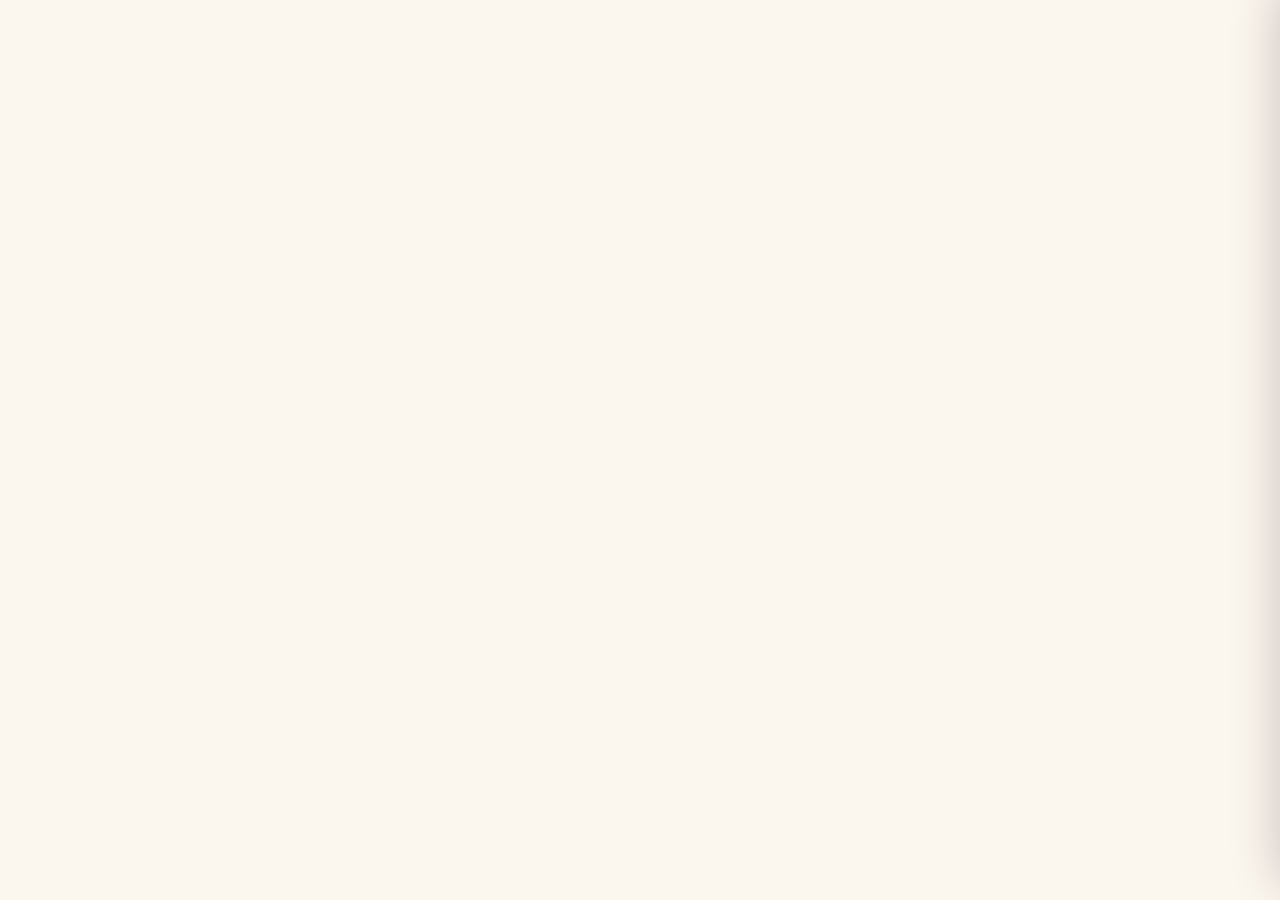
<file: admin.html>
<!doctype html>
<html lang="fr">
<head>
<meta charset="utf-8" />
<meta name="viewport" content="width=device-width, initial-scale=1, viewport-fit=cover" />
<title>Cahier — La Petite Auberge de Flo</title>
<meta name="description" content="Tableau de bord chef — cahier de réservation." />
<meta name="theme-color" content="#3A1A2A" />
<meta name="robots" content="noindex, nofollow" />

<!-- PWA -->
<link rel="manifest" href="manifest.webmanifest" />
<link rel="apple-touch-icon" href="assets/apple-touch-icon.png" />
<meta name="apple-mobile-web-app-capable" content="yes" />
<meta name="apple-mobile-web-app-status-bar-style" content="black-translucent" />
<meta name="apple-mobile-web-app-title" content="Auberge Flo" />

<link rel="preconnect" href="https://fonts.googleapis.com" />
<link rel="preconnect" href="https://fonts.gstatic.com" crossorigin />
<!-- Charte réelle de l'auberge : Boogaloo (titres) + Poppins (corps).
     Caveat sert aux commentaires manuscrits du cahier. -->
<link href="https://fonts.googleapis.com/css2?family=Boogaloo&family=Poppins:wght@300;400;500;600;700&family=Caveat:wght@400;600&display=swap" rel="stylesheet" />

<link rel="stylesheet" href="styles.css" />
<link rel="stylesheet" href="admin.css" />
<link rel="stylesheet" href="cahier.css" />
<script src="evenement-du-jour.js" defer></script>
</head>
<body class="adminpage">

<div id="bandeau-evenement" class="bandeau-evenement" hidden role="status"></div>

<!-- ============================================================
     ÉCRAN DE CONNEXION
     ============================================================ -->
<section id="login-screen" class="screen">
  <div class="adm-login-card">
    <div class="adm-login-brand">
      <img src="assets/logo.webp" alt="" />
      <span class="nav__brand-text">
        <span class="nav__brand-line1">La Petite Auberge</span>
        <span class="nav__brand-line2">de Flo</span>
      </span>
    </div>

    <p class="adm-login-eyebrow">— Espace chef —</p>
    <h1 class="adm-login-title">Connectez-vous à votre <em>cahier</em></h1>

    <form id="loginForm" novalidate>
      <div class="adm-form-field">
        <label for="login-email">Email</label>
        <input type="email" id="login-email" name="email" autocomplete="username" required />
      </div>
      <div class="adm-form-field">
        <label for="login-pwd">Mot de passe</label>
        <input type="password" id="login-pwd" name="password" autocomplete="current-password" required />
      </div>
      <button type="submit" class="adm-login-submit" id="loginSubmit">Connexion</button>
      <p class="adm-login-error" id="loginError" hidden></p>
    </form>
  </div>
</section>


<!-- ============================================================
     APPLICATION — 4 onglets fixes
     ============================================================ -->
<section id="app-screen" class="screen">
  <div class="cah-body">

    <!-- ---------- ONGLET 1 : CAHIER ---------- -->
    <section class="cah-tab is-active" id="tab-cahier">
      <header class="cah-top">
        <div class="cah-top__row">
          <h1 class="cah-top__title"><span id="cahDate">—</span><small id="cahWeek"></small></h1>
          <div class="cah-top__nav">
            <button class="cah-navbtn" type="button" id="cahPrev" aria-label="Jour précédent">‹</button>
            <label class="cah-navbtn cah-datepick" title="Choisir une date">
              <span aria-hidden="true">📅</span>
              <input type="date" id="cahDateInput" aria-label="Aller à une date" />
            </label>
            <button class="cah-navbtn" type="button" id="cahNext" aria-label="Jour suivant">›</button>
          </div>
        </div>

        <div class="cah-seg" id="cahSeg" role="tablist" aria-label="Service">
          <button type="button" data-service="midi">Midi <span id="cahSegMidi"></span></button>
          <button type="button" data-service="soir">Soir <span id="cahSegSoir"></span></button>
        </div>

        <div class="cah-recap" id="cahRecap"></div>
      </header>

      <div class="cah-paper">
        <div class="cah-margin" aria-hidden="true"></div>

        <div class="cah-closed-banner" id="cahClosed" hidden></div>

        <div class="cah-memo">
          <span class="cah-memo__label">Mémo du jour</span>
          <span class="cah-memo__saved" id="cahMemoSaved" hidden>✓ enregistré</span>
          <textarea id="cahMemoInput" rows="1" maxlength="500"
                    placeholder="Plat du jour, groupe attendu…"
                    aria-label="Mémo du jour"></textarea>
        </div>

        <div class="cah-rows" id="cahRows"></div>
        <div class="cah-foot" id="cahFoot"></div>
      </div>
    </section>

    <!-- ---------- ONGLET 2 : À TRAITER ---------- -->
    <section class="cah-tab" id="tab-inbox">
      <header class="cah-top">
        <div class="cah-top__row">
          <h1 class="cah-top__title">À traiter<small id="inboxSub">—</small></h1>
          <div class="cah-top__nav">
            <button class="cah-navbtn" type="button" data-refresh aria-label="Rafraîchir">⟳</button>
          </div>
        </div>
      </header>

      <div class="cah-plain">
        <div class="cah-search">
          <span aria-hidden="true">🔎</span>
          <input type="search" id="inboxSearch" placeholder="Chercher un nom ou un numéro…" aria-label="Chercher une demande" />
        </div>
        <div class="cah-hdr2"><h4>Demandes reçues</h4><em>plus ancienne d'abord</em></div>
        <div id="inboxList"></div>
      </div>
    </section>

    <!-- ---------- ONGLET 3 : HISTORIQUE ---------- -->
    <section class="cah-tab" id="tab-history">
      <header class="cah-top">
        <div class="cah-top__row">
          <h1 class="cah-top__title">Historique<small>Ce qui s'est passé</small></h1>
          <div class="cah-top__nav">
            <button class="cah-navbtn" type="button" data-refresh aria-label="Rafraîchir">⟳</button>
          </div>
        </div>
      </header>

      <div class="cah-plain">
        <div class="cah-search">
          <span aria-hidden="true">🔎</span>
          <input type="search" id="histSearch" placeholder="Chercher un nom ou un numéro…" aria-label="Chercher une réservation" />
        </div>
        <div class="cah-range" id="histRange">
          <button type="button" data-range="7" class="is-on">7 jours</button>
          <button type="button" data-range="30">30 jours</button>
        </div>
        <div id="histBody"></div>
      </div>
    </section>

    <!-- ---------- ONGLET 4 : RÉGLAGES ---------- -->
    <section class="cah-tab" id="tab-settings">
      <header class="cah-top">
        <div class="cah-top__row">
          <h1 class="cah-top__title">Réglages<small>Capacité, fermetures, compte</small></h1>
        </div>
      </header>
      <div class="cah-plain" id="settingsBody"></div>
    </section>

  </div>

  <button class="cah-fab" type="button" id="fabAdd" aria-label="Ajouter une réservation">＋</button>

  <nav class="cah-tabs" aria-label="Navigation principale">
    <button class="cah-tabbtn is-on" type="button" data-tab="cahier"><i aria-hidden="true">📖</i><span>Cahier</span></button>
    <button class="cah-tabbtn" type="button" data-tab="inbox"><i aria-hidden="true">📥</i><span>À traiter</span><b class="cah-tabbtn__dot" id="inboxDot" hidden>0</b></button>
    <button class="cah-tabbtn" type="button" data-tab="history"><i aria-hidden="true">📊</i><span>Historique</span></button>
    <button class="cah-tabbtn" type="button" data-tab="settings"><i aria-hidden="true">⚙</i><span>Réglages</span></button>
  </nav>
</section>


<!-- ============================================================
     TIROIR DE DÉTAIL
     ============================================================ -->
<div class="adm-sheet-backdrop" id="sheetBackdrop"></div>
<aside class="adm-sheet" id="detailSheet" aria-hidden="true">
  <div class="adm-sheet__grip"></div>
  <button class="adm-sheet__close" type="button" id="sheetClose" aria-label="Fermer">✕</button>
  <div class="adm-sheet__inner" id="sheetInner"><!-- rendu par JS --></div>
</aside>


<!-- ============================================================
     JS
     ============================================================ -->
<script type="module">
  import {
    supabase,
    signIn, signOut, getSession,
    listReservations, updateStatus, updateInternalNotes,
    subscribeReservations,
    subscribePush, unsubscribePush,
    setServiceClosed, setOfflineCouverts, setServiceNotes,
    setTableNo, setAttendance, updateReservation, deleteReservation,
    getDefaultCapacities, setDefaultCapacities,
    listClosures, addWeeklyClosure, addRangeClosure, removeClosure,
    createReservationAsChef,
  } from './supabase.js';

  const $  = (s, r = document) => r.querySelector(s);
  const $$ = (s, r = document) => Array.from(r.querySelectorAll(s));

  const WEEKDAYS = [
    { dow: 1, short: 'Lun' }, { dow: 2, short: 'Mar' }, { dow: 3, short: 'Mer' },
    { dow: 4, short: 'Jeu' }, { dow: 5, short: 'Ven' }, { dow: 6, short: 'Sam' },
    { dow: 0, short: 'Dim' },
  ];

  // ============================================================
  // DATES — toujours le jour civil à Paris, jamais UTC ni le fuseau
  // de la machine. Minuit UTC = 2 h du matin à Paris en été : sans ça,
  // le cahier bascule de page en plein service du soir.
  // ============================================================
  const TZ = 'Europe/Paris';
  const ISO_FMT = new Intl.DateTimeFormat('en-CA', { timeZone: TZ, year: 'numeric', month: '2-digit', day: '2-digit' });
  const HOUR_FMT = new Intl.DateTimeFormat('en-GB', { timeZone: TZ, hour: '2-digit', hour12: false });

  function todayISO() { return ISO_FMT.format(new Date()); }

  // Décalage en jours sur une date ISO, via midi UTC : jamais de saut d'heure d'été.
  function addDays(iso, n) {
    const d = new Date(iso + 'T12:00:00Z');
    d.setUTCDate(d.getUTCDate() + n);
    return d.toISOString().slice(0, 10);
  }

  function currentService() {
    return parseInt(HOUR_FMT.format(new Date()), 10) < 15 ? 'midi' : 'soir';
  }

  const DAY_FMT      = new Intl.DateTimeFormat('fr-FR', { weekday: 'long', day: 'numeric', month: 'long' });
  const DAY_FMT_SHORT= new Intl.DateTimeFormat('fr-FR', { weekday: 'short', day: 'numeric', month: 'short' });

  function fmtDay(iso)      { return DAY_FMT.format(new Date(iso + 'T12:00:00')).replace(/^./, c => c.toUpperCase()); }
  function fmtDayShort(iso) { return DAY_FMT_SHORT.format(new Date(iso + 'T12:00:00')).replace(/^./, c => c.toUpperCase()); }

  // Numéro de semaine ISO 8601 (celui du calendrier mural, semaine au jeudi).
  function isoWeek(iso) {
    const d = new Date(iso + 'T12:00:00Z');
    d.setUTCDate(d.getUTCDate() - ((d.getUTCDay() + 6) % 7) + 3);
    const firstThu = new Date(Date.UTC(d.getUTCFullYear(), 0, 4));
    firstThu.setUTCDate(firstThu.getUTCDate() - ((firstThu.getUTCDay() + 6) % 7) + 3);
    return 1 + Math.round((d - firstThu) / (7 * 86400000));
  }

  // ============================================================
  // ÉTAT
  // ============================================================
  const HISTORY_DAYS = 30;   // profondeur chargée par défaut

  const state = {
    reservations: [],
    overrides:    [],
    closures:     [],
    defaults:     { midi: 30, soir: 40 },
    fromDate:     addDays(todayISO(), -HISTORY_DAYS),
    tab:          'cahier',
    cursorDate:   todayISO(),
    cursorService: currentService(),
    histRange:    7,
    currentId:    null,
    unsubscribe:  null,
    memoFocused:  false,
    renderPending: false,
  };

  // ---------- PWA service worker ----------
  if ('serviceWorker' in navigator) {
    window.addEventListener('load', () => {
      navigator.serviceWorker.register('sw.js').catch((e) => console.warn('SW register failed', e));
    });
  }

  // ---------- Notifications ----------
  async function ensureNotifPermission() {
    if (!('Notification' in window)) return false;
    if (Notification.permission === 'granted') return true;
    if (Notification.permission === 'denied')  return false;
    return (await Notification.requestPermission()) === 'granted';
  }

  async function ensurePushSubscription() {
    try {
      if (!(await ensureNotifPermission())) return;
      await subscribePush();
    } catch (e) {
      console.warn('[push] souscription échouée :', e.message);
    }
  }

  let firstLoadDone = false;
  function onRealtimeChange(payload) {
    if (!firstLoadDone) return;
    if (payload.eventType === 'INSERT') {
      const r = payload.new;
      const body = `${r.name} · ${r.guests} pers. · ${fmtDayShort(r.date)} (${r.service})`;
      if (Notification.permission === 'granted') {
        new Notification('Nouvelle réservation !', { body, icon: 'assets/icon-192.png', tag: r.id });
      }
    }
  }

  // ============================================================
  // ROUTAGE LOGIN / APP
  // ============================================================
  async function route() {
    const session = await getSession();
    if (session) await openApp();
    else showLogin();
  }

  function showLogin() {
    if (state.unsubscribe) { state.unsubscribe(); state.unsubscribe = null; }
    $('#app-screen').classList.remove('is-active');
    $('#login-screen').classList.add('is-active');
    window.scrollTo(0, 0);
  }

  async function openApp() {
    $('#login-screen').classList.remove('is-active');
    $('#app-screen').classList.add('is-active');
    window.scrollTo(0, 0);
    await refresh();
    ensurePushSubscription();
    if (!state.unsubscribe) {
      firstLoadDone = false;
      state.unsubscribe = subscribeReservations((payload) => {
        onRealtimeChange(payload);
        refresh();
      });
      setTimeout(() => { firstLoadDone = true; }, 1500);
    }
  }

  $('#loginForm').addEventListener('submit', async (e) => {
    e.preventDefault();
    const btn = $('#loginSubmit');
    const err = $('#loginError');
    err.hidden = true;
    btn.disabled = true;
    const original = btn.textContent;
    btn.textContent = 'Connexion…';
    try {
      await signIn($('#login-email').value, $('#login-pwd').value);
      await openApp();
    } catch (e2) {
      err.textContent = e2.message === 'Invalid login credentials'
        ? 'Email ou mot de passe incorrect.'
        : ('Erreur : ' + e2.message);
      err.hidden = false;
    } finally {
      btn.disabled = false;
      btn.textContent = original;
    }
  });

  // ============================================================
  // CHARGEMENT DES DONNÉES
  // ============================================================
  async function refresh() {
    try {
      const [reservations, ovResp, defaults, closures] = await Promise.all([
        listReservations({ fromDate: state.fromDate }),
        supabase.from('service_overrides').select('*').gte('date', state.fromDate),
        getDefaultCapacities(),
        listClosures(),
      ]);
      if (ovResp.error) throw ovResp.error;
      state.reservations = reservations;
      state.overrides    = ovResp.data || [];
      state.defaults     = defaults;
      state.closures     = closures;
    } catch (e) {
      console.error(e);
      $('#cahRows').innerHTML = emptyHtml('⚠️', 'Chargement impossible', esc(e.message));
      return;
    }
    renderAll();
  }

  // Le cahier peut remonter plus loin que ce qui est chargé : on élargit la
  // fenêtre et on recharge, plutôt que d'afficher une page faussement vide.
  async function ensureLoadedUpTo(date) {
    if (date >= state.fromDate) return;
    state.fromDate = addDays(date, -7);
    await refresh();
  }

  function renderAll() {
    // Ne pas réécrire le mémo sous les doigts du chef pendant qu'il le tape.
    if (state.memoFocused) { state.renderPending = true; return; }
    state.renderPending = false;
    renderTabBadge();
    if (state.tab === 'cahier')   renderCahier();
    if (state.tab === 'inbox')    renderInbox();
    if (state.tab === 'history')  renderHistory();
    if (state.tab === 'settings') renderSettings();
  }

  // ============================================================
  // HELPERS
  // ============================================================
  function esc(s) {
    return String(s ?? '').replace(/[&<>"']/g, c => ({ '&':'&amp;','<':'&lt;','>':'&gt;','"':'&quot;',"'":'&#39;' }[c]));
  }

  function timeLabel(r) {
    if (r?.time) {
      const [h, m] = r.time.split(':');
      return `${parseInt(h, 10)}h${m}`;
    }
    return r?.service === 'midi' ? '12h00' : '19h30';
  }

  function relTime(iso) {
    const mins = Math.floor((Date.now() - new Date(iso).getTime()) / 60000);
    if (mins < 1)    return "à l'instant";
    if (mins < 60)   return `il y a ${mins} min`;
    if (mins < 1440) return `il y a ${Math.floor(mins / 60)} h`;
    return `il y a ${Math.floor(mins / 1440)} j`;
  }

  function telHref(phone) { return 'tel:' + String(phone || '').replace(/[^\d+]/g, ''); }

  // ============================================================
  // MESSAGE DE CONFIRMATION (bouton 💬 de l'onglet « À traiter »)
  //
  // ⚠️ POUR CHANGER LE TEXTE DU MESSAGE : c'est ici, et nulle part ailleurs.
  // Les mots entre accolades sont remplacés automatiquement :
  //   {nom} {date} {heure} {couverts} {service}
  // Un mot inconnu entre accolades reste tel quel dans le SMS.
  // Après modification : bumper CACHE_VERSION dans sw.js, sinon le chef
  // continue d'ouvrir l'ancienne version depuis le cache.
  // ============================================================
  const SMS_TEMPLATE =
    "Bonjour {nom}, nous vous confirmons la réservation du {date}, à {heure}  pour {couverts} personne(s). À bientôt ! La Petite Auberge de Flo";

  const TOKENS = ['nom', 'date', 'heure', 'couverts', 'service'];
  const TOKEN_RE = new RegExp('\\{(' + TOKENS.join('|') + ')\\}', 'g');

  // Une seule passe : des replace() successifs réinjecteraient (un client
  // nommé « {date} » verrait son nom remplacé au passage suivant).
  function renderTemplate(tpl, r) {
    let vals;
    try {
      vals = {
        nom:      r.name || '',
        date:     fmtDayShort(r.date),
        heure:    timeLabel(r),
        couverts: String(r.guests ?? ''),
        service:  r.service || '',
      };
    } catch (e) {
      // fmtDayShort sur une date absente lève un RangeError : sans ce filet,
      // une seule ligne mal formée viderait l'onglet « À traiter » en entier.
      console.error('renderTemplate', e);
      return '';
    }
    return String(tpl).replace(TOKEN_RE, (m, k) => vals[k]);
  }

  // Nom distinct de phoneDigits : matchesSearch() déclare déjà un const de ce
  // nom, qui masquerait celle-ci dans son scope.
  function smsPhone(r) { return String(r?.phone || '').replace(/[^\d+]/g, ''); }

  // « ?& » plutôt que « ?body= » seul (Android) ou « &body= » seul (iOS) : un
  // seul paramètre, séparateur avalé par les deux familles de parseurs. Surtout
  // PAS la double émission ?body=X&body=X parfois recommandée en ligne — un
  // parseur qui concatène les valeurs répétées enverrait le message en double,
  // et un corps dupliqué peut partir sans être vu, un corps vide non.
  // encodeURIComponent laisse passer l'apostrophe, que esc() transformerait en
  // &#39; dans le href : on l'encode nous-mêmes plutôt que de dépendre du
  // décodage du navigateur.
  function smsHref(r) {
    const body = encodeURIComponent(renderTemplate(SMS_TEMPLATE, r)).replace(/'/g, '%27');
    return `sms:${smsPhone(r)}?&body=${body}`;
  }

  function canSms(r) {
    if (!smsPhone(r)) return false;          // « pas de tel » passe le formulaire
    // Le tiroir de détail s'ouvre sur toutes les lignes du cahier : pas de
    // « c'est confirmé » sur une réservation refusée ou annulée.
    if (r.status !== 'en_attente' && r.status !== 'confirmee') return false;
    try { fmtDayShort(r.date); } catch (_) { return false; }  // pas de message à trous
    return true;
  }

  function emptyHtml(icon, title, text) {
    return `<div class="cah-empty">
      <div class="cah-empty__icon">${icon}</div>
      <h2 class="cah-empty__title">${title}</h2>
      <p class="cah-empty__text">${text}</p>
    </div>`;
  }

  // Une réservation "au cahier" = confirmée ou en attente. Refusées et annulées
  // n'occupent pas de table et ne doivent pas fausser la lecture du service.
  function bookedRows(date, service) {
    return state.reservations
      .filter(r => r.date === date && r.service === service
                && (r.status === 'confirmee' || r.status === 'en_attente'))
      .sort((a, b) => String(a.time || '').localeCompare(String(b.time || ''))
                   || String(a.created_at).localeCompare(String(b.created_at)));
  }

  function overrideFor(date, service) {
    return state.overrides.find(o => o.date === date && o.service === service) || null;
  }

  function capacityFor(date, service) {
    const appGuests = bookedRows(date, service).reduce((s, r) => s + r.guests, 0);
    const ov      = overrideFor(date, service);
    const offline = ov?.offline_couverts ?? 0;
    const max     = ov?.max_couverts ?? state.defaults[service];
    const closed  = ov?.manually_closed === true;
    return { current: appGuests + offline, appGuests, max, closed, offline };
  }

  function closureFor(date, service) {
    const weekday = new Date(date + 'T12:00:00Z').getUTCDay();
    return state.closures.find(c => {
      if (c.service && c.service !== service) return false;
      if (c.kind === 'weekly') return c.weekday === weekday;
      if (c.kind === 'range')  return date >= c.start_date && date <= c.end_date;
      return false;
    }) || null;
  }

  function pendingCount() {
    return state.reservations.filter(r => r.status === 'en_attente').length;
  }

  function renderTabBadge() {
    const n = pendingCount();
    const dot = $('#inboxDot');
    dot.hidden = n === 0;
    dot.textContent = n;
    $('#inboxSub').textContent = n === 0
      ? 'rien en attente'
      : `${n} demande${n > 1 ? 's' : ''} en attente`;
  }

  // ============================================================
  // ONGLETS
  // ============================================================
  function setTab(name) {
    state.tab = name;
    $$('.cah-tab').forEach(s => s.classList.toggle('is-active', s.id === 'tab-' + name));
    $$('.cah-tabbtn').forEach(b => b.classList.toggle('is-on', b.dataset.tab === name));
    $('#fabAdd').hidden = (name !== 'cahier' && name !== 'inbox');
    window.scrollTo(0, 0);
    renderAll();
  }

  $$('.cah-tabbtn').forEach(b => b.addEventListener('click', () => setTab(b.dataset.tab)));
  $$('[data-refresh]').forEach(b => b.addEventListener('click', () => refresh()));

  // ============================================================
  // ONGLET 1 — LE CAHIER
  // ============================================================
  function renderCahier() {
    const date = state.cursorDate;
    const svc  = state.cursorService;

    // — en-tête —
    const today = todayISO();
    let dayName = fmtDay(date);
    if (date === today)               dayName = "Aujourd'hui";
    else if (date === addDays(today, 1))  dayName = 'Demain';
    else if (date === addDays(today, -1)) dayName = 'Hier';
    $('#cahDate').textContent = dayName;
    $('#cahWeek').textContent = (date === today || date === addDays(today, 1) || date === addDays(today, -1))
      ? `${fmtDay(date)} · semaine ${isoWeek(date)}`
      : `Semaine ${isoWeek(date)}`;
    $('#cahDateInput').value = date;

    const midiCap = capacityFor(date, 'midi');
    const soirCap = capacityFor(date, 'soir');
    $('#cahSegMidi').textContent = `· ${midiCap.current}`;
    $('#cahSegSoir').textContent = `· ${soirCap.current}`;
    $$('#cahSeg button').forEach(b => b.classList.toggle('is-on', b.dataset.service === svc));

    // — récap : quatre chiffres, toujours pour le service affiché —
    const rows = bookedRows(date, svc);
    const cap  = svc === 'midi' ? midiCap : soirCap;
    const tables = new Set(rows.map(r => (r.table_no || '').trim()).filter(Boolean)).size;

    const byTime = new Map();
    for (const r of rows) byTime.set(r.time, (byTime.get(r.time) || 0) + r.guests);
    let peak = '—';
    if (byTime.size) {
      const best = [...byTime.entries()].sort((a, b) => b[1] - a[1] || String(a[0]).localeCompare(String(b[0])))[0];
      peak = timeLabel({ time: best[0] });
    }

    // Un service fermé n'a pas de place « restante » : afficher un nombre
    // laisserait croire qu'on peut encore prendre des couverts. Les fermetures
    // récurrentes et par période comptent autant que la fermeture manuelle.
    const closure = closureFor(date, svc);
    const closedAnyway = cap.closed || !!closure;
    const isFull = closedAnyway || (cap.max != null && cap.current >= cap.max);
    const remaining = closedAnyway ? '—'
                    : (cap.max == null ? '∞' : Math.max(0, cap.max - cap.current));

    $('#cahRecap').innerHTML = `
      <div><b>${cap.current}</b><span>Couverts</span></div>
      <div><b>${tables || '—'}</b><span>Tables</span></div>
      <div><b>${peak}</b><span>Pic</span></div>
      <div class="${isFull ? 'is-full' : ''}"><b>${remaining}</b><span>Restants</span></div>`;

    // — bandeau de fermeture —
    const banner = $('#cahClosed');
    if (closedAnyway) {
      banner.hidden = false;
      banner.textContent = cap.closed
        ? 'Service marqué complet — le formulaire du site refuse les nouvelles demandes.'
        : `Restaurant fermé ce ${svc}${closure.reason ? ` — ${closure.reason}` : ''}.`;
    } else {
      banner.hidden = true;
    }

    // — mémo du jour —
    const memo = overrideFor(date, svc)?.notes || '';
    const memoInput = $('#cahMemoInput');
    if (!state.memoFocused && memoInput.value !== memo) {
      memoInput.value = memo;
      autosizeMemo();
    }

    // — les lignes réglées —
    const MIN_ROWS = 6;
    const lines = rows.map((r, i) => rowHtml(r, i + 1));
    for (let i = rows.length; i < MIN_ROWS; i++) {
      lines.push(`<div class="cah-row cah-row--empty">
        <div class="cah-row__n">${i + 1}</div>
        <div class="cah-row__time"></div>
        <div class="cah-row__id">ligne libre…</div>
      </div>`);
    }
    $('#cahRows').innerHTML = lines.join('');

    // — pied de page —
    $('#cahFoot').innerHTML = `
      <button class="cah-foot__offline" type="button" data-cah-offline
              aria-label="Modifier les couverts pris hors application">
        ${cap.offline > 0
          ? `+ ${cap.offline} couvert${cap.offline > 1 ? 's' : ''} hors application`
          : '<u>aucun couvert hors application</u>'}
      </button>
      <div class="cah-foot__actions">
        <button class="cah-foot__btn ${cap.closed ? 'cah-foot__btn--closed' : ''}" type="button" data-cah-toggle-closed>
          ${cap.closed ? 'Rouvrir le service' : 'Marquer complet'}
        </button>
      </div>`;
  }

  function rowHtml(r, n) {
    const cls = ['cah-row'];
    if (r.attendance === 'arrive') cls.push('is-done');
    if (r.attendance === 'absent') cls.push('is-absent');
    if (r.status === 'en_attente') cls.push('is-pending');

    const note  = (r.notes || '').trim() || (r.internal_notes || '').trim();
    const isPending = r.status === 'en_attente';

    // Une demande non validée se tranche depuis le cahier : deux ronds à la
    // place de la table et du pointage. Elle n'a pas encore de table — on ne
    // place personne avant d'avoir dit oui — donc la largeur ne bouge pas.
    let tail;
    if (isPending) {
      tail = `
        <button class="cah-row__decide cah-row__decide--yes" type="button"
                data-action="confirm" data-id="${r.id}"
                aria-label="Valider la réservation de ${esc(r.name)}">✓</button>
        <button class="cah-row__decide cah-row__decide--no" type="button"
                data-action="refuse" data-id="${r.id}"
                aria-label="Refuser la réservation de ${esc(r.name)}">✕</button>`;
    } else {
      const table = (r.table_no || '').trim();
      const check = r.attendance === 'arrive' ? '✓' : (r.attendance === 'absent' ? '✕' : '');
      const checkCls = r.attendance === 'arrive' ? 'is-arrive' : (r.attendance === 'absent' ? 'is-absent' : '');
      const checkLabel = r.attendance === 'arrive' ? 'arrivé' : (r.attendance === 'absent' ? 'pas venu' : 'pas encore pointé');
      tail = `
        <span class="cah-row__table ${table ? 'is-set' : ''}">${table ? esc(table) : '–'}</span>
        <button class="cah-row__check ${checkCls}" type="button" data-check="${r.id}"
                aria-label="Pointage : ${checkLabel}">${check}</button>`;
    }

    return `
      <div class="${cls.join(' ')}" data-row="${r.id}" role="button" tabindex="0"
           aria-label="${esc(r.name)}, ${r.guests} personnes à ${timeLabel(r)}">
        <div class="cah-row__n">${n}</div>
        <div class="cah-row__time">${timeLabel(r)}</div>
        <div class="cah-row__pax">${r.guests}</div>
        <div class="cah-row__id">
          <div class="cah-row__name">${esc(r.name)}${isPending ? ' · à valider' : ''}</div>
          ${note ? `<div class="cah-row__note">${esc(note)}</div>` : ''}
        </div>
        <a class="cah-row__tel" href="${esc(telHref(r.phone))}" data-stop
           aria-label="Appeler ${esc(r.name)}">📞</a>
        ${tail}
      </div>`;
  }

  function autosizeMemo() {
    const el = $('#cahMemoInput');
    el.style.height = 'auto';
    el.style.height = el.scrollHeight + 'px';
  }

  // --- navigation dans le cahier ---
  $('#cahPrev').addEventListener('click', async () => {
    state.cursorDate = addDays(state.cursorDate, -1);
    await ensureLoadedUpTo(state.cursorDate);
    renderAll();
  });
  $('#cahNext').addEventListener('click', () => {
    state.cursorDate = addDays(state.cursorDate, 1);
    renderAll();
  });
  $('#cahDateInput').addEventListener('change', async (e) => {
    if (!e.target.value) return;
    state.cursorDate = e.target.value;
    await ensureLoadedUpTo(state.cursorDate);
    renderAll();
  });
  $('#cahSeg').addEventListener('click', (e) => {
    const b = e.target.closest('[data-service]');
    if (!b) return;
    state.cursorService = b.dataset.service;
    renderAll();
  });

  // --- mémo du jour, enregistré au fil de la frappe ---
  let memoTimer;
  $('#cahMemoInput').addEventListener('focus', () => { state.memoFocused = true; });
  $('#cahMemoInput').addEventListener('blur', () => {
    state.memoFocused = false;
    if (state.renderPending) renderAll();
  });
  $('#cahMemoInput').addEventListener('input', (e) => {
    autosizeMemo();
    clearTimeout(memoTimer);
    const date = state.cursorDate, svc = state.cursorService, value = e.target.value;
    memoTimer = setTimeout(async () => {
      try {
        await setServiceNotes(date, svc, value);
        // On tient le cache local à jour pour ne pas perdre le mémo au re-render.
        const ov = overrideFor(date, svc);
        if (ov) ov.notes = value.trim() || null;
        else state.overrides.push({ date, service: svc, notes: value.trim() || null, offline_couverts: 0, manually_closed: false, max_couverts: null });
        const saved = $('#cahMemoSaved');
        saved.hidden = false;
        setTimeout(() => { saved.hidden = true; }, 1600);
      } catch (err) {
        alert("Le mémo n'a pas pu être enregistré : " + err.message);
      }
    }, 700);
  });

  // --- pointage : vide → arrivé → pas venu → vide ---
  // Tout ce qui n'est ni 'arrive' ni 'absent' compte comme non pointé : une
  // colonne absente ou une valeur inattendue ne doit pas geler le bouton.
  function nextAttendance(current) {
    if (current === 'arrive') return 'absent';
    if (current === 'absent') return null;
    return 'arrive';
  }

  document.addEventListener('click', async (e) => {
    const btn = e.target.closest('[data-check]');
    if (!btn) return;
    e.stopPropagation();
    const id = btn.dataset.check;
    const r  = state.reservations.find(x => x.id === id);
    if (!r) return;
    btn.disabled = true;
    try {
      const updated = await setAttendance(id, nextAttendance(r.attendance));
      r.attendance    = updated.attendance;
      r.attendance_at = updated.attendance_at;
      renderAll();
    } catch (err) {
      alert('Erreur : ' + err.message);
      btn.disabled = false;
    }
  });

  // --- ouverture d'une ligne ---
  // Les deux écouteurs de clic vivent sur `document` : un stopPropagation dans
  // l'autre handler ne suffirait pas à empêcher celui-ci de tirer. D'où ce
  // garde explicite sur les commandes posées à même la ligne.
  document.addEventListener('click', (e) => {
    if (e.target.closest('[data-stop], [data-check], [data-action]')) return;
    const row = e.target.closest('[data-row]');
    if (row) openRowSheet(row.dataset.row);
  });
  document.addEventListener('keydown', (e) => {
    if (e.key !== 'Enter' && e.key !== ' ') return;
    // Même garde que le handler de clic ci-dessus.
    if (e.target.closest?.('[data-stop], [data-check], [data-action]')) return;
    const row = e.target.closest?.('[data-row]');
    if (!row) return;
    e.preventDefault();
    openRowSheet(row.dataset.row);
  });

  // --- couverts hors application ---
  document.addEventListener('click', async (e) => {
    const btn = e.target.closest('[data-cah-offline]');
    if (!btn) return;
    const date = state.cursorDate, svc = state.cursorService;
    const cap = capacityFor(date, svc);
    const input = prompt(
      `Combien de couverts sont déjà pris hors application (téléphone, agenda papier) pour le service ${svc} du ${fmtDay(date)} ?\n\nCe nombre s'ajoute aux lignes du cahier pour calculer la place restante — ne comptez pas deux fois une réservation déjà écrite ci-dessus.`,
      String(cap.offline)
    );
    if (input === null) return;
    const n = parseInt(input, 10);
    if (Number.isNaN(n) || n < 0) { alert('Merci d\'entrer un nombre entier positif ou nul.'); return; }
    btn.disabled = true;
    try {
      await setOfflineCouverts(date, svc, n);
      await refresh();
    } catch (err) {
      alert('Erreur : ' + err.message);
      btn.disabled = false;
    }
  });

  // --- ouvrir / fermer le service ---
  document.addEventListener('click', async (e) => {
    const btn = e.target.closest('[data-cah-toggle-closed]');
    if (!btn) return;
    const date = state.cursorDate, svc = state.cursorService;
    const wasClosed = capacityFor(date, svc).closed;
    btn.disabled = true;
    btn.textContent = wasClosed ? 'Réouverture…' : 'Fermeture…';
    try {
      await setServiceClosed(date, svc, !wasClosed);
      await refresh();
    } catch (err) {
      alert('Erreur : ' + err.message);
      btn.disabled = false;
    }
  });

  // ============================================================
  // ONGLET 2 — À TRAITER
  // ============================================================
  function matchesSearch(r, q) {
    if (!q) return true;
    const needle = q.trim().toLowerCase();
    if (!needle) return true;
    const digits = needle.replace(/\D/g, '');
    const phoneDigits = String(r.phone || '').replace(/\D/g, '');
    return String(r.name || '').toLowerCase().includes(needle)
        || (digits.length >= 3 && phoneDigits.includes(digits));
  }

  function renderInbox() {
    const q = $('#inboxSearch').value;
    const rows = state.reservations
      .filter(r => r.status === 'en_attente')
      .filter(r => matchesSearch(r, q))
      .sort((a, b) => String(a.created_at).localeCompare(String(b.created_at)));

    if (!rows.length) {
      $('#inboxList').innerHTML = q
        ? emptyHtml('🔎', 'Aucun résultat', 'Aucune demande en attente ne correspond à cette recherche.')
        : emptyHtml('✅', 'Rien à traiter', 'Toutes les demandes sont validées. Le cahier est à jour.');
      return;
    }

    $('#inboxList').innerHTML = rows.map(r => {
      const cap = capacityFor(r.date, r.service);
      const over = cap.max != null && cap.current > cap.max;
      const meta = [
        esc(r.phone),
        r.lang && r.lang !== 'fr' ? `demande en ${r.lang.toUpperCase()}` : null,
        over ? '⚠ dépasse la capacité du service' : null,
      ].filter(Boolean).join(' · ');

      return `
        <article class="cah-card ${over ? 'cah-card--over' : ''}" data-row="${r.id}">
          <div class="cah-card__top">
            <div class="cah-card__when">${fmtDayShort(r.date)} · ${timeLabel(r)}</div>
            <div class="cah-card__ago">${relTime(r.created_at)}</div>
          </div>
          <p class="cah-card__name">${esc(r.name)} · ${r.guests} personne${r.guests > 1 ? 's' : ''}</p>
          <p class="cah-card__meta">${meta}</p>
          ${r.notes ? `<p class="cah-card__note">${esc(r.notes)}</p>` : ''}
          <div class="cah-btnrow">
            <button class="adm-btn adm-btn--success" type="button" data-action="confirm" data-id="${r.id}">✓ Valider</button>
            <a class="adm-btn adm-btn--call cah-btn--icon" href="${esc(telHref(r.phone))}" data-stop aria-label="Appeler">📞</a>
            ${canSms(r) ? `<a class="adm-btn adm-btn--sms cah-btn--icon" href="${esc(smsHref(r))}" data-stop aria-label="Envoyer le message de confirmation à ${esc(r.name)}">💬</a>` : ''}
            <button class="adm-btn adm-btn--danger cah-btn--icon" type="button" data-action="refuse" data-id="${r.id}" aria-label="Refuser">✕</button>
          </div>
        </article>`;
    }).join('');
  }

  $('#inboxSearch').addEventListener('input', () => renderInbox());

  // ============================================================
  // ONGLET 3 — HISTORIQUE
  // ============================================================
  function renderHistory() {
    const q = $('#histSearch').value.trim();

    // La recherche balaie tout ce qui est chargé, passé comme à venir : c'est
    // elle qui répond à « le monsieur qui a appelé la semaine dernière ».
    if (q) {
      const hits = state.reservations
        .filter(r => matchesSearch(r, q))
        .sort((a, b) => String(b.date).localeCompare(String(a.date)));
      $('#histBody').innerHTML = hits.length
        ? `<div class="cah-hdr2"><h4>${hits.length} résultat${hits.length > 1 ? 's' : ''}</h4><em>plus récent d'abord</em></div>
           <div class="cah-daylist">${hits.map(r => `
             <button class="cah-dayrow" type="button" data-goto-date="${r.date}" data-goto-service="${r.service}">
               <strong>${esc(r.name)} — ${r.guests} pers.</strong>
               <span>${fmtDayShort(r.date)} · ${timeLabel(r)}</span>
             </button>`).join('')}</div>`
        : emptyHtml('🔎', 'Aucun résultat', `Rien ne correspond à « ${esc(q)} » sur les ${HISTORY_DAYS} derniers jours.`);
      return;
    }

    const today = todayISO();
    const from  = addDays(today, -state.histRange);
    const past  = state.reservations.filter(r => r.date >= from && r.date < today);
    const kept  = past.filter(r => r.status === 'confirmee' || r.status === 'en_attente');

    const couverts = kept.reduce((s, r) => s + r.guests, 0);
    const midi = kept.filter(r => r.service === 'midi').reduce((s, r) => s + r.guests, 0);
    const soir = couverts - midi;

    const servicesTenus = new Set(kept.map(r => r.date + r.service)).size;
    const moyenne = servicesTenus ? Math.round(couverts / servicesTenus) : 0;

    // Le taux de no-show ne se calcule que sur les lignes réellement pointées.
    // Sans pointage, afficher 0 % serait un chiffre faux qui se lit comme une donnée.
    const pointees = kept.filter(r => r.attendance === 'arrive' || r.attendance === 'absent');
    const absents  = kept.filter(r => r.attendance === 'absent');
    const noShow = pointees.length
      ? `${Math.round((absents.length / pointees.length) * 100)} %`
      : '—';
    const noShowNote = pointees.length
      ? `${absents.length} absent${absents.length > 1 ? 's' : ''} sur ${pointees.length} ligne${pointees.length > 1 ? 's' : ''} pointée${pointees.length > 1 ? 's' : ''}`
      : 'aucune ligne pointée sur la période';

    // graphe : couverts par jour, midi + soir empilés
    const days = [];
    for (let i = state.histRange; i >= 1; i--) days.push(addDays(today, -i));
    const perDay = days.map(d => ({
      date: d,
      midi: kept.filter(r => r.date === d && r.service === 'midi').reduce((s, r) => s + r.guests, 0),
      soir: kept.filter(r => r.date === d && r.service === 'soir').reduce((s, r) => s + r.guests, 0),
    }));
    const maxDay = Math.max(1, ...perDay.map(d => d.midi + d.soir));

    const chart = perDay.map(d => {
      const total = d.midi + d.soir;
      const h = Math.round((total / maxDay) * 100);
      const midiPart = total ? Math.round((d.midi / total) * h) : 0;
      return `<div class="cah-chart__bar" title="${fmtDayShort(d.date)} : ${total} couverts">
        ${d.soir ? `<div class="cah-chart__fill cah-chart__fill--soir" style="height:${h - midiPart}%"></div>` : ''}
        ${d.midi ? `<div class="cah-chart__fill" style="height:${midiPart}%"></div>` : ''}
        <div class="cah-chart__label">${d.date.slice(8)}</div>
      </div>`;
    }).join('');

    const dayList = [...new Set(past.map(r => r.date))]
      .sort((a, b) => b.localeCompare(a))
      .map(d => {
        const list = kept.filter(r => r.date === d);
        const g = list.reduce((s, r) => s + r.guests, 0);
        return `<button class="cah-dayrow" type="button" data-goto-date="${d}">
          <strong>${fmtDay(d)}</strong>
          <span>${list.length} résa · ${g} couverts</span>
        </button>`;
      }).join('');

    $('#histBody').innerHTML = `
      <div class="cah-kpis">
        <div class="cah-kpi"><b>${couverts}</b><span>Couverts</span><em>sur ${state.histRange} jours</em></div>
        <div class="cah-kpi"><b>${moyenne}</b><span>Moyenne</span><em>par service tenu</em></div>
        <div class="cah-kpi"><b>${noShow}</b><span>No-show</span><em>${noShowNote}</em></div>
        <div class="cah-kpi"><b>${midi} / ${soir}</b><span>Midi / Soir</span><em>répartition des couverts</em></div>
      </div>
      <div class="cah-chart">${chart}</div>
      <div class="cah-hdr2"><h4>Jours passés</h4><em>appuyer pour rouvrir la page</em></div>
      ${dayList ? `<div class="cah-daylist">${dayList}</div>`
                : emptyHtml('📭', 'Rien sur la période', 'Aucune réservation sur ces derniers jours.')}`;
  }

  $('#histSearch').addEventListener('input', () => renderHistory());
  $('#histRange').addEventListener('click', (e) => {
    const b = e.target.closest('[data-range]');
    if (!b) return;
    state.histRange = parseInt(b.dataset.range, 10);
    $$('#histRange button').forEach(x => x.classList.toggle('is-on', x === b));
    renderHistory();
  });

  // Retour au cahier depuis l'historique
  document.addEventListener('click', async (e) => {
    const b = e.target.closest('[data-goto-date]');
    if (!b) return;
    state.cursorDate = b.dataset.gotoDate;
    if (b.dataset.gotoService) state.cursorService = b.dataset.gotoService;
    await ensureLoadedUpTo(state.cursorDate);
    setTab('cahier');
  });

  // ============================================================
  // ONGLET 4 — RÉGLAGES
  // ============================================================
  async function getPushState() {
    if (!('serviceWorker' in navigator) || !('PushManager' in window)) return 'unsupported';
    if (Notification.permission === 'denied') return 'blocked';
    try {
      const reg = await navigator.serviceWorker.ready;
      const sub = await reg.pushManager.getSubscription();
      if (sub && Notification.permission === 'granted') return 'on';
      if (Notification.permission === 'granted') return 'permission-only';
      return 'off';
    } catch (e) {
      return 'error';
    }
  }

  const PUSH_LABELS = {
    on:                { dot: 'var(--adm-success)', title: 'Notifications activées', desc: "Tu reçois une notif sur ce téléphone à chaque nouvelle réservation, même app fermée.", btn: 'Désactiver', action: 'disable' },
    'permission-only': { dot: 'var(--adm-warning)', title: 'Pas encore souscrit', desc: "Permission accordée, mais ce téléphone n'est pas enregistré. Tape sur « Activer ».", btn: 'Activer', action: 'enable' },
    off:               { dot: 'var(--ink-soft)',    title: 'Notifications désactivées', desc: "Active-les pour être prévenu à chaque nouvelle réservation, même app fermée.", btn: 'Activer', action: 'enable' },
    blocked:           { dot: 'var(--adm-danger)',  title: 'Bloquées par iOS / le navigateur', desc: "Tu as refusé la permission. Réglages iOS → Notifications → Auberge Flo pour réautoriser.", btn: '', action: '' },
    unsupported:       { dot: 'var(--ink-soft)',    title: 'Push non supporté', desc: "Ce navigateur ne supporte pas les notifications web. Sur iPhone : iOS 16.4+ et app installée depuis l'écran d'accueil.", btn: '', action: '' },
    error:             { dot: 'var(--adm-danger)',  title: 'Erreur de configuration', desc: "Quelque chose s'est mal passé. Recharge la page.", btn: '', action: '' },
  };

  function weeklyClosureFor(dow) {
    return state.closures.find(c => c.kind === 'weekly' && c.weekday === dow && !c.service) || null;
  }

  function formatClosureRange(c) {
    const fmt = d => new Date(d + 'T12:00:00').toLocaleDateString('fr-FR', { day: 'numeric', month: 'short', year: 'numeric' });
    return c.start_date === c.end_date ? fmt(c.start_date) : `${fmt(c.start_date)} → ${fmt(c.end_date)}`;
  }

  async function renderSettings() {
    const session = await getSession();
    const userEmail = session?.user?.email || '—';
    const p = PUSH_LABELS[await getPushState()];

    $('#settingsBody').innerHTML = `
      <div class="adm-settings-section">
        <p class="adm-settings-label">Capacité par défaut</p>
        <p class="adm-settings-help">Nombre maximum de couverts acceptés <em>par défaut</em> pour chaque service. Un jour précis se ferme depuis le cahier, bouton « Marquer complet ».</p>
        <div class="adm-settings-capacity">
          <label class="adm-settings-capfield">
            <span>Midi</span>
            <input type="number" min="0" max="999" id="capMidi" value="${state.defaults.midi}" />
            <span class="adm-settings-capunit">couverts</span>
          </label>
          <label class="adm-settings-capfield">
            <span>Soir</span>
            <input type="number" min="0" max="999" id="capSoir" value="${state.defaults.soir}" />
            <span class="adm-settings-capunit">couverts</span>
          </label>
        </div>
        <button class="adm-btn adm-btn--success adm-btn--full" type="button" id="saveCapBtn">Enregistrer</button>
        <p class="adm-settings-saved" id="capSaved" hidden>✓ Enregistré</p>
      </div>

      <div class="adm-settings-section">
        <p class="adm-settings-label">Jours fermés chaque semaine</p>
        <p class="adm-settings-help">Coche les jours où le restaurant est fermé <em>toute la journée</em> — les réservations sont bloquées automatiquement sur le site.</p>
        <div class="adm-weekday-grid" id="weekdayGrid">
          ${WEEKDAYS.map(w => `<button type="button" class="adm-weekday-btn ${weeklyClosureFor(w.dow) ? 'is-closed' : ''}" data-weekday="${w.dow}">${w.short}</button>`).join('')}
        </div>
        ${(() => {
          const partial = state.closures.filter(c => c.kind === 'weekly' && c.service);
          if (!partial.length) return '';
          const label = c => `${WEEKDAYS.find(w => w.dow === c.weekday)?.short || c.weekday} — pas de service ${c.service}${c.reason ? ` (${esc(c.reason)})` : ''}`;
          return `<p class="adm-settings-help">Fermetures partielles déjà en place : ${partial.map(label).join(', ')}.</p>`;
        })()}
      </div>

      <div class="adm-settings-section">
        <p class="adm-settings-label">Fermetures exceptionnelles</p>
        <p class="adm-settings-help">Congés, jours fériés… bloque une période entière en une fois.</p>
        <div class="adm-closure-list" id="closureRangeList">
          ${state.closures.filter(c => c.kind === 'range').map(c => `
            <div class="adm-closure-item">
              <span>${formatClosureRange(c)}${c.reason ? ` — ${esc(c.reason)}` : ''}</span>
              <button type="button" class="adm-iconbtn" data-remove-closure="${c.id}" title="Supprimer">✕</button>
            </div>`).join('') || '<p class="adm-settings-help">Aucune période fermée à venir.</p>'}
        </div>
        <div class="adm-closure-form">
          <input type="date" id="closureStart" min="${todayISO()}" />
          <input type="date" id="closureEnd" min="${todayISO()}" />
          <input type="text" id="closureReason" placeholder="Raison (ex. congés d'été)" maxlength="200" />
          <button class="adm-btn adm-btn--success adm-btn--full" type="button" id="addClosureBtn">Fermer cette période</button>
        </div>
      </div>

      <div class="adm-settings-section">
        <p class="adm-settings-label">Notifications push</p>
        <div class="adm-settings-row">
          <span class="adm-settings-dot" style="background:${p.dot}"></span>
          <div class="adm-settings-text"><strong>${p.title}</strong><span>${p.desc}</span></div>
        </div>
        ${p.btn ? `<button class="adm-btn adm-btn--${p.action === 'enable' ? 'success' : 'ghost'} adm-btn--full" type="button" data-push-action="${p.action}">${p.btn}</button>` : ''}
      </div>

      <div class="adm-settings-section">
        <p class="adm-settings-label">Compte connecté</p>
        <div class="adm-settings-row">
          <span class="adm-settings-dot" style="background:var(--adm-success)"></span>
          <div class="adm-settings-text"><strong>${esc(userEmail)}</strong><span>Session active sur cet appareil.</span></div>
        </div>
        <button class="adm-btn adm-btn--danger adm-btn--full" type="button" id="signoutBtn">Se déconnecter</button>
      </div>

      <p class="adm-settings-version">La Petite Auberge de Flo · Cahier du chef · v2.0</p>`;

    $('#saveCapBtn').addEventListener('click', async (e) => {
      const btn = e.currentTarget;
      const midi = parseInt($('#capMidi').value, 10) || 0;
      const soir = parseInt($('#capSoir').value, 10) || 0;
      btn.disabled = true;
      const orig = btn.textContent;
      btn.textContent = 'Enregistrement…';
      try {
        await setDefaultCapacities({ midi, soir });
        state.defaults = { midi, soir };
        $('#capSaved').hidden = false;
        setTimeout(() => { $('#capSaved').hidden = true; }, 2000);
      } catch (err) {
        alert('Erreur : ' + err.message);
      } finally {
        btn.disabled = false;
        btn.textContent = orig;
      }
    });

    $('[data-push-action]')?.addEventListener('click', async (e) => {
      const btn = e.currentTarget;
      const action = btn.dataset.pushAction;
      btn.disabled = true;
      const original = btn.textContent;
      btn.textContent = action === 'enable' ? 'Activation…' : 'Désactivation…';
      try {
        if (action === 'enable') {
          if (!(await ensureNotifPermission())) throw new Error('Permission refusée');
          await subscribePush();
        } else {
          await unsubscribePush();
        }
        renderSettings();
      } catch (err) {
        alert('Erreur : ' + err.message);
        btn.disabled = false;
        btn.textContent = original;
      }
    });

    $('#signoutBtn').addEventListener('click', async () => {
      try { await signOut(); } catch (_) {}
      showLogin();
    });

    $$('#weekdayGrid [data-weekday]').forEach(btn => {
      btn.addEventListener('click', async () => {
        const dow = parseInt(btn.dataset.weekday, 10);
        const existing = weeklyClosureFor(dow);
        btn.disabled = true;
        try {
          if (existing) await removeClosure(existing.id);
          else          await addWeeklyClosure(dow, null, 'Fermeture hebdomadaire');
          state.closures = await listClosures();
          renderSettings();
        } catch (err) {
          alert('Erreur : ' + err.message);
          btn.disabled = false;
        }
      });
    });

    $('#addClosureBtn').addEventListener('click', async (e) => {
      const btn = e.currentTarget;
      const start = $('#closureStart').value;
      const end = $('#closureEnd').value || start;
      const reason = $('#closureReason').value;
      if (!start) { alert('Choisis une date de début.'); return; }
      if (end < start) { alert('La date de fin doit être après la date de début.'); return; }
      btn.disabled = true;
      const orig = btn.textContent;
      btn.textContent = 'Enregistrement…';
      try {
        await addRangeClosure(start, end, null, reason);
        state.closures = await listClosures();
        renderSettings();
      } catch (err) {
        alert('Erreur : ' + err.message);
        btn.disabled = false;
        btn.textContent = orig;
      }
    });

    $$('#closureRangeList [data-remove-closure]').forEach(btn => {
      btn.addEventListener('click', async () => {
        btn.disabled = true;
        try {
          await removeClosure(btn.dataset.removeClosure);
          state.closures = await listClosures();
          renderSettings();
        } catch (err) {
          alert('Erreur : ' + err.message);
          btn.disabled = false;
        }
      });
    });
  }

  // ============================================================
  // ACTIONS VALIDER / REFUSER (délégation, tous onglets)
  // ============================================================
  document.addEventListener('click', async (e) => {
    const btn = e.target.closest('[data-action="confirm"], [data-action="refuse"]');
    if (!btn) return;
    e.stopPropagation();
    btn.disabled = true;
    try {
      await updateStatus(btn.dataset.id, btn.dataset.action === 'confirm' ? 'confirmee' : 'refusee');
      await refresh();
      if ($('#detailSheet').classList.contains('is-open')) closeSheet();
    } catch (err) {
      alert('Erreur : ' + err.message);
      btn.disabled = false;
    }
  });

  // ============================================================
  // TIROIR : DÉTAIL D'UNE LIGNE
  // ============================================================
  const STATUS_LABEL = { en_attente: 'À valider', confirmee: 'Confirmée', refusee: 'Refusée', annulee: 'Annulée' };

  // Les puces de table proposées sont les valeurs les plus saisies récemment :
  // l'application apprend le plan de salle par l'usage, sans paramétrage.
  function frequentTables() {
    const since = addDays(todayISO(), -30);
    const counts = new Map();
    for (const r of state.reservations) {
      const t = (r.table_no || '').trim();
      if (!t || r.date < since) continue;
      counts.set(t, (counts.get(t) || 0) + 1);
    }
    return [...counts.entries()]
      .sort((a, b) => b[1] - a[1] || a[0].localeCompare(b[0], 'fr', { numeric: true }))
      .slice(0, 6)
      .map(e => e[0]);
  }

  function openRowSheet(id) {
    const r = state.reservations.find(x => x.id === id);
    if (!r) return;
    state.currentId = id;

    const table = (r.table_no || '').trim();
    const picks = frequentTables();
    if (table && !picks.includes(table)) picks.unshift(table);

    const isPending = r.status === 'en_attente';

    $('#sheetInner').innerHTML = `
      <p class="adm-sheet__eyebrow">— ${fmtDay(r.date)} · ${r.service} —</p>
      <h2 class="adm-sheet__title">${esc(r.name)}</h2>

      <div class="cah-stat3">
        <div><b>${r.guests}</b><span>Personnes</span></div>
        <div><b>${timeLabel(r)}</b><span>Arrivée</span></div>
        <div><b>${table || '—'}</b><span>Table</span></div>
      </div>

      <div class="adm-sheet__field">
        <p class="adm-sheet__field-label">Numéro de table</p>
        <div class="cah-tablepick" id="tablePick">
          ${picks.map(t => `<button type="button" data-table="${esc(t)}" class="${t === table ? 'is-on' : ''}">${esc(t)}</button>`).join('')}
          <button type="button" class="is-free" data-table-free>saisir…</button>
          ${table ? '<button type="button" class="is-free" data-table-clear>effacer</button>' : ''}
        </div>
      </div>

      <div class="adm-sheet__field">
        <p class="adm-sheet__field-label">Téléphone</p>
        <p class="adm-sheet__field-value"><a href="${esc(telHref(r.phone))}">${esc(r.phone)}</a></p>
      </div>
      ${r.email ? `<div class="adm-sheet__field"><p class="adm-sheet__field-label">Email</p><p class="adm-sheet__field-value"><a href="mailto:${esc(r.email)}">${esc(r.email)}</a></p></div>` : ''}
      ${r.notes ? `<div class="adm-sheet__field"><p class="adm-sheet__field-label">Demande du client</p><div class="cah-sheet-note">${esc(r.notes)}</div></div>` : ''}

      <div class="adm-sheet__field adm-sheet__notes-internal">
        <p class="adm-sheet__field-label">Note interne (visible uniquement par vous)</p>
        <textarea id="sheetNotes" placeholder="Ex : habitués, aiment la salle du fond…">${esc(r.internal_notes || '')}</textarea>
      </div>

      <div class="adm-sheet__actions cah-actions">
        <div class="cah-btnrow" style="margin-bottom:8px">
          <a class="adm-btn adm-btn--call" href="${esc(telHref(r.phone))}" data-stop>📞 Appeler</a>
          ${canSms(r) ? `<a class="adm-btn adm-btn--sms" href="${esc(smsHref(r))}" data-stop>💬 Message</a>` : ''}
          <button class="adm-btn adm-btn--ghost" type="button" id="editBtn">✎ Modifier</button>
        </div>
        ${isPending ? `
        <div class="cah-btnrow" style="margin-bottom:8px">
          <button class="adm-btn adm-btn--success" type="button" data-action="confirm" data-id="${r.id}">✓ Valider</button>
          <button class="adm-btn adm-btn--danger"  type="button" data-action="refuse"  data-id="${r.id}">✕ Refuser</button>
        </div>` : ''}
        <div class="cah-btnrow">
          <button class="adm-btn ${r.attendance === 'arrive' ? 'adm-btn--success' : 'adm-btn--ghost'}" type="button" data-set-attendance="arrive" data-id="${r.id}">✓ Arrivé</button>
          <button class="adm-btn ${r.attendance === 'absent' ? 'adm-btn--danger'  : 'adm-btn--ghost'}" type="button" data-set-attendance="absent" data-id="${r.id}">✕ Pas venu</button>
        </div>
        ${r.status !== 'en_attente' && r.status !== 'confirmee' ? `
        <button class="adm-btn adm-btn--ghost adm-btn--full" type="button" id="reopenBtn" style="margin-top:8px">Remettre en attente</button>` : ''}
        <button class="cah-delete" type="button" data-delete="${r.id}">Supprimer cette réservation</button>
      </div>`;

    let saveTimer;
    $('#sheetNotes').addEventListener('input', (e) => {
      clearTimeout(saveTimer);
      saveTimer = setTimeout(async () => {
        try {
          await updateInternalNotes(id, e.target.value);
          r.internal_notes = e.target.value;
        } catch (_) {}
      }, 600);
    });

    $('#editBtn').addEventListener('click', () => openEditReservation(id));

    $('#reopenBtn')?.addEventListener('click', async () => {
      try {
        await updateStatus(id, 'en_attente');
        await refresh();
        closeSheet();
      } catch (err) { alert('Erreur : ' + err.message); }
    });

    openSheet();
  }

  // --- choix du numéro de table ---
  document.addEventListener('click', async (e) => {
    const btn = e.target.closest('[data-table], [data-table-free], [data-table-clear]');
    if (!btn || !state.currentId) return;
    const id = state.currentId;
    let value;
    if (btn.hasAttribute('data-table-clear')) {
      value = '';
    } else if (btn.hasAttribute('data-table-free')) {
      const input = prompt('Numéro de table (« 12 », « 3+4 », « terrasse »…)', '');
      if (input === null) return;
      value = input.trim().slice(0, 20);
    } else {
      const r = state.reservations.find(x => x.id === id);
      // Retaper la table déjà posée l'enlève — pas de bouton « effacer » à chercher.
      value = (r?.table_no || '').trim() === btn.dataset.table ? '' : btn.dataset.table;
    }
    try {
      const updated = await setTableNo(id, value);
      const r = state.reservations.find(x => x.id === id);
      if (r) r.table_no = updated.table_no;
      openRowSheet(id);
      renderAll();
    } catch (err) {
      alert('Erreur : ' + err.message);
    }
  });

  // --- suppression définitive ---
  // Irréversible, et la ligne quitte aussi l'historique et les prévisions : le
  // message le dit en toutes lettres plutôt qu'un « Êtes-vous sûr ? » qu'on
  // valide sans lire. Pour un client qui a annulé, le pointage « pas venu » ou
  // le statut « annulée » gardent la trace d'affluence — c'est presque toujours
  // ce qu'il faut, la suppression sert aux doublons et aux erreurs de saisie.
  document.addEventListener('click', async (e) => {
    const btn = e.target.closest('[data-delete]');
    if (!btn) return;
    e.stopPropagation();
    const id = btn.dataset.delete;
    const r  = state.reservations.find(x => x.id === id);
    if (!r) return;

    const ok = confirm(
      `Supprimer définitivement la réservation de ${r.name} ?\n\n`
      + `${r.guests} personne${r.guests > 1 ? 's' : ''} · ${fmtDay(r.date)} · ${timeLabel(r)}\n\n`
      + `La ligne disparaît du cahier, de l'historique et des prévisions d'affluence. `
      + `On ne peut pas revenir en arrière.\n\n`
      + `Si le client a simplement annulé, fermez cette fenêtre et utilisez plutôt `
      + `le pointage « pas venu » : la trace du service est conservée.`
    );
    if (!ok) return;

    btn.disabled = true;
    btn.textContent = 'Suppression…';
    try {
      await deleteReservation(id);
      closeSheet();
      await refresh();
    } catch (err) {
      alert('Erreur : ' + err.message);
      btn.disabled = false;
      btn.textContent = 'Supprimer cette réservation';
    }
  });

  // --- pointage depuis le tiroir ---
  document.addEventListener('click', async (e) => {
    const btn = e.target.closest('[data-set-attendance]');
    if (!btn) return;
    const id = btn.dataset.id;
    const r = state.reservations.find(x => x.id === id);
    if (!r) return;
    const wanted = btn.dataset.setAttendance;
    btn.disabled = true;
    try {
      const updated = await setAttendance(id, r.attendance === wanted ? null : wanted);
      r.attendance = updated.attendance;
      r.attendance_at = updated.attendance_at;
      openRowSheet(id);
      renderAll();
    } catch (err) {
      alert('Erreur : ' + err.message);
      btn.disabled = false;
    }
  });

  // ============================================================
  // TIROIR : AJOUT ET MODIFICATION
  // ============================================================
  function serviceFromTime(time) {
    if (!time) return null;
    return parseInt(time.split(':')[0], 10) < 16 ? 'midi' : 'soir';
  }

  function timeOptionsHtml(selected) {
    const slots = [
      ['Midi', ['12:00', '12:30', '13:00', '13:30']],
      ['Soir', ['19:00', '19:30', '20:00', '20:30', '21:00', '21:30']],
    ];
    const sel = (selected || '').slice(0, 5);
    return `<option value="">— Choisir un créneau —</option>` + slots.map(([label, values]) =>
      `<optgroup label="${label}">${values.map(v =>
        `<option value="${v}" ${v === sel ? 'selected' : ''}>${v.replace(':', 'h')}</option>`).join('')}</optgroup>`
    ).join('');
  }

  function reservationFormHtml({ eyebrow, title, help, r, submitLabel }) {
    return `
      <p class="adm-sheet__eyebrow">— ${eyebrow} —</p>
      <h2 class="adm-sheet__title">${title}</h2>
      ${help ? `<p class="adm-settings-help">${help}</p>` : ''}

      <div class="adm-sheet__field">
        <p class="adm-sheet__field-label">Date &amp; créneau</p>
        <div class="adm-form-row">
          <input type="date" id="arDate" class="adm-form-input" value="${esc(r?.date || '')}" />
          <select id="arTime" class="adm-form-input">${timeOptionsHtml(r?.time)}</select>
        </div>
        <p class="adm-settings-help" id="arCapacityHint" hidden></p>
      </div>

      <div class="adm-sheet__field">
        <p class="adm-sheet__field-label">Nombre de personnes</p>
        <input type="number" id="arGuests" class="adm-form-input" min="1" max="40" value="${r?.guests ?? 2}" />
      </div>

      <div class="adm-sheet__field">
        <p class="adm-sheet__field-label">Nom du client</p>
        <input type="text" id="arName" class="adm-form-input" placeholder="Nom" value="${esc(r?.name || '')}" />
      </div>

      <div class="adm-sheet__field">
        <p class="adm-sheet__field-label">Téléphone</p>
        <input type="tel" id="arPhone" class="adm-form-input" placeholder="06…" value="${esc(r?.phone || '')}" />
      </div>

      <div class="adm-sheet__field">
        <p class="adm-sheet__field-label">Email (facultatif)</p>
        <input type="email" id="arEmail" class="adm-form-input" placeholder="facultatif" value="${esc(r?.email || '')}" />
      </div>

      <div class="adm-sheet__field adm-sheet__notes-internal">
        <p class="adm-sheet__field-label">Demandes particulières (facultatif)</p>
        <textarea id="arNotes" placeholder="Allergies, table près de la fenêtre…">${esc(r?.notes || '')}</textarea>
      </div>

      <div class="adm-sheet__actions">
        <button class="adm-btn adm-btn--success adm-btn--full" type="button" id="arSubmit">${submitLabel}</button>
      </div>`;
  }

  function wireCapacityHint() {
    function update() {
      const date = $('#arDate').value;
      const service = serviceFromTime($('#arTime').value);
      const hint = $('#arCapacityHint');
      if (!date || !service) { hint.hidden = true; return; }
      const closure = closureFor(date, service);
      const cap = capacityFor(date, service);
      hint.hidden = false;
      hint.textContent = (closure || cap.closed)
        ? `⚠ Ce service est fermé (${closure?.reason || 'fermeture manuelle'}) — l'enregistrement passera quand même.`
        : `${cap.current}${cap.max != null ? ' / ' + cap.max : ''} couverts déjà pris sur ce service.`;
    }
    $('#arDate').addEventListener('change', update);
    $('#arTime').addEventListener('change', update);
    update();
  }

  function readForm() {
    const time = $('#arTime').value;
    return {
      date:    $('#arDate').value,
      time,
      service: serviceFromTime(time),
      guests:  parseInt($('#arGuests').value, 10),
      name:    $('#arName').value.trim(),
      phone:   $('#arPhone').value.trim(),
      email:   $('#arEmail').value.trim() || null,
      notes:   $('#arNotes').value.trim() || null,
    };
  }

  // Les bornes reprennent les contraintes CHECK de la table : mieux vaut un
  // message clair ici qu'une erreur Postgres brute dans une alerte.
  function validateForm(f) {
    if (!f.date || !f.service)   return 'Choisis une date et un créneau.';
    if (!f.guests || f.guests < 1 || f.guests > 40) return 'Nombre de personnes invalide (1 à 40).';
    if (!f.name)                 return 'Le nom du client est obligatoire.';
    if (f.name.length > 120)     return 'Le nom est trop long (120 caractères maximum).';
    if (f.phone.length < 5)      return 'Le téléphone est obligatoire (5 caractères minimum).';
    if (f.phone.length > 30)     return 'Le téléphone est trop long (30 caractères maximum).';
    if (f.notes && f.notes.length > 2000) return 'La demande particulière est trop longue (2000 caractères maximum).';
    return null;
  }

  // Pré-rempli avec la date et le service de la page affichée : deux champs de
  // moins à chaque appel reçu pendant le service.
  function openAddReservation() {
    const svc = state.cursorService;
    const draft = { date: state.cursorDate, time: svc === 'midi' ? '12:30' : '19:30' };

    $('#sheetInner').innerHTML = reservationFormHtml({
      eyebrow: 'Nouvelle réservation',
      title: 'Ajouter <em>à la main</em>',
      help: 'Pour un appel reçu ou un client au comptoir. Elle arrive directement confirmée dans le cahier.',
      r: draft,
      submitLabel: 'Ajouter au cahier',
    });
    wireCapacityHint();

    $('#arSubmit').addEventListener('click', async (e) => {
      const btn = e.currentTarget;
      const f = readForm();
      const err = validateForm(f);
      if (err) { alert(err); return; }
      btn.disabled = true;
      const orig = btn.textContent;
      btn.textContent = 'Ajout…';
      try {
        await createReservationAsChef(f);
        state.cursorDate = f.date;
        state.cursorService = f.service;
        await refresh();
        closeSheet();
        setTab('cahier');
      } catch (e2) {
        alert('Erreur : ' + e2.message);
        btn.disabled = false;
        btn.textContent = orig;
      }
    });

    openSheet();
  }

  function openEditReservation(id) {
    const r = state.reservations.find(x => x.id === id);
    if (!r) return;

    $('#sheetInner').innerHTML = reservationFormHtml({
      eyebrow: 'Modification',
      title: `Corriger <em>${esc(r.name)}</em>`,
      help: 'Le client rappelle pour changer l\'heure ou le nombre de personnes.',
      r,
      submitLabel: 'Enregistrer les modifications',
    });
    wireCapacityHint();

    $('#arSubmit').addEventListener('click', async (e) => {
      const btn = e.currentTarget;
      const f = readForm();
      const err = validateForm(f);
      if (err) { alert(err); return; }
      btn.disabled = true;
      const orig = btn.textContent;
      btn.textContent = 'Enregistrement…';
      try {
        await updateReservation(id, f);
        state.cursorDate = f.date;
        state.cursorService = f.service;
        await refresh();
        openRowSheet(id);
      } catch (e2) {
        alert('Erreur : ' + e2.message);
        btn.disabled = false;
        btn.textContent = orig;
      }
    });

    openSheet();
  }

  $('#fabAdd').addEventListener('click', openAddReservation);

  // ============================================================
  // MÉCANIQUE DU TIROIR
  // ============================================================
  function openSheet() {
    $('#detailSheet').classList.add('is-open');
    $('#sheetBackdrop').classList.add('is-open');
    $('#detailSheet').setAttribute('aria-hidden', 'false');
    document.body.style.overflow = 'hidden';
  }
  function closeSheet() {
    $('#detailSheet').classList.remove('is-open');
    $('#sheetBackdrop').classList.remove('is-open');
    $('#detailSheet').setAttribute('aria-hidden', 'true');
    document.body.style.overflow = '';
    state.currentId = null;
  }
  $('#sheetClose').addEventListener('click', closeSheet);
  $('#sheetBackdrop').addEventListener('click', closeSheet);
  document.addEventListener('keydown', (e) => { if (e.key === 'Escape') closeSheet(); });

  // ============================================================
  // SESSION
  // ============================================================
  supabase.auth.onAuthStateChange((event) => {
    if (event === 'SIGNED_OUT') showLogin();
    if (event === 'SIGNED_IN' && !$('#app-screen').classList.contains('is-active')) openApp();
  });

  route();
</script>

</body>
</html>
</file>
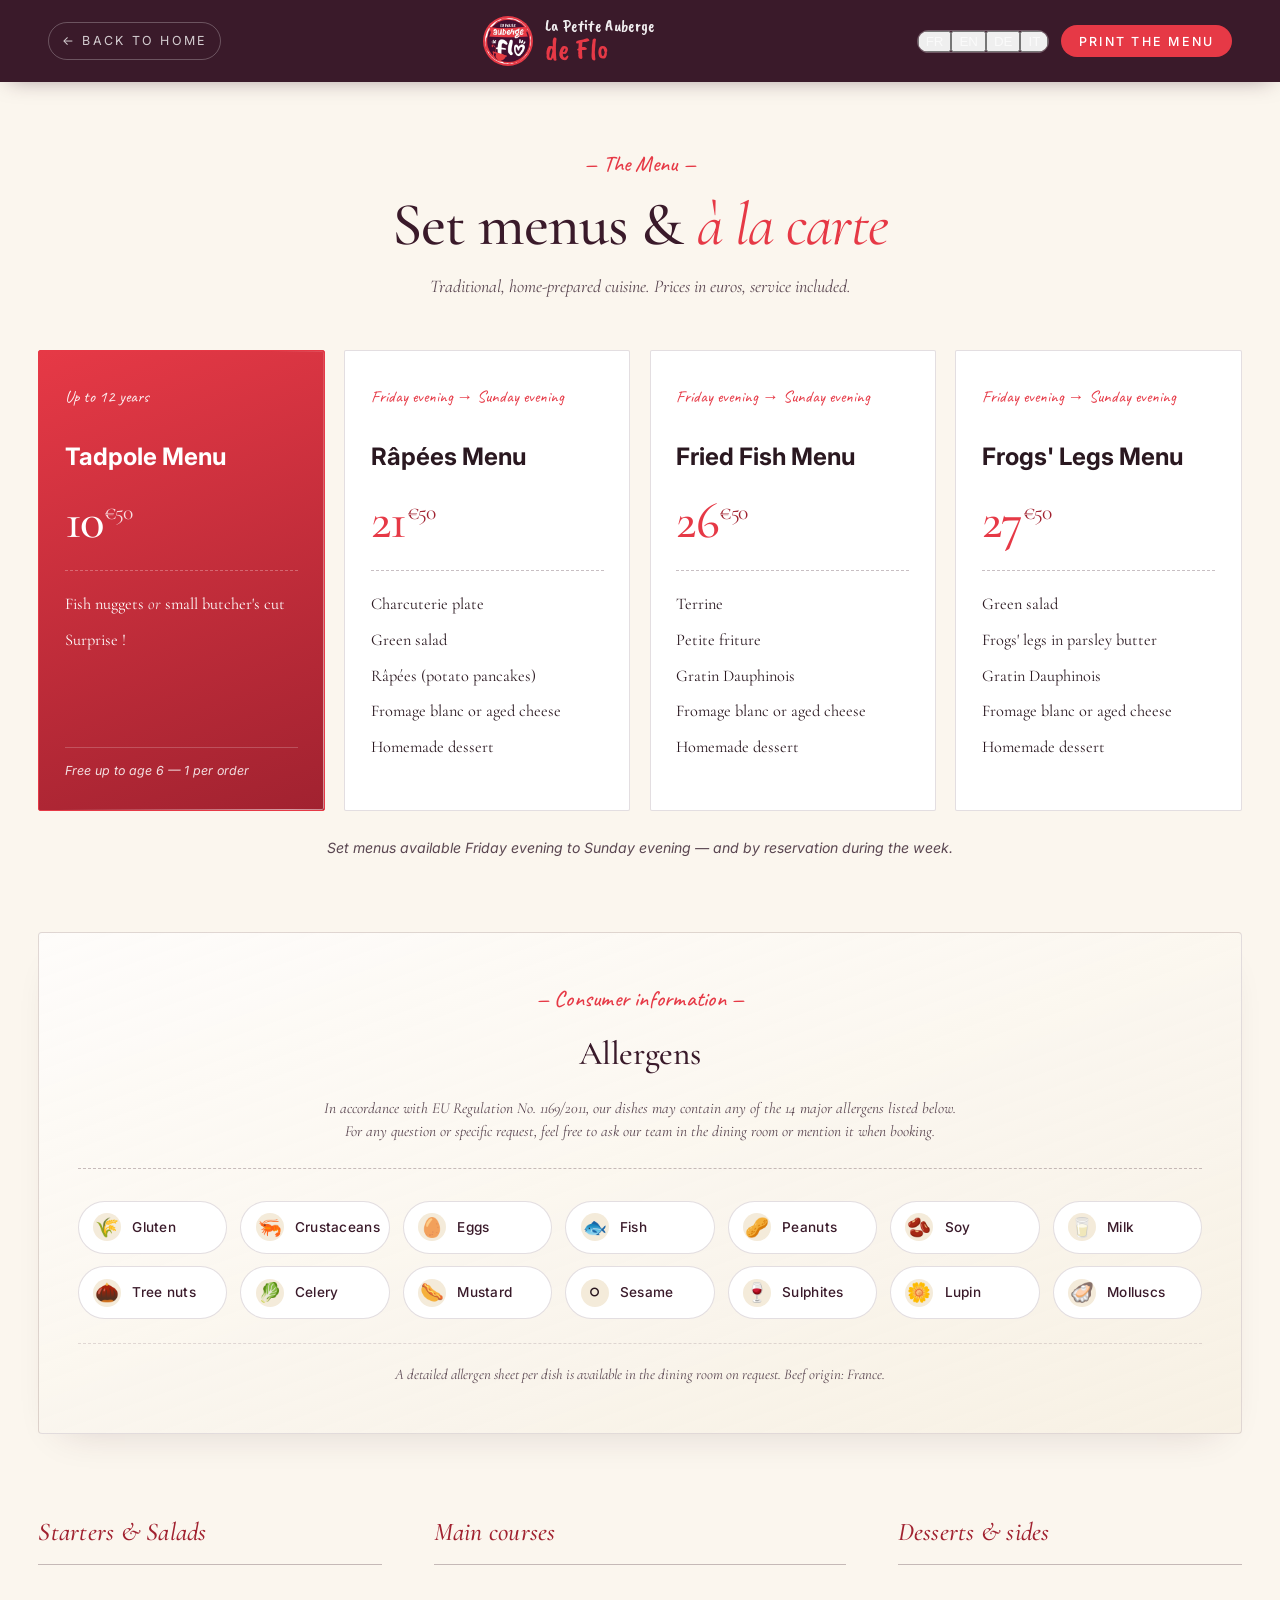
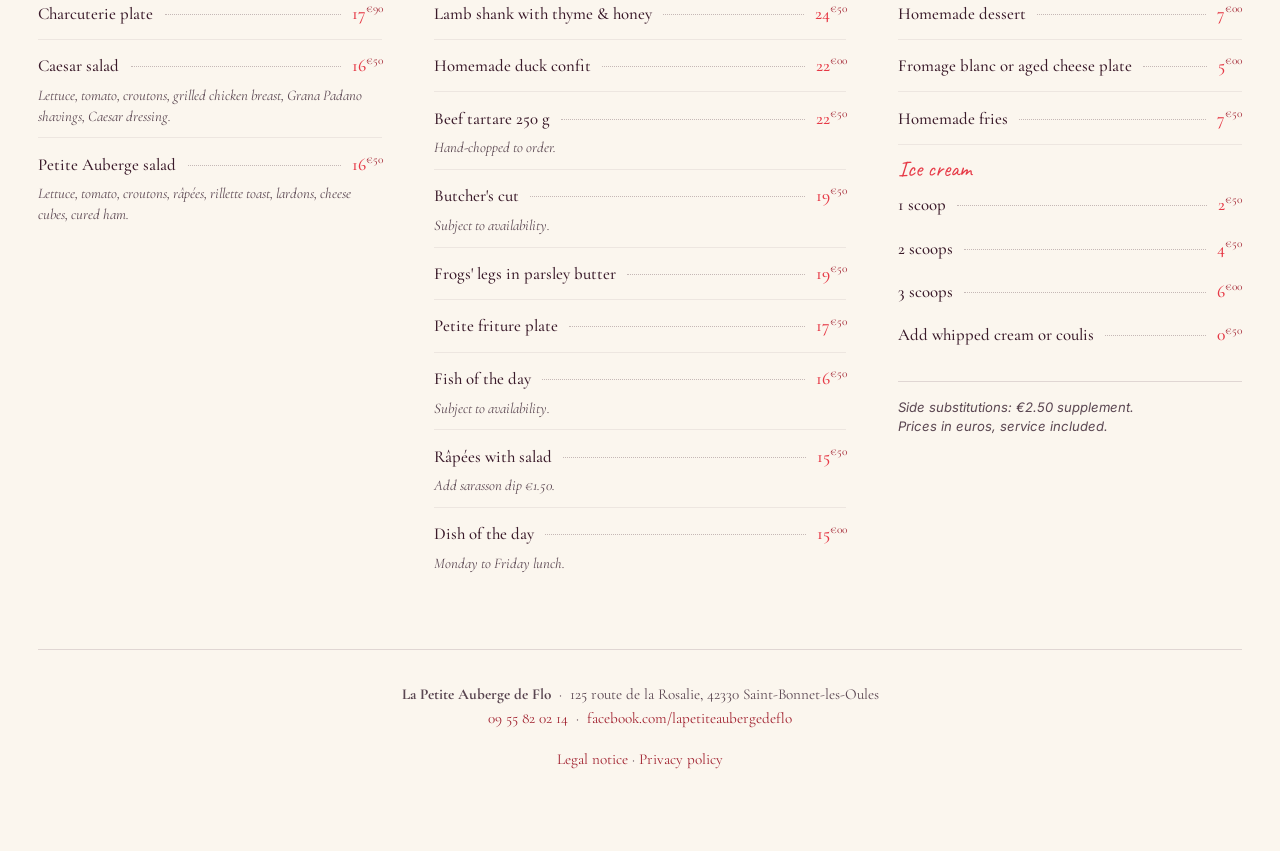
<file: carte.html>
<!doctype html>
<html lang="fr" data-i18n-title="cartepage.title">
<head>
<meta charset="utf-8" />
<meta name="viewport" content="width=device-width, initial-scale=1" />
<title>La Carte — La Petite Auberge de Flo</title>
<meta name="description" content="La carte complète de La Petite Auberge de Flo — menus formules, plats, desserts. Cuisine de terroir à Saint-Bonnet-les-Oules." />

<link rel="preconnect" href="https://fonts.googleapis.com" />
<link rel="preconnect" href="https://fonts.gstatic.com" crossorigin />
<link href="https://fonts.googleapis.com/css2?family=Caveat+Brush&family=Caveat:wght@500;700&family=Cormorant+Garamond:ital,wght@0,400;0,500;0,600;0,700;1,400;1,500&family=Inter:wght@300;400;500;600&display=swap" rel="stylesheet" />

<link rel="stylesheet" href="styles.css" />
<link rel="stylesheet" href="carte.css" />
<script src="i18n.js" defer></script>
</head>
<body class="cartepage">

<header class="cartepage__nav">
  <a class="cartepage__back" href="index.html" data-i18n="cartepage.back">← Retour à l'accueil</a>

  <a class="nav__brand" href="index.html">
    <img src="assets/logo.webp" alt="Logo La Petite Auberge de Flo" />
    <span class="nav__brand-text">
      <span class="nav__brand-line1">La Petite Auberge</span>
      <span class="nav__brand-line2">de Flo</span>
    </span>
  </a>

  <div class="cartepage__tools">
    <div class="lang-switch lang-switch--dark" role="group" aria-label="Choisir la langue">
      <button type="button" data-lang="fr" class="is-active">FR</button>
      <button type="button" data-lang="en">EN</button>
      <button type="button" data-lang="de">DE</button>
      <button type="button" data-lang="it">IT</button>
    </div>
    <button class="cartepage__print" type="button" onclick="window.print()" data-i18n="cartepage.print">
      Imprimer la carte
    </button>
  </div>
</header>

<main class="cartepage__main">

  <header class="cartepage__head">
    <p class="eyebrow" data-i18n="carte.eyebrow">— La Carte —</p>
    <h1 class="cartepage__h1" data-i18n="carte.title">Nos menus &amp; <em>nos plats</em></h1>
    <p class="cartepage__intro" data-i18n="cartepage.intro">Cuisine de tradition, préparée maison. Tarifs en euros, service compris.</p>
  </header>

  <!-- MENUS FORMULES -->
  <section class="carte" aria-label="Menus formules">
    <div class="formules">
      <article class="formule formule--feature">
        <p class="formule__tag" data-i18n="carte.tetard.tag">Jusqu'à 12 ans</p>
        <h2 data-i18n="carte.tetard.name">Menu Têtard</h2>
        <p class="formule__price">10<sup>€50</sup></p>
        <ul>
          <li data-i18n="carte.tetard.item1">Nuggets de poisson <em>ou</em> petite pièce du boucher</li>
          <li data-i18n="carte.tetard.item2">Surprise&nbsp;!</li>
        </ul>
        <p class="formule__note" data-i18n="carte.tetard.note">Offert jusqu'à 6 ans — 1 par commande</p>
      </article>

      <article class="formule">
        <p class="formule__tag" data-i18n="carte.formules.tag">Vendredi soir → dimanche soir</p>
        <h2 data-i18n="carte.rapees.name">Menu Râpées</h2>
        <p class="formule__price">21<sup>€50</sup></p>
        <ul>
          <li data-i18n="carte.rapees.item1">Assiette de charcuterie</li>
          <li data-i18n="carte.rapees.item2">Salade verte</li>
          <li data-i18n="carte.rapees.item3">Râpées</li>
          <li data-i18n="carte.rapees.item4">Fromage blanc ou sec</li>
          <li data-i18n="carte.rapees.item5">Dessert maison</li>
        </ul>
      </article>

      <article class="formule">
        <p class="formule__tag" data-i18n="carte.formules.tag">Vendredi soir → dimanche soir</p>
        <h2 data-i18n="carte.friture.name">Menu Petite Friture</h2>
        <p class="formule__price">26<sup>€50</sup></p>
        <ul>
          <li data-i18n="carte.friture.item1">Terrine</li>
          <li data-i18n="carte.friture.item2">Petite friture</li>
          <li data-i18n="carte.friture.item3">Gratin Dauphinois</li>
          <li data-i18n="carte.friture.item4">Fromage blanc ou sec</li>
          <li data-i18n="carte.friture.item5">Dessert maison</li>
        </ul>
      </article>

      <article class="formule">
        <p class="formule__tag" data-i18n="carte.formules.tag">Vendredi soir → dimanche soir</p>
        <h2 data-i18n="carte.grenouilles.name">Menu Grenouilles</h2>
        <p class="formule__price">27<sup>€50</sup></p>
        <ul>
          <li data-i18n="carte.grenouilles.item1">Salade verte</li>
          <li data-i18n="carte.grenouilles.item2">Grenouilles persillées</li>
          <li data-i18n="carte.grenouilles.item3">Gratin Dauphinois</li>
          <li data-i18n="carte.grenouilles.item4">Fromage blanc ou sec</li>
          <li data-i18n="carte.grenouilles.item5">Dessert maison</li>
        </ul>
      </article>
    </div>

    <p class="formules__note" data-i18n="carte.note.formules">
      Menus disponibles du vendredi soir au dimanche soir — et sur réservation en semaine.
    </p>

    <!-- ALLERGÈNES (règlement UE 1169/2011 dit "INCO") -->
    <section class="allergens" aria-labelledby="allergens-title">
      <header class="allergens__head">
        <p class="eyebrow" data-i18n="allergens.eyebrow">— Information consommateur —</p>
        <h2 id="allergens-title" data-i18n="allergens.title">Allergènes</h2>
        <p class="allergens__intro" data-i18n="allergens.intro">
          Conformément au règlement (UE) n° 1169/2011, nos plats peuvent contenir
          tout ou partie des 14 allergènes majeurs listés ci-dessous. Pour toute
          question ou demande spécifique, n'hésitez pas à interpeller notre
          équipe en salle ou à le préciser lors de votre réservation.
        </p>
      </header>

      <ul class="allergens__grid" role="list">
        <li class="allergen" data-allergen="gluten">
          <span class="allergen__icon" aria-hidden="true">🌾</span>
          <span class="allergen__label" data-i18n="allergens.gluten">Gluten</span>
        </li>
        <li class="allergen" data-allergen="crustaces">
          <span class="allergen__icon" aria-hidden="true">🦐</span>
          <span class="allergen__label" data-i18n="allergens.crustaces">Crustacés</span>
        </li>
        <li class="allergen" data-allergen="oeufs">
          <span class="allergen__icon" aria-hidden="true">🥚</span>
          <span class="allergen__label" data-i18n="allergens.oeufs">Œufs</span>
        </li>
        <li class="allergen" data-allergen="poissons">
          <span class="allergen__icon" aria-hidden="true">🐟</span>
          <span class="allergen__label" data-i18n="allergens.poissons">Poissons</span>
        </li>
        <li class="allergen" data-allergen="arachides">
          <span class="allergen__icon" aria-hidden="true">🥜</span>
          <span class="allergen__label" data-i18n="allergens.arachides">Arachides</span>
        </li>
        <li class="allergen" data-allergen="soja">
          <span class="allergen__icon" aria-hidden="true">🫘</span>
          <span class="allergen__label" data-i18n="allergens.soja">Soja</span>
        </li>
        <li class="allergen" data-allergen="lait">
          <span class="allergen__icon" aria-hidden="true">🥛</span>
          <span class="allergen__label" data-i18n="allergens.lait">Lait</span>
        </li>
        <li class="allergen" data-allergen="coque">
          <span class="allergen__icon" aria-hidden="true">🌰</span>
          <span class="allergen__label" data-i18n="allergens.coque">Fruits à coque</span>
        </li>
        <li class="allergen" data-allergen="celeri">
          <span class="allergen__icon" aria-hidden="true">🥬</span>
          <span class="allergen__label" data-i18n="allergens.celeri">Céleri</span>
        </li>
        <li class="allergen" data-allergen="moutarde">
          <span class="allergen__icon" aria-hidden="true">🌭</span>
          <span class="allergen__label" data-i18n="allergens.moutarde">Moutarde</span>
        </li>
        <li class="allergen" data-allergen="sesame">
          <span class="allergen__icon" aria-hidden="true">⚪</span>
          <span class="allergen__label" data-i18n="allergens.sesame">Sésame</span>
        </li>
        <li class="allergen" data-allergen="sulfites">
          <span class="allergen__icon" aria-hidden="true">🍷</span>
          <span class="allergen__label" data-i18n="allergens.sulfites">Sulfites</span>
        </li>
        <li class="allergen" data-allergen="lupin">
          <span class="allergen__icon" aria-hidden="true">🌼</span>
          <span class="allergen__label" data-i18n="allergens.lupin">Lupin</span>
        </li>
        <li class="allergen" data-allergen="mollusques">
          <span class="allergen__icon" aria-hidden="true">🦪</span>
          <span class="allergen__label" data-i18n="allergens.mollusques">Mollusques</span>
        </li>
      </ul>

      <p class="allergens__note" data-i18n="allergens.note">
        Une fiche détaillée par plat est disponible en salle sur simple demande
        auprès de notre équipe. Origine de la viande bovine : France.
      </p>
    </section>

    <!-- À LA CARTE -->
    <div class="alacarte alacarte--print">
      <div class="alacarte__col">
        <h2 class="h-sub" data-i18n="carte.col.entrees">Entrées &amp; Salades</h2>
        <ul class="menu-list">
          <li>
            <div class="menu-list__row">
              <span class="item" data-i18n="carte.entrees.charcuterie">Assiette de charcuterie</span>
              <span class="dots"></span>
              <span class="price">17<sup>€90</sup></span>
            </div>
          </li>
          <li>
            <div class="menu-list__row">
              <span class="item" data-i18n="carte.entrees.cesar">Salade César</span>
              <span class="dots"></span>
              <span class="price">16<sup>€50</sup></span>
            </div>
            <p class="desc" data-i18n="carte.entrees.cesar.desc">Salade verte, tomates, croûtons, blanc de poulet grillé, copeaux de grana padano, sauce César.</p>
          </li>
          <li>
            <div class="menu-list__row">
              <span class="item" data-i18n="carte.entrees.auberge">Salade Petite Auberge</span>
              <span class="dots"></span>
              <span class="price">16<sup>€50</sup></span>
            </div>
            <p class="desc" data-i18n="carte.entrees.auberge.desc">Salade verte, tomates, croûtons, râpées, rillette sur toasts, lardons, dés de fromage, jambon cru.</p>
          </li>
        </ul>
      </div>

      <div class="alacarte__col">
        <h2 class="h-sub" data-i18n="carte.col.plats">Plats</h2>
        <ul class="menu-list">
          <li>
            <div class="menu-list__row">
              <span class="item" data-i18n="carte.plats.agneau">Souris d'agneau au thym &amp; miel</span>
              <span class="dots"></span>
              <span class="price">24<sup>€50</sup></span>
            </div>
          </li>
          <li>
            <div class="menu-list__row">
              <span class="item" data-i18n="carte.plats.canard">Confit de canard maison</span>
              <span class="dots"></span>
              <span class="price">22<sup>€00</sup></span>
            </div>
          </li>
          <li>
            <div class="menu-list__row">
              <span class="item" data-i18n="carte.plats.tartare">Tartare de bœuf 250 g</span>
              <span class="dots"></span>
              <span class="price">22<sup>€50</sup></span>
            </div>
            <p class="desc" data-i18n="carte.plats.tartare.desc">Haché au moment.</p>
          </li>
          <li>
            <div class="menu-list__row">
              <span class="item" data-i18n="carte.plats.boucher">Pièce du boucher</span>
              <span class="dots"></span>
              <span class="price">19<sup>€50</sup></span>
            </div>
            <p class="desc" data-i18n="carte.plats.boucher.desc">Selon arrivage.</p>
          </li>
          <li>
            <div class="menu-list__row">
              <span class="item" data-i18n="carte.plats.grenouilles">Cuisses de grenouilles persillées</span>
              <span class="dots"></span>
              <span class="price">19<sup>€50</sup></span>
            </div>
          </li>
          <li>
            <div class="menu-list__row">
              <span class="item" data-i18n="carte.plats.friture">Assiette petite friture</span>
              <span class="dots"></span>
              <span class="price">17<sup>€50</sup></span>
            </div>
          </li>
          <li>
            <div class="menu-list__row">
              <span class="item" data-i18n="carte.plats.poisson">Poisson du jour</span>
              <span class="dots"></span>
              <span class="price">16<sup>€50</sup></span>
            </div>
            <p class="desc" data-i18n="carte.plats.poisson.desc">Selon arrivage.</p>
          </li>
          <li>
            <div class="menu-list__row">
              <span class="item" data-i18n="carte.plats.rapees">Râpées salade</span>
              <span class="dots"></span>
              <span class="price">15<sup>€50</sup></span>
            </div>
            <p class="desc" data-i18n="carte.plats.rapees.desc">Sup. sarasson préparé 1€50.</p>
          </li>
          <li>
            <div class="menu-list__row">
              <span class="item" data-i18n="carte.plats.jour">Plat du jour</span>
              <span class="dots"></span>
              <span class="price">15<sup>€00</sup></span>
            </div>
            <p class="desc" data-i18n="carte.plats.jour.desc">Du lundi au vendredi midi.</p>
          </li>
        </ul>
      </div>

      <div class="alacarte__col">
        <h2 class="h-sub" data-i18n="carte.col.desserts">Desserts &amp; à côté</h2>
        <ul class="menu-list">
          <li>
            <div class="menu-list__row">
              <span class="item" data-i18n="carte.desserts.maison">Dessert maison</span>
              <span class="dots"></span>
              <span class="price">7<sup>€00</sup></span>
            </div>
          </li>
          <li>
            <div class="menu-list__row">
              <span class="item" data-i18n="carte.desserts.fromage">Assiette fromage blanc ou sec</span>
              <span class="dots"></span>
              <span class="price">5<sup>€00</sup></span>
            </div>
          </li>
          <li>
            <div class="menu-list__row">
              <span class="item" data-i18n="carte.desserts.frites">Assiette de frites maison</span>
              <span class="dots"></span>
              <span class="price">7<sup>€50</sup></span>
            </div>
          </li>
          <li class="menu-list__group">
            <p class="menu-list__group-title" data-i18n="carte.desserts.glace">Glace</p>
            <div class="menu-list__row">
              <span class="item" data-i18n="carte.desserts.glace1">1 boule</span>
              <span class="dots"></span>
              <span class="price">2<sup>€50</sup></span>
            </div>
            <div class="menu-list__row">
              <span class="item" data-i18n="carte.desserts.glace2">2 boules</span>
              <span class="dots"></span>
              <span class="price">4<sup>€50</sup></span>
            </div>
            <div class="menu-list__row">
              <span class="item" data-i18n="carte.desserts.glace3">3 boules</span>
              <span class="dots"></span>
              <span class="price">6<sup>€00</sup></span>
            </div>
            <div class="menu-list__row">
              <span class="item" data-i18n="carte.desserts.sup">Supplément chantilly ou coulis</span>
              <span class="dots"></span>
              <span class="price">0<sup>€50</sup></span>
            </div>
          </li>
        </ul>

        <p class="alacarte__note" data-i18n="carte.fine.note">
          Tout changement de garniture : supplément 2€50.<br />
          Tarifs en euros, service compris.
        </p>
      </div>
    </div>

  </section>

  <!-- Footer-style address block for print -->
  <footer class="cartepage__footer">
    <p>
      <strong>La Petite Auberge de Flo</strong> &nbsp;·&nbsp; 125 route de la Rosalie, 42330 Saint-Bonnet-les-Oules<br />
      <a href="tel:0955820214">09 55 82 02 14</a> &nbsp;·&nbsp;
      <a href="https://www.facebook.com/profile.php?id=61554656295643" target="_blank" rel="noopener">facebook.com/lapetiteaubergedeflo</a>
    </p>
    <nav class="cartepage__legal" aria-label="Liens légaux">
      <a href="mentions-legales.html" data-i18n="footer.legal.mentions">Mentions légales</a>
      <span aria-hidden="true">·</span>
      <a href="politique-confidentialite.html" data-i18n="footer.legal.privacy">Politique de confidentialité</a>
    </nav>
  </footer>

</main>

<script>
  // Same formules reveal + spotlight as the home page — keeps the look
  // consistent and prevents the cards from staying hidden if JS runs.
  (function() {
    const cards = document.querySelectorAll('.formule');
    if (!cards.length) return;
    document.documentElement.classList.add('js-ready');

    cards.forEach(card => {
      card.addEventListener('mousemove', (e) => {
        const r = card.getBoundingClientRect();
        card.style.setProperty('--mx', (e.clientX - r.left) + 'px');
        card.style.setProperty('--my', (e.clientY - r.top)  + 'px');
      });
      card.addEventListener('mouseleave', () => {
        card.style.setProperty('--mx', '50%');
        card.style.setProperty('--my', '50%');
      });
    });

    if (!('IntersectionObserver' in window)) {
      cards.forEach(c => c.classList.add('is-visible'));
      return;
    }
    const io = new IntersectionObserver((entries) => {
      entries.forEach(e => {
        if (e.isIntersecting) {
          e.target.classList.add('is-visible');
          io.unobserve(e.target);
        }
      });
    }, { threshold: 0.18, rootMargin: '0px 0px -8% 0px' });
    cards.forEach(c => io.observe(c));
    setTimeout(() => cards.forEach(c => c.classList.add('is-visible')), 2200);
  })();
</script>

</body>
</html>
</file>
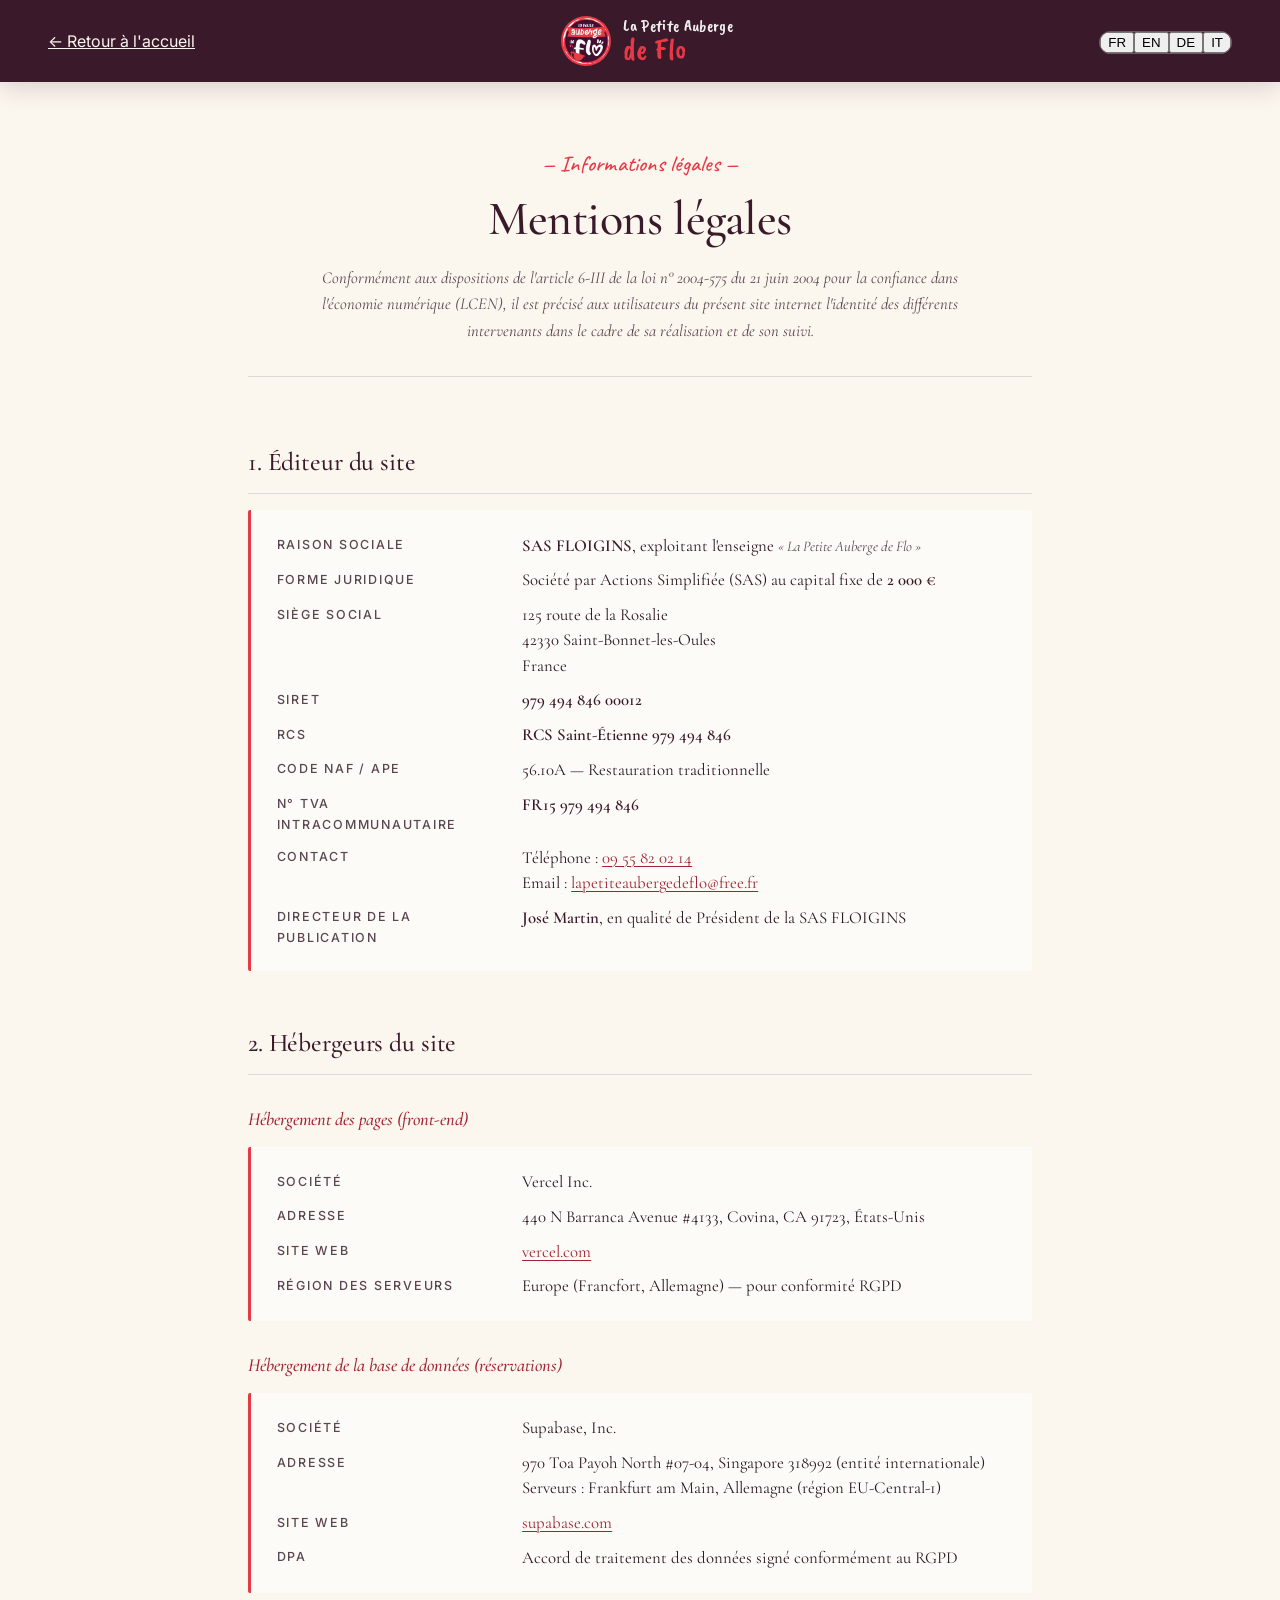
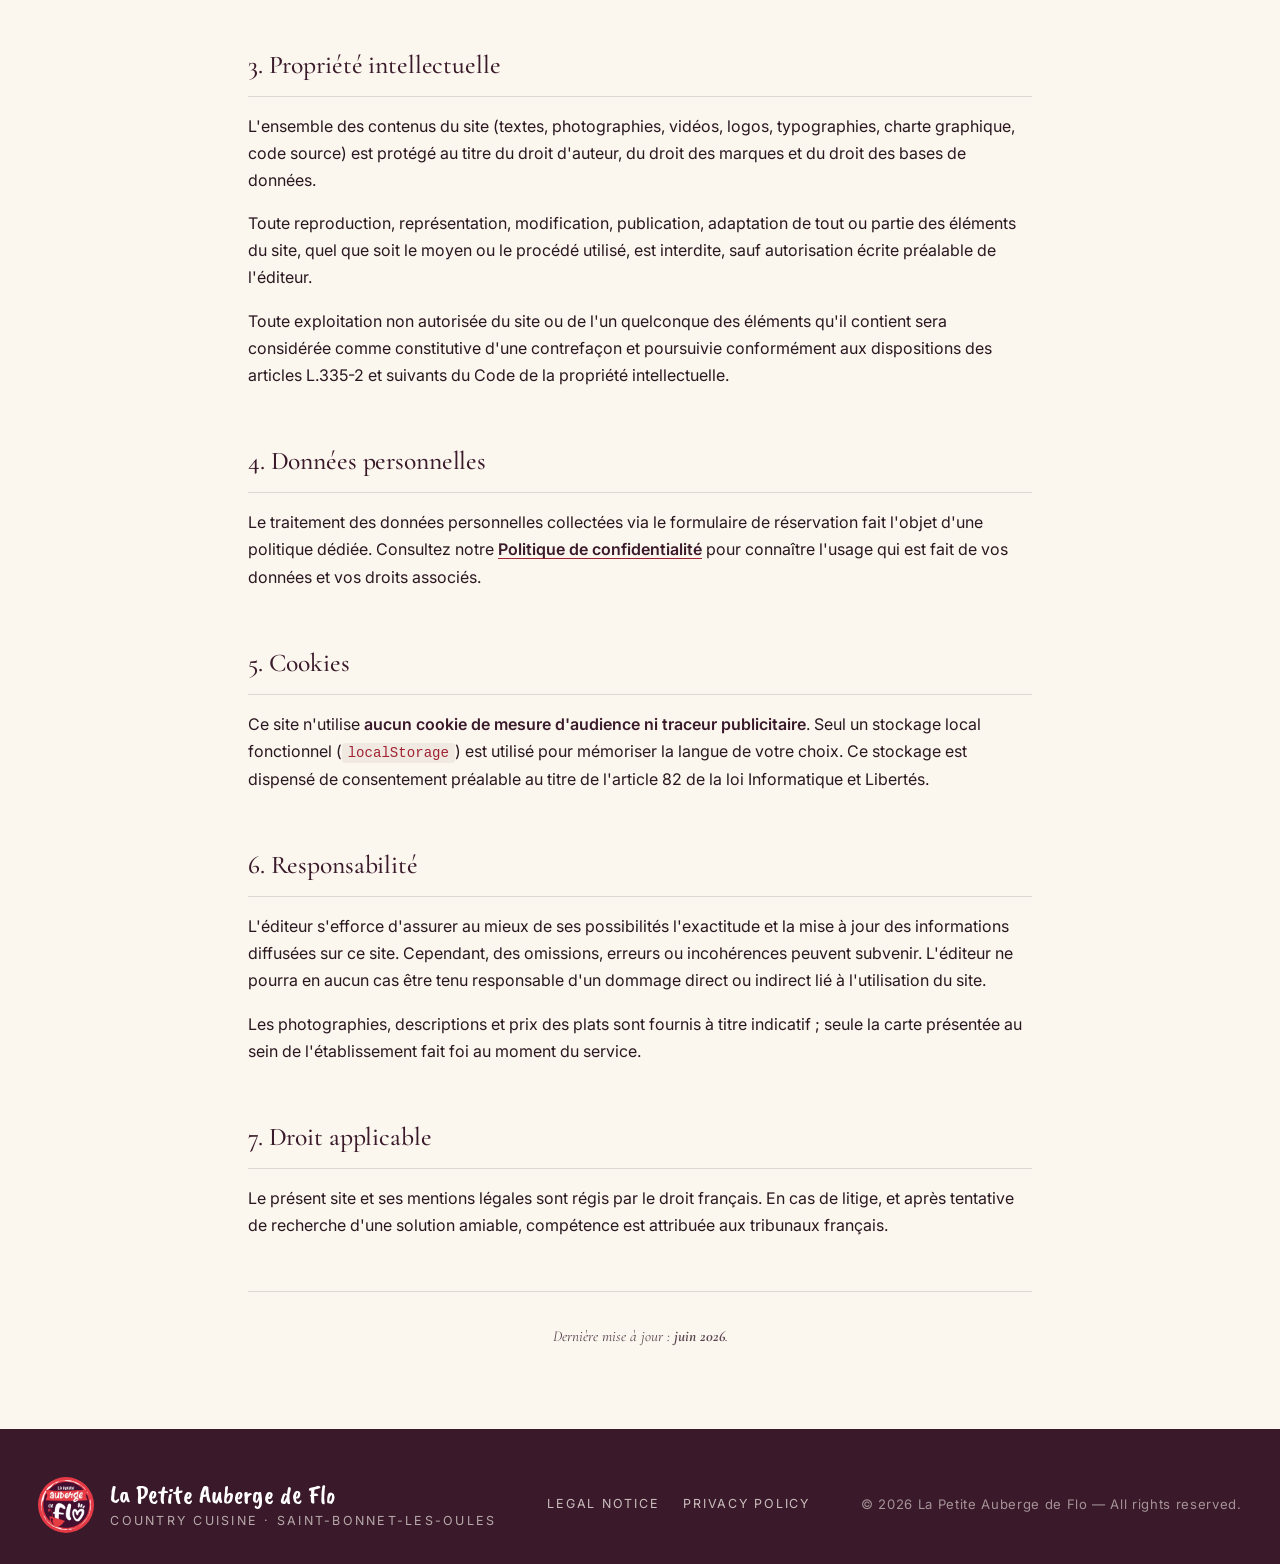
<file: mentions-legales.html>
<!doctype html>
<html lang="fr" data-i18n-title="legal.mentions.pagetitle">
<head>
<meta charset="utf-8" />
<meta name="viewport" content="width=device-width, initial-scale=1" />
<title>Mentions légales — La Petite Auberge de Flo</title>
<meta name="description" content="Mentions légales de La Petite Auberge de Flo. Éditeur, hébergeur, directeur de la publication, propriété intellectuelle." />
<meta name="robots" content="index, follow" />

<link rel="preconnect" href="https://fonts.googleapis.com" />
<link rel="preconnect" href="https://fonts.gstatic.com" crossorigin />
<link href="https://fonts.googleapis.com/css2?family=Caveat+Brush&family=Caveat:wght@500;700&family=Cormorant+Garamond:ital,wght@0,400;0,500;0,600;0,700;1,400;1,500&family=Inter:wght@300;400;500;600&display=swap" rel="stylesheet" />

<link rel="stylesheet" href="styles.css" />
<link rel="stylesheet" href="legal.css" />
<script src="i18n.js" defer></script>
</head>
<body class="legalpage">

<header class="cartepage__nav legalpage__nav">
  <a class="cartepage__back" href="index.html">← Retour à l'accueil</a>

  <a class="nav__brand" href="index.html">
    <img src="assets/logo.webp" alt="Logo La Petite Auberge de Flo" />
    <span class="nav__brand-text">
      <span class="nav__brand-line1">La Petite Auberge</span>
      <span class="nav__brand-line2">de Flo</span>
    </span>
  </a>

  <div class="cartepage__tools">
    <div class="lang-switch lang-switch--dark" role="group" aria-label="Choisir la langue">
      <button type="button" data-lang="fr" class="is-active">FR</button>
      <button type="button" data-lang="en">EN</button>
      <button type="button" data-lang="de">DE</button>
      <button type="button" data-lang="it">IT</button>
    </div>
  </div>
</header>

<main class="legalpage__main">

  <header class="legalpage__head">
    <p class="eyebrow">— Informations légales —</p>
    <h1 class="legalpage__h1">Mentions légales</h1>
    <p class="legalpage__intro">
      Conformément aux dispositions de l'article 6-III de la loi n° 2004-575 du
      21 juin 2004 pour la confiance dans l'économie numérique (LCEN), il est
      précisé aux utilisateurs du présent site internet l'identité des différents
      intervenants dans le cadre de sa réalisation et de son suivi.
    </p>
  </header>

  <article class="legal-block">
    <h2>1. Éditeur du site</h2>
    <dl class="legal-list">
      <dt>Raison sociale</dt>
      <dd><strong>SAS FLOIGINS</strong>, exploitant l'enseigne <em>« La Petite Auberge de Flo »</em></dd>

      <dt>Forme juridique</dt>
      <dd>Société par Actions Simplifiée (SAS) au capital fixe de <strong>2&nbsp;000&nbsp;€</strong></dd>

      <dt>Siège social</dt>
      <dd>125 route de la Rosalie<br />42330 Saint-Bonnet-les-Oules<br />France</dd>

      <dt>SIRET</dt>
      <dd><strong>979&nbsp;494&nbsp;846&nbsp;00012</strong></dd>

      <dt>RCS</dt>
      <dd><strong>RCS Saint-Étienne 979&nbsp;494&nbsp;846</strong></dd>

      <dt>Code NAF / APE</dt>
      <dd>56.10A — Restauration traditionnelle</dd>

      <dt>N° TVA intracommunautaire</dt>
      <dd><strong>FR15&nbsp;979&nbsp;494&nbsp;846</strong></dd>

      <dt>Contact</dt>
      <dd>
        Téléphone : <a href="tel:0955820214">09 55 82 02 14</a><br />
        Email : <a href="mailto:lapetiteaubergedeflo@free.fr">lapetiteaubergedeflo@free.fr</a>
      </dd>

      <dt>Directeur de la publication</dt>
      <dd><strong>José Martin</strong>, en qualité de Président de la SAS FLOIGINS</dd>
    </dl>
  </article>

  <article class="legal-block">
    <h2>2. Hébergeurs du site</h2>

    <h3>Hébergement des pages (front-end)</h3>
    <dl class="legal-list">
      <dt>Société</dt>
      <dd>Vercel Inc.</dd>
      <dt>Adresse</dt>
      <dd>440 N Barranca Avenue #4133, Covina, CA 91723, États-Unis</dd>
      <dt>Site web</dt>
      <dd><a href="https://vercel.com" target="_blank" rel="noopener">vercel.com</a></dd>
      <dt>Région des serveurs</dt>
      <dd>Europe (Francfort, Allemagne) — pour conformité RGPD</dd>
    </dl>

    <h3>Hébergement de la base de données (réservations)</h3>
    <dl class="legal-list">
      <dt>Société</dt>
      <dd>Supabase, Inc.</dd>
      <dt>Adresse</dt>
      <dd>970 Toa Payoh North #07-04, Singapore 318992 (entité internationale)<br />Serveurs : Frankfurt am Main, Allemagne (région EU-Central-1)</dd>
      <dt>Site web</dt>
      <dd><a href="https://supabase.com" target="_blank" rel="noopener">supabase.com</a></dd>
      <dt>DPA</dt>
      <dd>Accord de traitement des données signé conformément au RGPD</dd>
    </dl>
  </article>

  <article class="legal-block">
    <h2>3. Propriété intellectuelle</h2>
    <p>
      L'ensemble des contenus du site (textes, photographies, vidéos, logos,
      typographies, charte graphique, code source) est protégé au titre du droit
      d'auteur, du droit des marques et du droit des bases de données.
    </p>
    <p>
      Toute reproduction, représentation, modification, publication, adaptation
      de tout ou partie des éléments du site, quel que soit le moyen ou le
      procédé utilisé, est interdite, sauf autorisation écrite préalable de
      l'éditeur.
    </p>
    <p>
      Toute exploitation non autorisée du site ou de l'un quelconque des éléments
      qu'il contient sera considérée comme constitutive d'une contrefaçon et
      poursuivie conformément aux dispositions des articles L.335-2 et suivants
      du Code de la propriété intellectuelle.
    </p>
  </article>

  <article class="legal-block">
    <h2>4. Données personnelles</h2>
    <p>
      Le traitement des données personnelles collectées via le formulaire de
      réservation fait l'objet d'une politique dédiée. Consultez notre
      <a href="politique-confidentialite.html"><strong>Politique de confidentialité</strong></a>
      pour connaître l'usage qui est fait de vos données et vos droits associés.
    </p>
  </article>

  <article class="legal-block">
    <h2>5. Cookies</h2>
    <p>
      Ce site n'utilise <strong>aucun cookie de mesure d'audience ni traceur publicitaire</strong>.
      Seul un stockage local fonctionnel (<code>localStorage</code>) est utilisé
      pour mémoriser la langue de votre choix. Ce stockage est dispensé de
      consentement préalable au titre de l'article 82 de la loi Informatique
      et Libertés.
    </p>
  </article>

  <article class="legal-block">
    <h2>6. Responsabilité</h2>
    <p>
      L'éditeur s'efforce d'assurer au mieux de ses possibilités l'exactitude
      et la mise à jour des informations diffusées sur ce site. Cependant, des
      omissions, erreurs ou incohérences peuvent subvenir. L'éditeur ne pourra
      en aucun cas être tenu responsable d'un dommage direct ou indirect lié à
      l'utilisation du site.
    </p>
    <p>
      Les photographies, descriptions et prix des plats sont fournis à titre
      indicatif ; seule la carte présentée au sein de l'établissement fait foi
      au moment du service.
    </p>
  </article>

  <article class="legal-block">
    <h2>7. Droit applicable</h2>
    <p>
      Le présent site et ses mentions légales sont régis par le droit français.
      En cas de litige, et après tentative de recherche d'une solution amiable,
      compétence est attribuée aux tribunaux français.
    </p>
  </article>

  <p class="legal-update">
    <em>Dernière mise à jour : <strong>juin 2026</strong>.</em>
  </p>

</main>

<footer class="footer">
  <div class="footer__inner">
    <div class="footer__brand">
      <img src="assets/logo.webp" alt="Logo La Petite Auberge de Flo" />
      <p>La Petite Auberge de Flo<br /><span data-i18n="footer.subtitle">Cuisine de terroir · Saint-Bonnet-les-Oules</span></p>
    </div>
    <nav class="footer__legal" aria-label="Liens légaux">
      <a href="mentions-legales.html" data-i18n="footer.legal.mentions">Mentions légales</a>
      <a href="politique-confidentialite.html" data-i18n="footer.legal.privacy">Politique de confidentialité</a>
    </nav>
    <p class="footer__copy">© <span id="year"></span> <span data-i18n="footer.copy">La Petite Auberge de Flo — Tous droits réservés.</span></p>
  </div>
</footer>

<script>
  document.getElementById('year').textContent = new Date().getFullYear();
</script>

</body>
</html>
</file>
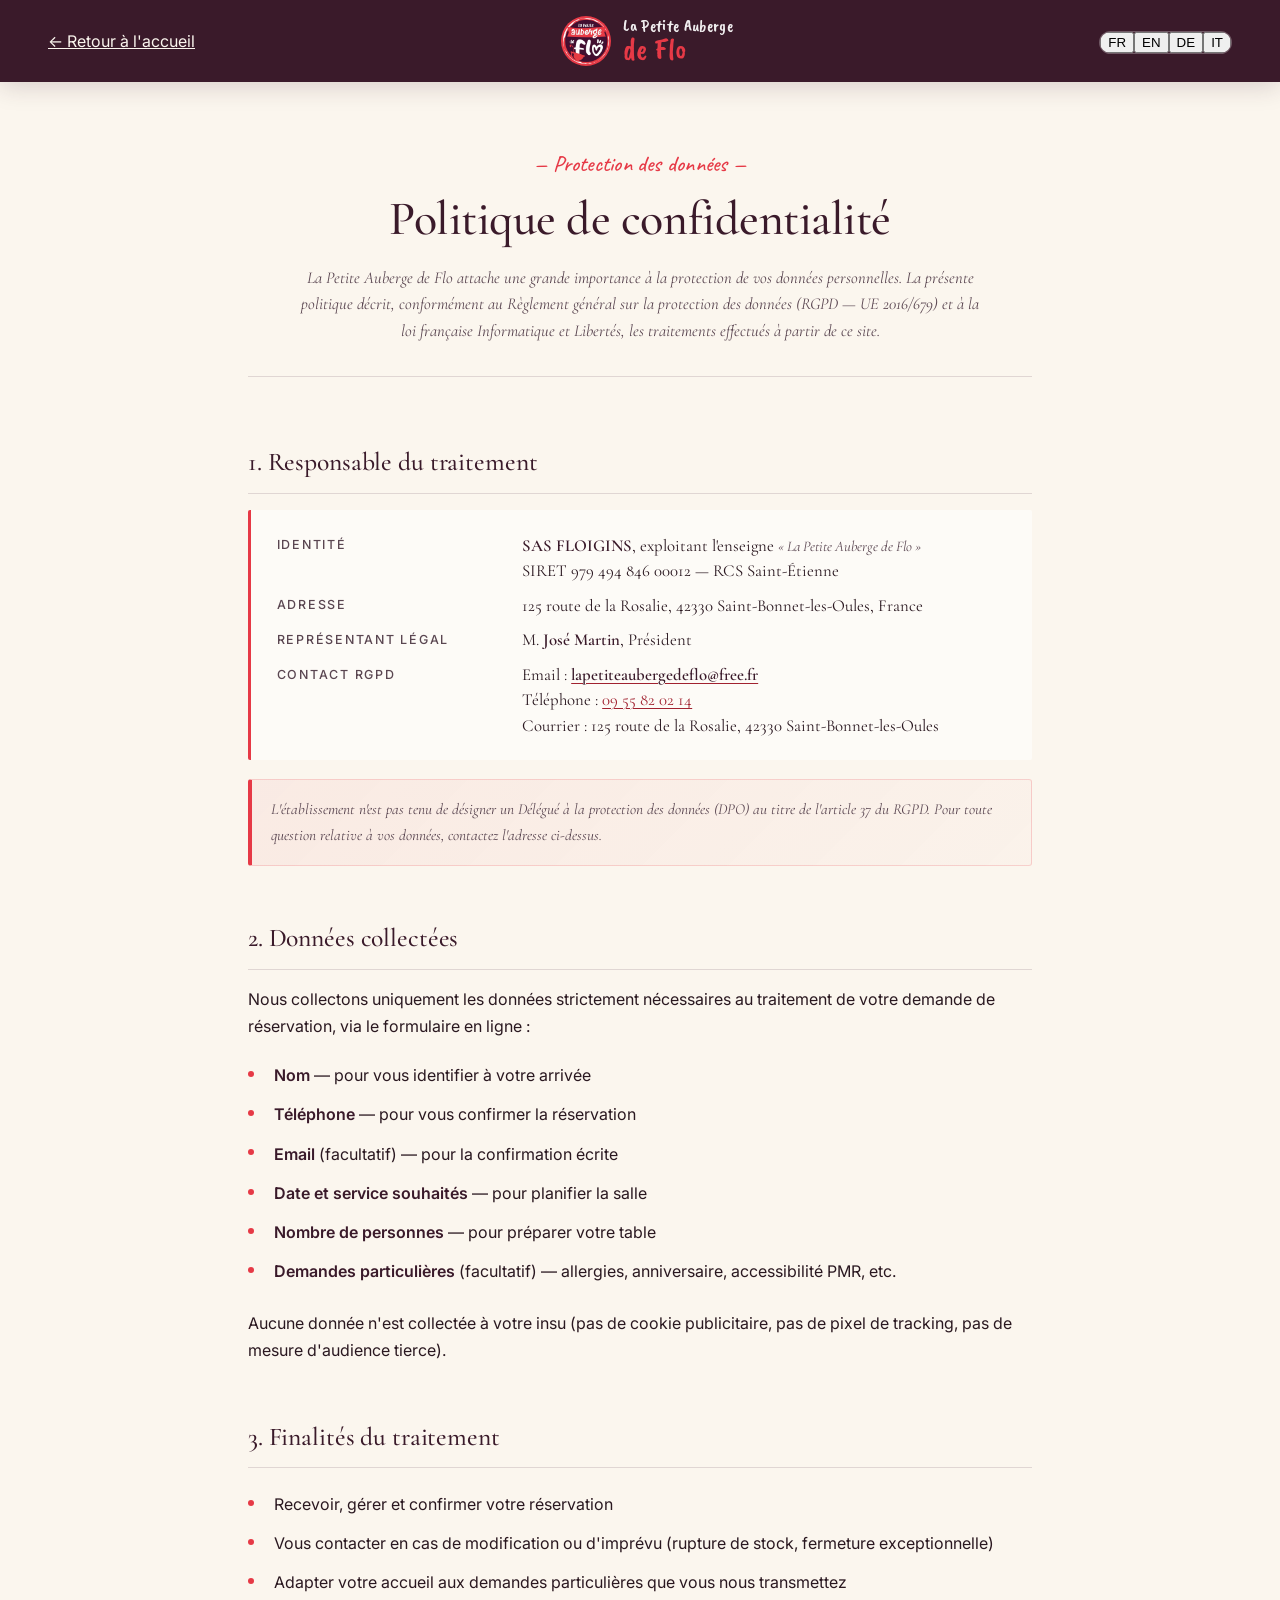
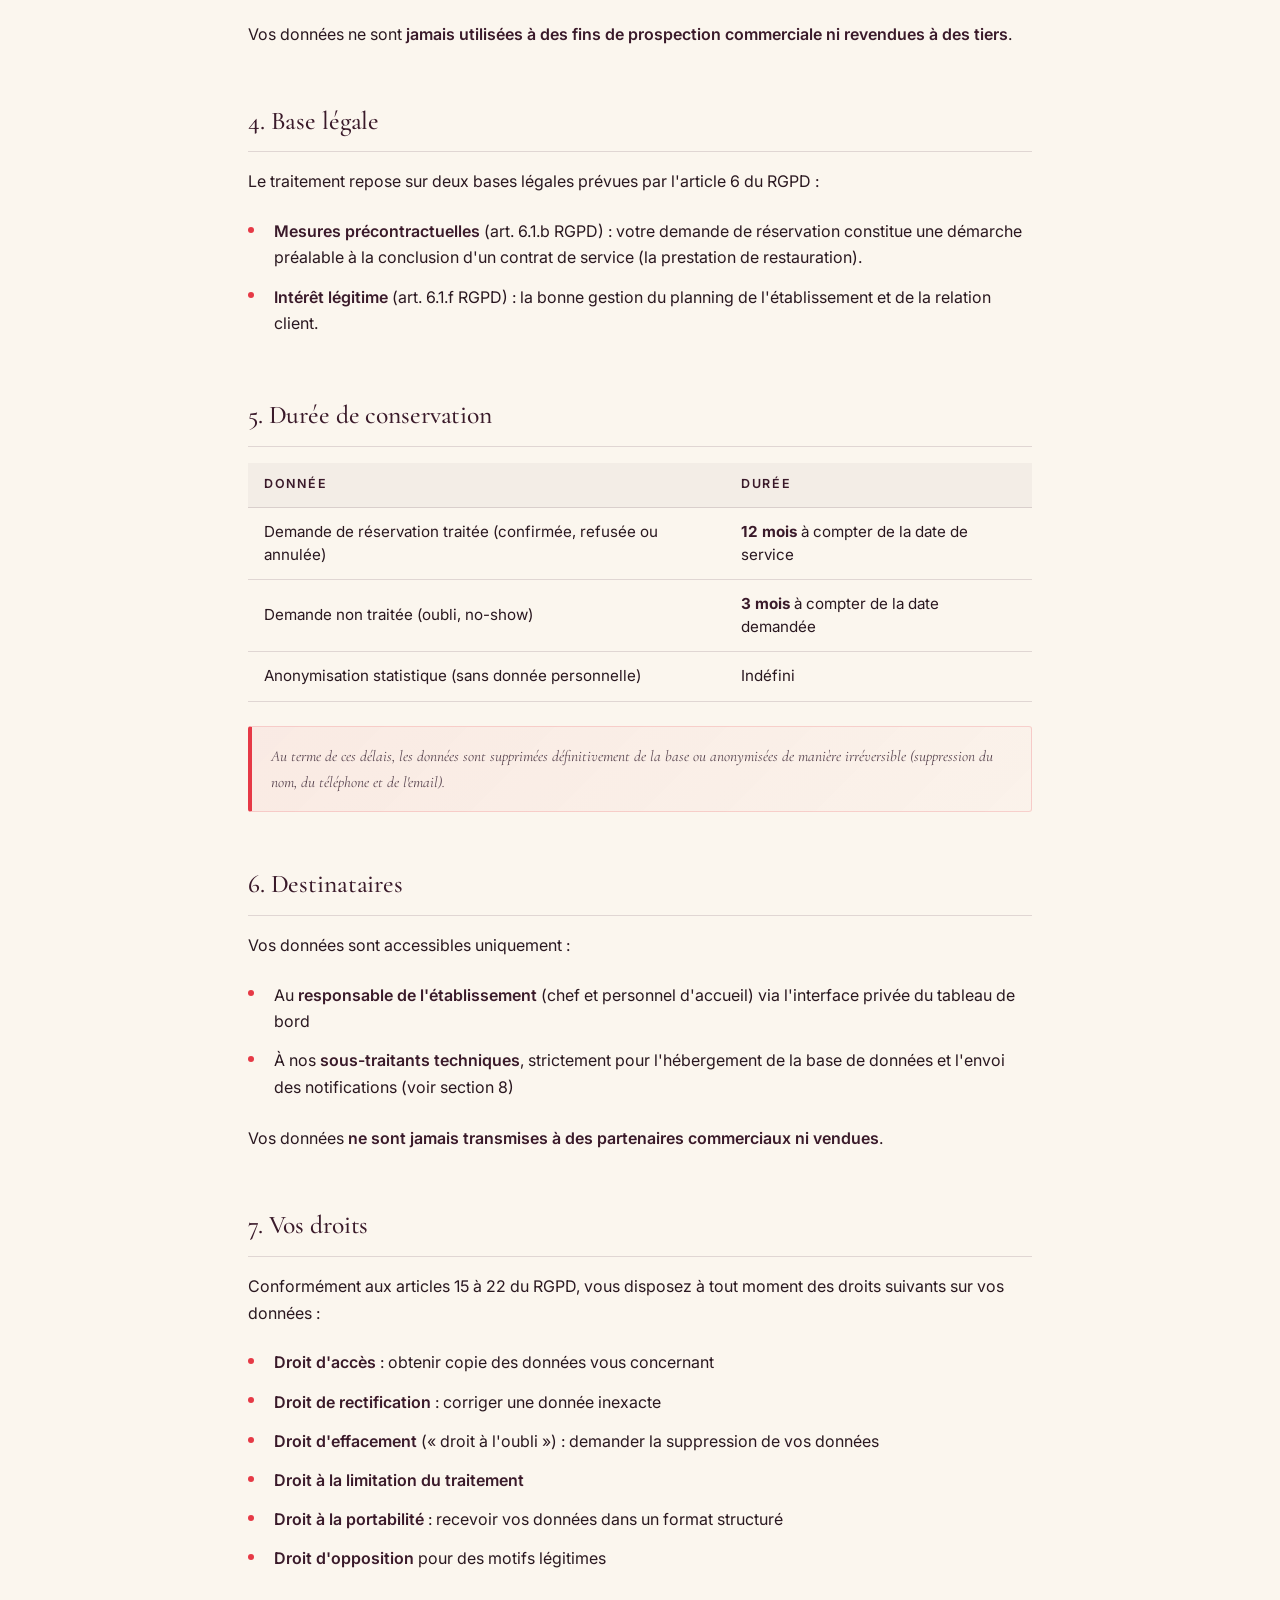
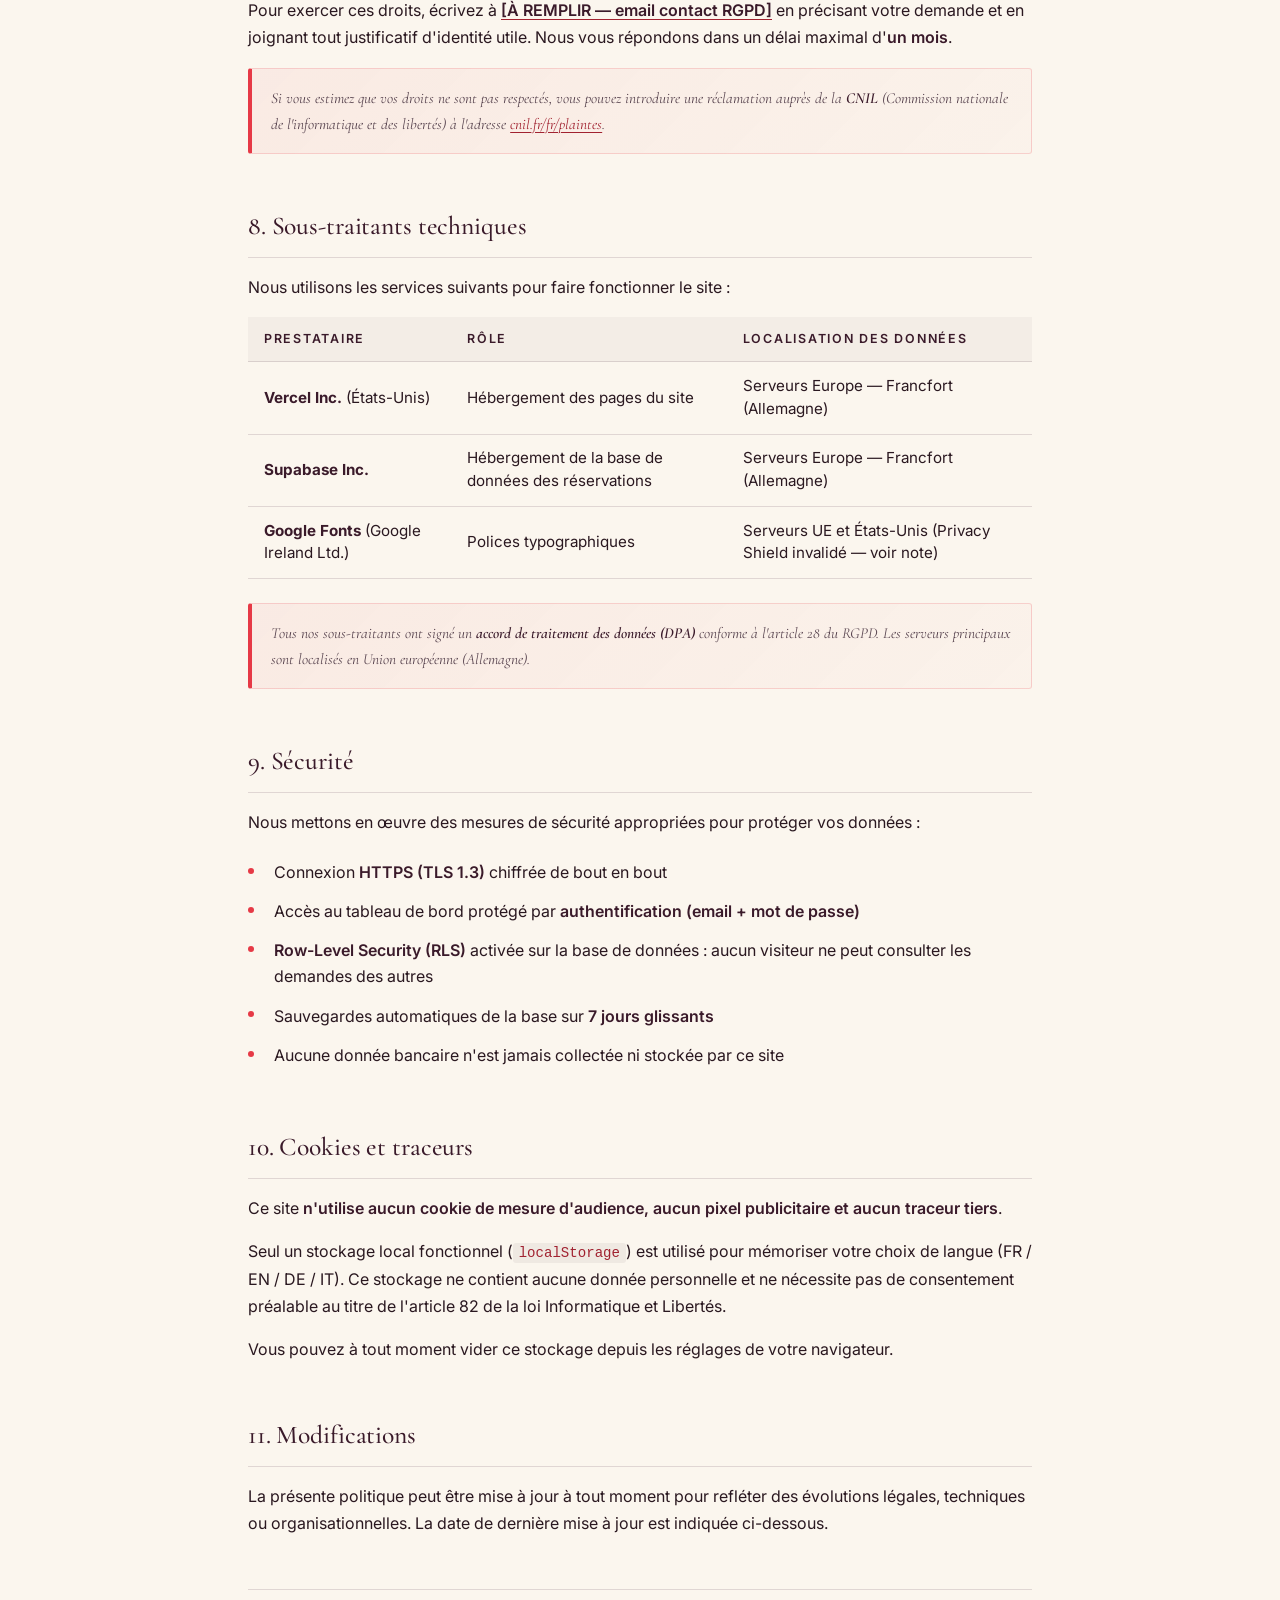
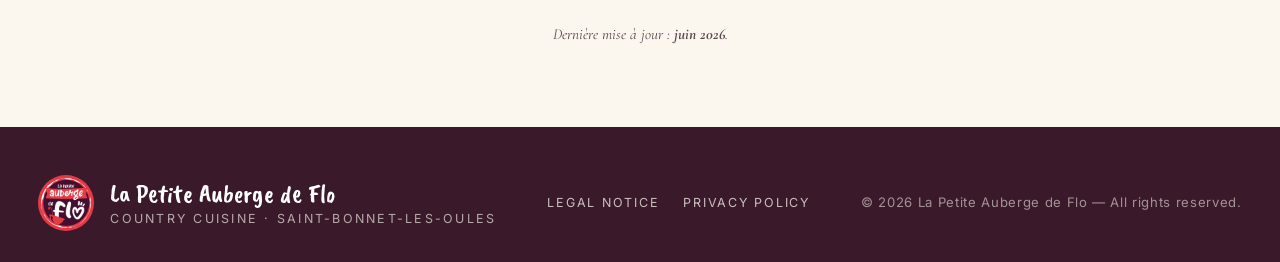
<file: politique-confidentialite.html>
<!doctype html>
<html lang="fr" data-i18n-title="legal.privacy.pagetitle">
<head>
<meta charset="utf-8" />
<meta name="viewport" content="width=device-width, initial-scale=1" />
<title>Politique de confidentialité — La Petite Auberge de Flo</title>
<meta name="description" content="Politique de confidentialité et traitement des données personnelles de La Petite Auberge de Flo. RGPD." />
<meta name="robots" content="index, follow" />

<link rel="preconnect" href="https://fonts.googleapis.com" />
<link rel="preconnect" href="https://fonts.gstatic.com" crossorigin />
<link href="https://fonts.googleapis.com/css2?family=Caveat+Brush&family=Caveat:wght@500;700&family=Cormorant+Garamond:ital,wght@0,400;0,500;0,600;0,700;1,400;1,500&family=Inter:wght@300;400;500;600&display=swap" rel="stylesheet" />

<link rel="stylesheet" href="styles.css" />
<link rel="stylesheet" href="legal.css" />
<script src="i18n.js" defer></script>
</head>
<body class="legalpage">

<header class="cartepage__nav legalpage__nav">
  <a class="cartepage__back" href="index.html">← Retour à l'accueil</a>

  <a class="nav__brand" href="index.html">
    <img src="assets/logo.webp" alt="Logo La Petite Auberge de Flo" />
    <span class="nav__brand-text">
      <span class="nav__brand-line1">La Petite Auberge</span>
      <span class="nav__brand-line2">de Flo</span>
    </span>
  </a>

  <div class="cartepage__tools">
    <div class="lang-switch lang-switch--dark" role="group" aria-label="Choisir la langue">
      <button type="button" data-lang="fr" class="is-active">FR</button>
      <button type="button" data-lang="en">EN</button>
      <button type="button" data-lang="de">DE</button>
      <button type="button" data-lang="it">IT</button>
    </div>
  </div>
</header>

<main class="legalpage__main">

  <header class="legalpage__head">
    <p class="eyebrow">— Protection des données —</p>
    <h1 class="legalpage__h1">Politique de confidentialité</h1>
    <p class="legalpage__intro">
      La Petite Auberge de Flo attache une grande importance à la protection de
      vos données personnelles. La présente politique décrit, conformément au
      Règlement général sur la protection des données (RGPD — UE 2016/679) et
      à la loi française Informatique et Libertés, les traitements effectués
      à partir de ce site.
    </p>
  </header>

  <article class="legal-block">
    <h2>1. Responsable du traitement</h2>
    <dl class="legal-list">
      <dt>Identité</dt>
      <dd><strong>SAS FLOIGINS</strong>, exploitant l'enseigne <em>« La Petite Auberge de Flo »</em><br />
          SIRET 979&nbsp;494&nbsp;846&nbsp;00012 — RCS Saint-Étienne</dd>
      <dt>Adresse</dt>
      <dd>125 route de la Rosalie, 42330 Saint-Bonnet-les-Oules, France</dd>
      <dt>Représentant légal</dt>
      <dd>M. <strong>José Martin</strong>, Président</dd>
      <dt>Contact RGPD</dt>
      <dd>
        Email : <a href="mailto:lapetiteaubergedeflo@free.fr"><strong>lapetiteaubergedeflo@free.fr</strong></a><br />
        Téléphone : <a href="tel:0955820214">09 55 82 02 14</a><br />
        Courrier : 125 route de la Rosalie, 42330 Saint-Bonnet-les-Oules
      </dd>
    </dl>
    <p class="legal-note">
      L'établissement n'est pas tenu de désigner un Délégué à la protection
      des données (DPO) au titre de l'article 37 du RGPD. Pour toute question
      relative à vos données, contactez l'adresse ci-dessus.
    </p>
  </article>

  <article class="legal-block">
    <h2>2. Données collectées</h2>
    <p>
      Nous collectons uniquement les données strictement nécessaires au
      traitement de votre demande de réservation, via le formulaire en ligne :
    </p>
    <ul class="legal-bullets">
      <li><strong>Nom</strong> — pour vous identifier à votre arrivée</li>
      <li><strong>Téléphone</strong> — pour vous confirmer la réservation</li>
      <li><strong>Email</strong> (facultatif) — pour la confirmation écrite</li>
      <li><strong>Date et service souhaités</strong> — pour planifier la salle</li>
      <li><strong>Nombre de personnes</strong> — pour préparer votre table</li>
      <li><strong>Demandes particulières</strong> (facultatif) — allergies, anniversaire, accessibilité PMR, etc.</li>
    </ul>
    <p>
      Aucune donnée n'est collectée à votre insu (pas de cookie publicitaire,
      pas de pixel de tracking, pas de mesure d'audience tierce).
    </p>
  </article>

  <article class="legal-block">
    <h2>3. Finalités du traitement</h2>
    <ul class="legal-bullets">
      <li>Recevoir, gérer et confirmer votre réservation</li>
      <li>Vous contacter en cas de modification ou d'imprévu (rupture de stock, fermeture exceptionnelle)</li>
      <li>Adapter votre accueil aux demandes particulières que vous nous transmettez</li>
    </ul>
    <p>
      Vos données ne sont <strong>jamais utilisées à des fins de prospection
      commerciale ni revendues à des tiers</strong>.
    </p>
  </article>

  <article class="legal-block">
    <h2>4. Base légale</h2>
    <p>
      Le traitement repose sur deux bases légales prévues par l'article 6 du RGPD :
    </p>
    <ul class="legal-bullets">
      <li><strong>Mesures précontractuelles</strong> (art. 6.1.b RGPD) : votre demande de réservation constitue une démarche préalable à la conclusion d'un contrat de service (la prestation de restauration).</li>
      <li><strong>Intérêt légitime</strong> (art. 6.1.f RGPD) : la bonne gestion du planning de l'établissement et de la relation client.</li>
    </ul>
  </article>

  <article class="legal-block">
    <h2>5. Durée de conservation</h2>
    <table class="legal-table">
      <thead>
        <tr><th>Donnée</th><th>Durée</th></tr>
      </thead>
      <tbody>
        <tr>
          <td>Demande de réservation traitée (confirmée, refusée ou annulée)</td>
          <td><strong>12 mois</strong> à compter de la date de service</td>
        </tr>
        <tr>
          <td>Demande non traitée (oubli, no-show)</td>
          <td><strong>3 mois</strong> à compter de la date demandée</td>
        </tr>
        <tr>
          <td>Anonymisation statistique (sans donnée personnelle)</td>
          <td>Indéfini</td>
        </tr>
      </tbody>
    </table>
    <p class="legal-note">
      Au terme de ces délais, les données sont supprimées définitivement de la
      base ou anonymisées de manière irréversible (suppression du nom, du
      téléphone et de l'email).
    </p>
  </article>

  <article class="legal-block">
    <h2>6. Destinataires</h2>
    <p>
      Vos données sont accessibles uniquement :
    </p>
    <ul class="legal-bullets">
      <li>Au <strong>responsable de l'établissement</strong> (chef et personnel d'accueil) via l'interface privée du tableau de bord</li>
      <li>À nos <strong>sous-traitants techniques</strong>, strictement pour l'hébergement de la base de données et l'envoi des notifications (voir section 8)</li>
    </ul>
    <p>
      Vos données <strong>ne sont jamais transmises à des partenaires commerciaux
      ni vendues</strong>.
    </p>
  </article>

  <article class="legal-block">
    <h2>7. Vos droits</h2>
    <p>Conformément aux articles 15 à 22 du RGPD, vous disposez à tout moment des droits suivants sur vos données :</p>
    <ul class="legal-bullets">
      <li><strong>Droit d'accès</strong> : obtenir copie des données vous concernant</li>
      <li><strong>Droit de rectification</strong> : corriger une donnée inexacte</li>
      <li><strong>Droit d'effacement</strong> (« droit à l'oubli ») : demander la suppression de vos données</li>
      <li><strong>Droit à la limitation du traitement</strong></li>
      <li><strong>Droit à la portabilité</strong> : recevoir vos données dans un format structuré</li>
      <li><strong>Droit d'opposition</strong> pour des motifs légitimes</li>
    </ul>
    <p>
      Pour exercer ces droits, écrivez à
      <a href="mailto:[À REMPLIR — email contact RGPD]"><strong>[À REMPLIR — email contact RGPD]</strong></a>
      en précisant votre demande et en joignant tout justificatif d'identité utile.
      Nous vous répondons dans un délai maximal d'<strong>un mois</strong>.
    </p>
    <p class="legal-note">
      Si vous estimez que vos droits ne sont pas respectés, vous pouvez introduire
      une réclamation auprès de la <strong>CNIL</strong> (Commission nationale de
      l'informatique et des libertés) à l'adresse
      <a href="https://www.cnil.fr/fr/plaintes" target="_blank" rel="noopener">cnil.fr/fr/plaintes</a>.
    </p>
  </article>

  <article class="legal-block">
    <h2>8. Sous-traitants techniques</h2>
    <p>Nous utilisons les services suivants pour faire fonctionner le site :</p>
    <table class="legal-table">
      <thead>
        <tr><th>Prestataire</th><th>Rôle</th><th>Localisation des données</th></tr>
      </thead>
      <tbody>
        <tr>
          <td><strong>Vercel Inc.</strong> (États-Unis)</td>
          <td>Hébergement des pages du site</td>
          <td>Serveurs Europe — Francfort (Allemagne)</td>
        </tr>
        <tr>
          <td><strong>Supabase Inc.</strong></td>
          <td>Hébergement de la base de données des réservations</td>
          <td>Serveurs Europe — Francfort (Allemagne)</td>
        </tr>
        <tr>
          <td><strong>Google Fonts</strong> (Google Ireland Ltd.)</td>
          <td>Polices typographiques</td>
          <td>Serveurs UE et États-Unis (Privacy Shield invalidé — voir note)</td>
        </tr>
      </tbody>
    </table>
    <p class="legal-note">
      Tous nos sous-traitants ont signé un <strong>accord de traitement des
      données (DPA)</strong> conforme à l'article 28 du RGPD. Les serveurs
      principaux sont localisés en Union européenne (Allemagne).
    </p>
  </article>

  <article class="legal-block">
    <h2>9. Sécurité</h2>
    <p>Nous mettons en œuvre des mesures de sécurité appropriées pour protéger vos données :</p>
    <ul class="legal-bullets">
      <li>Connexion <strong>HTTPS (TLS 1.3)</strong> chiffrée de bout en bout</li>
      <li>Accès au tableau de bord protégé par <strong>authentification (email + mot de passe)</strong></li>
      <li><strong>Row-Level Security (RLS)</strong> activée sur la base de données : aucun visiteur ne peut consulter les demandes des autres</li>
      <li>Sauvegardes automatiques de la base sur <strong>7 jours glissants</strong></li>
      <li>Aucune donnée bancaire n'est jamais collectée ni stockée par ce site</li>
    </ul>
  </article>

  <article class="legal-block">
    <h2>10. Cookies et traceurs</h2>
    <p>
      Ce site <strong>n'utilise aucun cookie de mesure d'audience, aucun pixel
      publicitaire et aucun traceur tiers</strong>.
    </p>
    <p>
      Seul un stockage local fonctionnel (<code>localStorage</code>) est utilisé
      pour mémoriser votre choix de langue (FR / EN / DE / IT). Ce stockage ne
      contient aucune donnée personnelle et ne nécessite pas de consentement
      préalable au titre de l'article 82 de la loi Informatique et Libertés.
    </p>
    <p>
      Vous pouvez à tout moment vider ce stockage depuis les réglages de votre
      navigateur.
    </p>
  </article>

  <article class="legal-block">
    <h2>11. Modifications</h2>
    <p>
      La présente politique peut être mise à jour à tout moment pour refléter
      des évolutions légales, techniques ou organisationnelles. La date de
      dernière mise à jour est indiquée ci-dessous.
    </p>
  </article>

  <p class="legal-update">
    <em>Dernière mise à jour : <strong>juin 2026</strong>.</em>
  </p>

</main>

<footer class="footer">
  <div class="footer__inner">
    <div class="footer__brand">
      <img src="assets/logo.webp" alt="Logo La Petite Auberge de Flo" />
      <p>La Petite Auberge de Flo<br /><span data-i18n="footer.subtitle">Cuisine de terroir · Saint-Bonnet-les-Oules</span></p>
    </div>
    <nav class="footer__legal" aria-label="Liens légaux">
      <a href="mentions-legales.html" data-i18n="footer.legal.mentions">Mentions légales</a>
      <a href="politique-confidentialite.html" data-i18n="footer.legal.privacy">Politique de confidentialité</a>
    </nav>
    <p class="footer__copy">© <span id="year"></span> <span data-i18n="footer.copy">La Petite Auberge de Flo — Tous droits réservés.</span></p>
  </div>
</footer>

<script>
  document.getElementById('year').textContent = new Date().getFullYear();
</script>

</body>
</html>
</file>
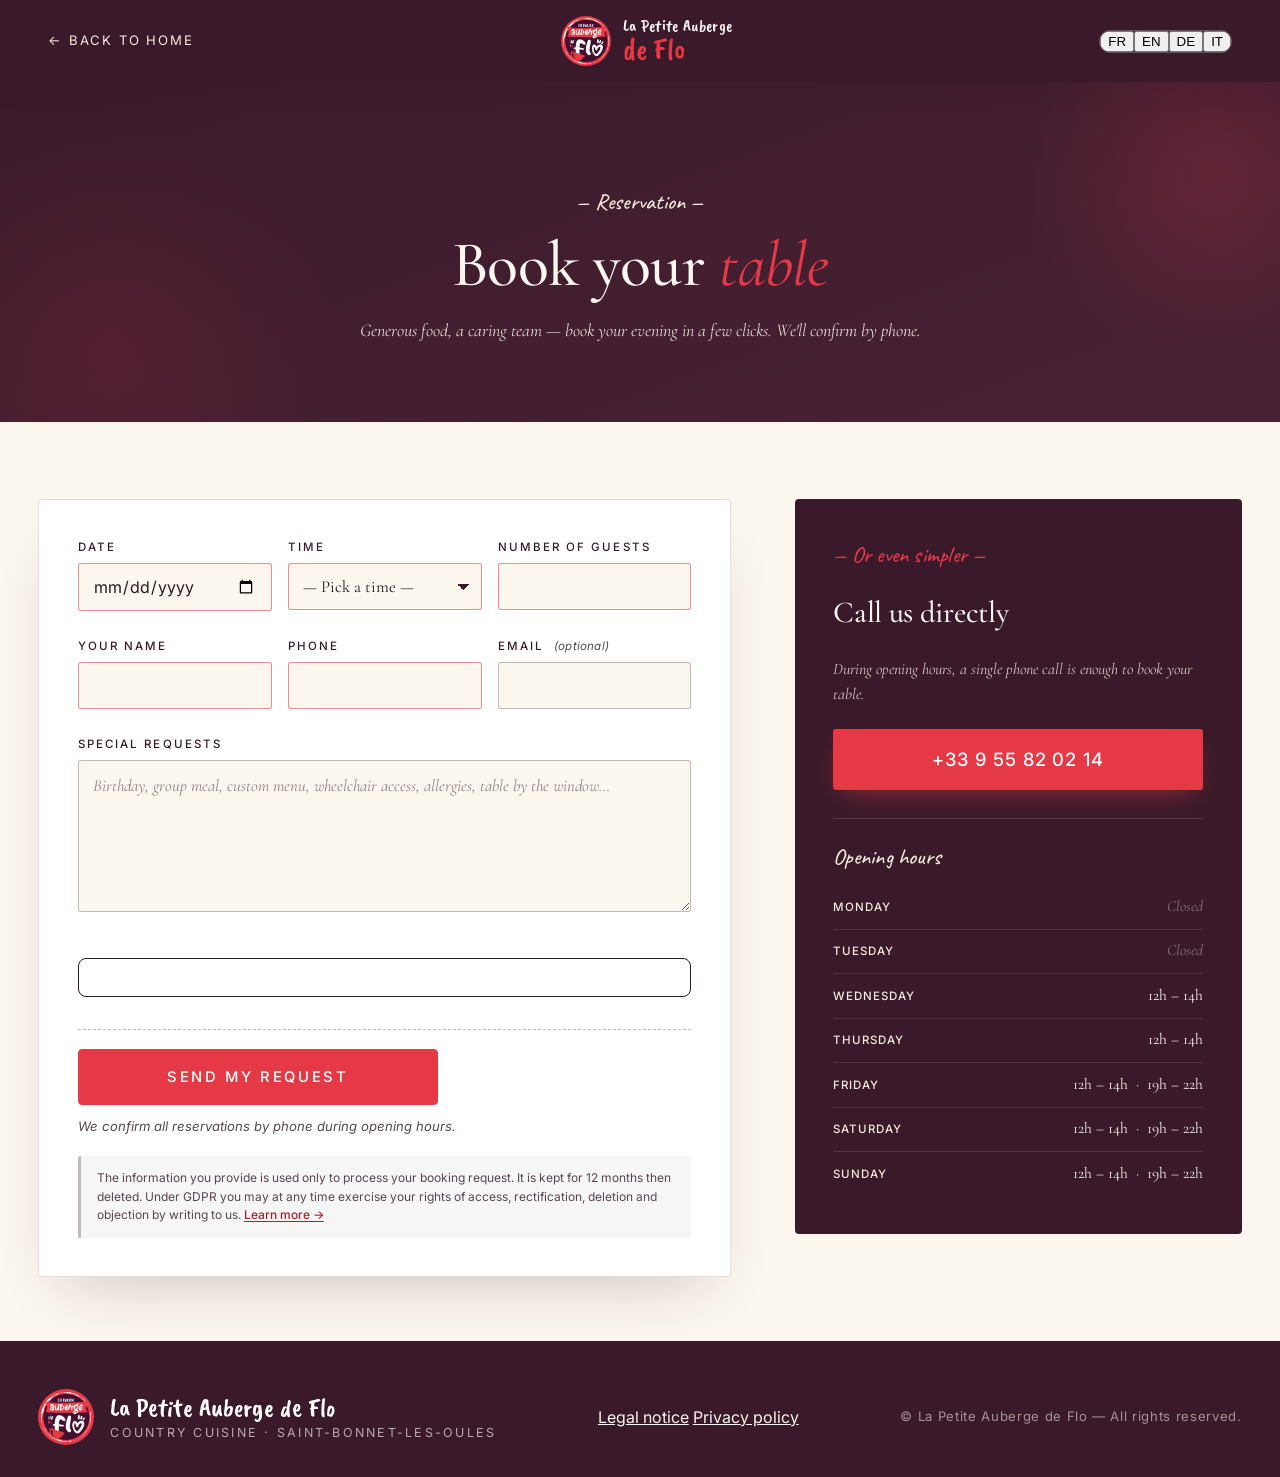
<file: reservation.html>
<!doctype html>
<html lang="fr" data-i18n-title="reserve.pagetitle">
<head>
<meta charset="utf-8" />
<meta name="viewport" content="width=device-width, initial-scale=1" />
<title>Réservation — La Petite Auberge de Flo</title>
<meta name="description" content="Réservez votre table à La Petite Auberge de Flo. Indiquez la date, le service, le nombre de personnes et vos demandes particulières — nous confirmons par téléphone." />

<link rel="preconnect" href="https://fonts.googleapis.com" />
<link rel="preconnect" href="https://fonts.gstatic.com" crossorigin />
<link href="https://fonts.googleapis.com/css2?family=Caveat+Brush&family=Caveat:wght@500;700&family=Cormorant+Garamond:ital,wght@0,400;0,500;0,600;0,700;1,400;1,500&family=Inter:wght@300;400;500;600&display=swap" rel="stylesheet" />

<link rel="stylesheet" href="styles.css" />
<link rel="stylesheet" href="reservation.css" />
<script src="i18n.js" defer></script>
<script src="evenement-du-jour.js" defer></script>
</head>
<body class="reservepage">

<div id="bandeau-evenement" class="bandeau-evenement" hidden role="status"></div>

<header class="cartepage__nav reservepage__nav">
  <a class="cartepage__back" href="index.html" data-i18n="reserve.back">← Retour à l'accueil</a>

  <a class="nav__brand" href="index.html">
    <img src="assets/logo.webp" alt="Logo La Petite Auberge de Flo" />
    <span class="nav__brand-text">
      <span class="nav__brand-line1">La Petite Auberge</span>
      <span class="nav__brand-line2">de Flo</span>
    </span>
  </a>

  <div class="cartepage__tools">
    <div class="lang-switch lang-switch--dark" role="group" aria-label="Choisir la langue">
      <button type="button" data-lang="fr" class="is-active">FR</button>
      <button type="button" data-lang="en">EN</button>
      <button type="button" data-lang="de">DE</button>
      <button type="button" data-lang="it">IT</button>
    </div>
  </div>
</header>

<main class="reservepage__main">

  <!-- HERO -->
  <section class="reserve-hero">
    <div class="reserve-hero__inner">
      <p class="eyebrow eyebrow--light" data-i18n="reserve.eyebrow">— Réservation —</p>
      <h1 class="reserve-hero__title" data-i18n="reserve.title">Réservez votre <em>table</em></h1>
      <p class="reserve-hero__lede" data-i18n="reserve.lede">
        Une cuisine généreuse, une équipe attentionnée — réservez votre soirée en quelques clics.
        Nous vous confirmons par téléphone.
      </p>
    </div>
  </section>

  <!-- BODY: form + aside -->
  <section class="reserve-body">
    <div class="reserve-body__inner">

      <!-- FORM -->
      <!--
        Le formulaire écrit directement dans la table `reservations` de Supabase
        (cf. supabase.js). Le tableau de bord chef (admin.html) lit la même table
        en temps réel. RLS : anon peut INSERT mais pas SELECT/UPDATE/DELETE.
      -->
      <form class="reserve-form" id="reserveForm" novalidate>

        <!-- Row 1: date + service + guests -->
        <div class="reserve-row reserve-row--3">
          <div class="reserve-field">
            <label for="rf-date" data-i18n="reserve.field.date">Date</label>
            <input type="date" id="rf-date" name="date" required />
            <p class="event-date-note" id="eventDateNote" hidden role="status"></p>
          </div>
          <div class="reserve-field">
            <label for="rf-time" data-i18n="reserve.field.time">Horaire</label>
            <select id="rf-time" name="time" required>
              <option value="" data-i18n="reserve.field.time.placeholder">— Choisir un créneau —</option>
              <optgroup label="Midi (12h – 14h)" data-i18n-attr="label:reserve.field.time.midi">
                <option value="12:00">12h00</option>
                <option value="12:30">12h30</option>
                <option value="13:00">13h00</option>
                <option value="13:30">13h30</option>
              </optgroup>
              <optgroup label="Soir (19h – 22h)" data-i18n-attr="label:reserve.field.time.soir">
                <option value="19:00">19h00</option>
                <option value="19:30">19h30</option>
                <option value="20:00">20h00</option>
                <option value="20:30">20h30</option>
                <option value="21:00">21h00</option>
                <option value="21:30">21h30</option>
              </optgroup>
            </select>
          </div>
          <div class="reserve-field">
            <label for="rf-guests" data-i18n="reserve.field.guests">Nombre de personnes</label>
            <input type="number" id="rf-guests" name="guests" min="1" max="40" inputmode="numeric" required />
          </div>
        </div>

        <!-- Row 2: name + phone + email -->
        <div class="reserve-row reserve-row--3">
          <div class="reserve-field">
            <label for="rf-name" data-i18n="reserve.field.name">Votre nom</label>
            <input type="text" id="rf-name" name="name" autocomplete="name" required />
          </div>
          <div class="reserve-field">
            <label for="rf-phone" data-i18n="reserve.field.phone">Téléphone</label>
            <input type="tel" id="rf-phone" name="phone" autocomplete="tel" required />
          </div>
          <div class="reserve-field">
            <label for="rf-email" data-i18n="reserve.field.email">Email <span class="reserve-field__opt">(facultatif)</span></label>
            <input type="email" id="rf-email" name="email" autocomplete="email" />
          </div>
        </div>

        <!-- Row 3: notes (full width) -->
        <div class="reserve-field reserve-field--full">
          <label for="rf-notes" data-i18n="reserve.field.notes">Demandes particulières</label>
          <textarea
            id="rf-notes"
            name="notes"
            rows="5"
            data-i18n-attr="placeholder:reserve.field.notes.placeholder"
            placeholder="Anniversaire, repas de groupe, menu personnalisé, accessibilité PMR, allergies, place près de la fenêtre…"></textarea>
        </div>

        <!-- Honeypot (hidden from real users, bots fill it) -->
        <input type="text" name="_honey" tabindex="-1" autocomplete="off" aria-hidden="true" style="position:absolute;left:-9999px;width:1px;height:1px;opacity:0;" />

        <!-- Live availability indicator (filled by JS as user picks date+service) -->
        <div class="reserve-avail" id="reserveAvail" hidden>
          <span class="reserve-avail__dot" aria-hidden="true"></span>
          <span class="reserve-avail__text"></span>
        </div>

        <div class="reserve-actions">
          <button type="submit" class="btn btn--solid btn--big" id="reserveSubmit" data-i18n="reserve.submit">Envoyer ma demande</button>
          <p class="reserve-note" data-i18n="reserve.note">Nous confirmons toutes les réservations par téléphone aux horaires d'ouverture.</p>

          <!-- RGPD legal notice — required under articles 13/14 of the GDPR.
               The link sits OUTSIDE the translated <span> so it survives the
               innerHTML replacement done by i18n.js when the language changes. -->
          <p class="reserve-rgpd">
            <span data-i18n="reserve.rgpd">Les informations collectées sont utilisées uniquement pour traiter votre demande de réservation. Elles sont conservées 12 mois puis supprimées. Conformément au RGPD, vous pouvez à tout moment exercer vos droits d'accès, rectification, suppression et opposition en nous écrivant.</span>
            <a href="politique-confidentialite.html" data-i18n="reserve.rgpd.link">En savoir plus →</a>
          </p>
        </div>

        <!-- Success message (hidden by default) -->
        <div class="reserve-success" id="reserveSuccess" role="status" aria-live="polite" hidden>
          <p class="reserve-success__title" data-i18n="reserve.success.title">Merci !</p>
          <p data-i18n="reserve.success.text">
            Votre demande nous est bien parvenue — nous vous rappelons rapidement aux coordonnées indiquées pour confirmer votre réservation.
          </p>
        </div>

        <!-- Error message (hidden by default) -->
        <div class="reserve-error" id="reserveError" role="alert" aria-live="assertive" hidden>
          <p class="reserve-error__title" data-i18n="reserve.error.title">Oups…</p>
          <p data-i18n="reserve.error.text">
            L'envoi a échoué. Réessayez dans un instant — ou appelez-nous directement au 09 55 82 02 14.
          </p>
        </div>
      </form>

      <!-- ASIDE — call alternative + hours -->
      <aside class="reserve-aside">
        <p class="eyebrow" data-i18n="reserve.aside.eyebrow">— Ou plus simple —</p>
        <h2 class="reserve-aside__title" data-i18n="reserve.aside.title">Appelez-nous directement</h2>
        <p class="reserve-aside__text" data-i18n="reserve.aside.text">
          Aux horaires d'ouverture, un coup de fil suffit pour réserver votre table.
        </p>
        <a href="tel:0955820214" class="reserve-aside__phone" data-i18n="reserve.aside.phone">09 55 82 02 14</a>

        <div class="reserve-aside__hours">
          <p class="eyebrow eyebrow--light" data-i18n="reserve.aside.hours.title">Horaires</p>
          <ul class="hours">
            <li><span data-i18n="contact.hours.day1">Lundi</span><span class="closed" data-i18n="contact.hours.closed">Fermé</span></li>
            <li><span data-i18n="contact.hours.day2">Mardi</span><span class="closed" data-i18n="contact.hours.closed">Fermé</span></li>
            <li><span data-i18n="contact.hours.day3">Mercredi</span><span>12h&nbsp;–&nbsp;14h</span></li>
            <li><span data-i18n="contact.hours.day4">Jeudi</span><span>12h&nbsp;–&nbsp;14h</span></li>
            <li><span data-i18n="contact.hours.day5">Vendredi</span><span>12h&nbsp;–&nbsp;14h&nbsp;&nbsp;·&nbsp;&nbsp;19h&nbsp;–&nbsp;22h</span></li>
            <li><span data-i18n="contact.hours.day6">Samedi</span><span>12h&nbsp;–&nbsp;14h&nbsp;&nbsp;·&nbsp;&nbsp;19h&nbsp;–&nbsp;22h</span></li>
            <li><span data-i18n="contact.hours.day7">Dimanche</span><span>12h&nbsp;–&nbsp;14h&nbsp;&nbsp;·&nbsp;&nbsp;19h&nbsp;–&nbsp;22h</span></li>
          </ul>
        </div>
      </aside>

    </div>
  </section>

</main>

<footer class="footer">
  <div class="footer__inner">
    <div class="footer__brand">
      <img src="assets/logo.webp" alt="Logo La Petite Auberge de Flo" />
      <p>La Petite Auberge de Flo<br /><span data-i18n="footer.subtitle">Cuisine de terroir · Saint-Bonnet-les-Oules</span></p>
    </div>
    <nav class="footer__legal" aria-label="Liens légaux">
      <a href="mentions-legales.html" data-i18n="footer.legal.mentions">Mentions légales</a>
      <a href="politique-confidentialite.html" data-i18n="footer.legal.privacy">Politique de confidentialité</a>
    </nav>
    <p class="footer__copy">© <span id="year"></span> <span data-i18n="footer.copy">La Petite Auberge de Flo — Tous droits réservés.</span></p>
  </div>
</footer>

<script type="module">
  import { createReservation, getServiceState, listClosures } from './supabase.js';

  document.getElementById('year').textContent = new Date().getFullYear();

  const form = document.getElementById('reserveForm');
  const submitBtn = document.getElementById('reserveSubmit');
  const success = document.getElementById('reserveSuccess');
  const errorBox = document.getElementById('reserveError');
  const submitLabelDefault = submitBtn.textContent;
  const dateInput    = document.getElementById('rf-date');
  const timeInput    = document.getElementById('rf-time');
  const guestsInput  = document.getElementById('rf-guests');
  const availBox     = document.getElementById('reserveAvail');

  // ----- Fermetures (récurrentes + par période) -----
  // Chargées une fois au chargement de la page : sert à griser immédiatement
  // un jour fermé dès que le client choisit sa date, sans attendre le réseau.
  // getServiceState() côté serveur reste la source de vérité au moment de l'envoi.
  let closures = [];
  try { closures = await listClosures(); } catch (e) { console.warn('[closures] fetch failed', e); }

  function closuresForDate(dateStr) {
    if (!dateStr) return [];
    const weekday = new Date(dateStr + 'T00:00:00').getDay(); // 0 = dimanche ... 6 = samedi
    return closures.filter(c => (
      c.kind === 'weekly' ? c.weekday === weekday
      : c.kind === 'range' ? dateStr >= c.start_date && dateStr <= c.end_date
      : false
    ));
  }

  // true si TOUS les services sont fermés ce jour-là (une fermeture sans service
  // précis, ou une fermeture midi + une fermeture soir cumulées)
  function isDateFullyClosed(dateStr) {
    const list = closuresForDate(dateStr);
    if (list.some(c => !c.service)) return true;
    const closedServices = new Set(list.map(c => c.service));
    return closedServices.has('midi') && closedServices.has('soir');
  }

  // 12:00–15:59 = midi, 16:00+ = soir (boundary chosen safely below the 19h soir start)
  function serviceFromTime(time) {
    if (!time) return null;
    const h = parseInt(time.split(':')[0], 10);
    return h < 16 ? 'midi' : 'soir';
  }
  function formatTimeFR(time) {
    if (!time) return '';
    const [h, m] = time.split(':');
    return `${parseInt(h, 10)}h${m}`;
  }

  // Min date = today
  dateInput.min = new Date().toISOString().slice(0, 10);

  function t(key) {
    const lang = (document.documentElement.lang || 'fr').slice(0, 2);
    return window.I18N?.[lang]?.[key] || window.I18N?.fr?.[key] || key;
  }

  // ----- Live availability check -----
  let availState = null; // last known state from server
  let availTimer;
  let canSubmit = true;  // toggled by checkAvailability

  function setAvail({ level, text }) {
    availBox.hidden = false;
    availBox.classList.remove('reserve-avail--ok', 'reserve-avail--warn', 'reserve-avail--full', 'reserve-avail--loading');
    availBox.classList.add('reserve-avail--' + level);
    availBox.querySelector('.reserve-avail__text').textContent = text;
  }

  function updateSubmitBlock() {
    if (!canSubmit) {
      submitBtn.disabled = true;
      submitBtn.style.opacity = '.55';
      submitBtn.style.cursor  = 'not-allowed';
    } else {
      submitBtn.disabled = false;
      submitBtn.style.opacity = '';
      submitBtn.style.cursor  = '';
    }
  }

  async function checkAvailability() {
    const date = dateInput.value;
    const time = timeInput.value;
    const service = serviceFromTime(time);
    if (!date || !service) {
      availBox.hidden = true;
      canSubmit = true;
      updateSubmitBlock();
      return;
    }
    setAvail({ level: 'loading', text: 'Vérification de la disponibilité…' });
    try {
      const guests = Number(guestsInput.value) || 0;
      const state = await getServiceState(date, service, guests || null);
      availState = state;

      // Note: on ne révèle PAS les chiffres de capacité côté client, et on ne
      // les lit même plus. Le serveur renvoie des verdicts (is_full,
      // almost_full, fits) ; les chiffres bruts sont en sursis côté RPC.
      if (state.manually_closed && (state.closed_reason === 'closed_weekly' || state.closed_reason === 'closed_period')) {
        canSubmit = false;
        setAvail({
          level: 'full',
          text: state.closed_note
            ? `Nous sommes fermés ce jour-là — ${state.closed_note}. Appelez-nous au 09 55 82 02 14 pour un cas particulier.`
            : `Nous sommes fermés ce jour-là. Appelez-nous au 09 55 82 02 14 pour un cas particulier.`,
        });
      } else if (state.manually_closed) {
        canSubmit = false;
        setAvail({
          level: 'full',
          text: `Désolé, ce service est complet. Appelez-nous au 09 55 82 02 14 — il y a peut-être de la place avec un peu de souplesse.`,
        });
      } else if (state.is_full) {
        canSubmit = false;
        setAvail({
          level: 'full',
          text: `Désolé, ce service est complet. Appelez-nous au 09 55 82 02 14 pour vérifier les annulations.`,
        });
      } else if (guests > 0 && state.fits === false) {
        canSubmit = false;
        setAvail({
          level: 'full',
          text: `Désolé, nous ne pouvons pas accueillir un groupe de cette taille à ce service. Appelez-nous au 09 55 82 02 14, on peut peut-être s'arranger.`,
        });
      } else if (state.almost_full) {
        canSubmit = true;
        setAvail({
          level: 'warn',
          text: `Quelques places encore — pensez à nous appeler au 09 55 82 02 14 pour confirmer.`,
        });
      } else {
        canSubmit = true;
        setAvail({ level: 'ok', text: '✓ Disponible' });
      }
    } catch (e) {
      console.warn('[avail] check failed', e);
      // En cas d'erreur on laisse soumettre (le chef rappellera)
      canSubmit = true;
      availBox.hidden = true;
    }
    updateSubmitBlock();
  }

  function formatDate(d) {
    try {
      return new Date(d + 'T00:00:00').toLocaleDateString('fr-FR', { weekday: 'long', day: 'numeric', month: 'long' });
    } catch { return d; }
  }

  function debouncedCheck() {
    clearTimeout(availTimer);
    availTimer = setTimeout(checkAvailability, 300);
  }

  // Dès que la date change, on grise immédiatement le créneau horaire si le
  // jour est entièrement fermé (pas besoin d'attendre le round-trip réseau).
  function handleDateChange() {
    const date = dateInput.value;
    if (isDateFullyClosed(date)) {
      timeInput.value = '';
      timeInput.disabled = true;
      canSubmit = false;
      const closure = closuresForDate(date)[0];
      setAvail({
        level: 'full',
        text: closure?.reason
          ? `Nous sommes fermés ce jour-là — ${closure.reason}. Appelez-nous au 09 55 82 02 14 pour un cas particulier.`
          : `Nous sommes fermés ce jour-là. Appelez-nous au 09 55 82 02 14 pour un cas particulier.`,
      });
      updateSubmitBlock();
    } else {
      timeInput.disabled = false;
      debouncedCheck();
    }
  }
  dateInput.addEventListener('change', handleDateChange);
  timeInput.addEventListener('change', debouncedCheck);
  guestsInput.addEventListener('input',  debouncedCheck);

  form.addEventListener('submit', async (e) => {
    e.preventDefault();
    if (!form.reportValidity()) return;

    // Honeypot: bot — silent fake-success
    if (form.elements['_honey']?.value) {
      success.hidden = false;
      return;
    }

    // Final availability re-check: maybe the chef just closed the service.
    await checkAvailability();
    if (!canSubmit) {
      availBox.scrollIntoView({ behavior: 'smooth', block: 'center' });
      return;
    }

    const fd = new FormData(form);
    const time = fd.get('time');
    const payload = {
      date:    fd.get('date'),
      time,
      service: serviceFromTime(time),
      guests:  fd.get('guests'),
      name:    fd.get('name'),
      phone:   fd.get('phone'),
      email:   fd.get('email'),
      notes:   fd.get('notes'),
      lang:    (document.documentElement.lang || 'fr').slice(0, 2),
    };

    submitBtn.disabled = true;
    submitBtn.textContent = t('reserve.submitting');
    success.hidden = true;
    errorBox.hidden = true;

    try {
      await createReservation(payload);
      success.hidden = false;
      success.scrollIntoView({ behavior: 'smooth', block: 'center' });
      form.reset();
    } catch (err) {
      console.error('[reservation] envoi échoué :', err);
      errorBox.hidden = false;
      errorBox.scrollIntoView({ behavior: 'smooth', block: 'center' });
    } finally {
      submitBtn.disabled = false;
      submitBtn.textContent = t('reserve.submit') || submitLabelDefault;
    }
  });
</script>

</body>
</html>
</file>
<file: styles.css>
/* =========================================================
   La Petite Auberge de Flo — palette inspirée du logo
   coral red  #E63946 | aubergine #3A1A2A | cream #FBF6EE
   ========================================================= */

:root {
  --coral: #E63946;
  --coral-dark: #C42B38;
  --coral-deep: #A12230;
  --aubergine: #3A1A2A;
  --aubergine-2: #4A2235;
  --cream: #FBF6EE;
  --cream-2: #F4EBDA;
  --cream-3: #ECDEC4;
  --ink: #2A1820;
  --ink-soft: #5A4651;
  --line: rgba(58, 26, 42, 0.14);
  --line-strong: rgba(58, 26, 42, 0.28);

  --f-serif: "Cormorant Garamond", "Times New Roman", serif;
  --f-script: "Caveat", "Brush Script MT", cursive;
  --f-brush: "Caveat Brush", "Caveat", "Brush Script MT", cursive;
  --f-sans: "Inter", system-ui, -apple-system, "Helvetica Neue", sans-serif;

  --container: 1280px;
  --gutter: clamp(1.25rem, 3vw, 2.5rem);
  --radius: 4px;

  --bandeau-h: 0px; /* mesurée en JS par evenement-du-jour.js, 0 quand pas d'événement */
}

* { box-sizing: border-box; }

html { scroll-behavior: smooth; }

body {
  margin: 0;
  font-family: var(--f-sans);
  color: var(--ink);
  background: var(--cream);
  font-size: 16px;
  line-height: 1.65;
  -webkit-font-smoothing: antialiased;
  text-rendering: optimizeLegibility;
}

img { max-width: 100%; display: block; }
a { color: inherit; }

/* ---------- TYPOGRAPHY ---------- */

.h-section {
  font-family: var(--f-serif);
  font-weight: 500;
  font-size: clamp(2.2rem, 5vw, 3.6rem);
  line-height: 1.05;
  letter-spacing: -0.01em;
  margin: 0 0 1.2rem;
  color: var(--aubergine);
}
.h-section em {
  font-style: italic;
  font-weight: 400;
  color: var(--coral);
}
.h-section--light { color: var(--cream); }
.h-section--light em { color: var(--cream-2); }

.eyebrow {
  font-family: var(--f-script);
  font-size: 1.4rem;
  color: var(--coral);
  margin: 0 0 0.6rem;
  font-weight: 500;
  letter-spacing: 0.01em;
}
.eyebrow--light { color: var(--cream-2); }

.caveat { font-family: var(--f-script); color: var(--coral); }
.caveat--big {
  font-size: clamp(2rem, 4vw, 3.2rem);
  line-height: 1.15;
  font-weight: 500;
  display: block;
}

.lede {
  font-family: var(--f-serif);
  font-size: clamp(1.1rem, 1.4vw, 1.35rem);
  font-style: italic;
  color: var(--ink-soft);
  line-height: 1.5;
  margin: 0 0 1.4rem;
}

p { margin: 0 0 1rem; }

/* ---------- BUTTONS ---------- */

.btn {
  display: inline-flex;
  align-items: center;
  justify-content: center;
  padding: 0.9rem 1.6rem;
  font-family: var(--f-sans);
  font-weight: 500;
  font-size: 0.85rem;
  letter-spacing: 0.18em;
  text-transform: uppercase;
  text-decoration: none;
  border-radius: var(--radius);
  border: 1.5px solid transparent;
  transition: transform .2s, background .2s, color .2s, border-color .2s;
  cursor: pointer;
  white-space: nowrap;
}
.btn:hover { transform: translateY(-1px); }

.btn--solid {
  background: var(--coral);
  color: #fff;
  border-color: var(--coral);
}
.btn--solid:hover { background: var(--coral-dark); border-color: var(--coral-dark); }

.btn--solid-light {
  background: var(--cream);
  color: var(--aubergine);
  border-color: var(--cream);
}
.btn--solid-light:hover { background: #fff; }

.btn--ghost {
  background: transparent;
  color: #fff;
  border-color: rgba(255,255,255,0.55);
}
.btn--ghost:hover { background: rgba(255,255,255,0.08); border-color: #fff; }

.btn--ghost-light {
  background: transparent;
  color: var(--cream);
  border-color: rgba(255,255,255,0.4);
}
.btn--ghost-light:hover { color: #fff; border-color: #fff; background: rgba(255,255,255,0.05); }

/* ---------- NAV ---------- */

.nav {
  position: fixed;
  top: var(--bandeau-h, 0px); left: 0; right: 0;
  z-index: 50;
  display: flex;
  align-items: center;
  justify-content: space-between;
  padding: 1rem clamp(1.25rem, 4vw, 3rem);
  transition: background .35s, box-shadow .35s, padding .35s;
}
.nav.is-scrolled {
  background: rgba(58, 26, 42, 0.92);
  backdrop-filter: blur(10px);
  -webkit-backdrop-filter: blur(10px);
  padding-top: 0.7rem;
  padding-bottom: 0.7rem;
  box-shadow: 0 8px 30px rgba(0,0,0,0.18);
}

.nav__brand {
  display: flex;
  align-items: center;
  gap: 0.75rem;
  text-decoration: none;
  color: #fff;
}
.nav__brand img {
  width: 50px;
  height: 50px;
  object-fit: contain;
  border-radius: 50%;
  background: var(--coral);
  padding: 2px;
}
.nav__brand-text {
  display: flex;
  flex-direction: column;
  font-family: var(--f-brush);
  line-height: 0.95;
  letter-spacing: 0.01em;
}
.nav__brand-line1 {
  font-size: 1.05rem;
  color: #fff;
  opacity: 0.92;
  letter-spacing: 0.02em;
}
.nav__brand-line2 {
  font-size: 1.85rem;
  color: var(--coral);
  margin-top: 0.05em;
}
.nav.is-scrolled .nav__brand-line2 { color: var(--coral); }

.nav__links {
  display: flex;
  gap: 2rem;
}
.nav__links a {
  color: #fff;
  text-decoration: none;
  font-size: 0.82rem;
  letter-spacing: 0.18em;
  text-transform: uppercase;
  font-weight: 400;
  opacity: 0.92;
  position: relative;
  padding: 0.4rem 0;
}
.nav__links a::after {
  content: "";
  position: absolute;
  left: 0; right: 0; bottom: -2px;
  height: 1px;
  background: var(--coral);
  transform: scaleX(0);
  transform-origin: left;
  transition: transform .25s;
}
.nav__links a:hover::after { transform: scaleX(1); }

.nav__cta {
  background: var(--coral);
  color: #fff;
  text-decoration: none;
  padding: 0.65rem 1.3rem;
  border-radius: var(--radius);
  font-size: 0.8rem;
  letter-spacing: 0.2em;
  text-transform: uppercase;
  font-weight: 500;
  transition: background .2s, padding .2s, font-size .2s;
  white-space: nowrap;
}
.nav__cta:hover { background: var(--coral-dark); }

@media (max-width: 980px) {
  .nav__links { display: none; }
  .nav__brand-line1 { display: none; }
}
/* Mobile : compact Reserve to free room for the language dropdown */
@media (max-width: 600px) {
  .nav__cta {
    padding: 0.5rem 0.85rem;
    font-size: 0.72rem;
    letter-spacing: 0.12em;
  }
  .nav { padding: 0.6rem 0.85rem; gap: 0.4rem; }
  .nav__brand img { width: 42px; height: 42px; }
}

/* ---------- LANGUAGE SWITCHER — modern dropdown ---------- */

/* Grouped actions container (lang + Reserve sit together) */
.nav__actions {
  display: inline-flex;
  align-items: center;
  gap: 0.5rem;
}

.lang-switch {
  display: inline-flex;
  align-items: center;
  background: rgba(255,255,255,0.08);
  border: 1px solid rgba(255,255,255,0.22);
  border-radius: 999px;
  padding: 0;
  margin: 0;
  cursor: pointer;
  transition: background .2s, border-color .2s;
  overflow: hidden;
}
.lang-switch:hover,
.lang-switch:focus-within {
  background: rgba(255,255,255,0.14);
  border-color: rgba(255,255,255,0.4);
}
.lang-switch__select {
  appearance: none;
  -webkit-appearance: none;
  background: transparent;
  border: 0;
  color: #fff;
  font-family: var(--f-sans);
  font-size: 0.78rem;
  font-weight: 500;
  letter-spacing: 0.04em;
  padding: 0.5rem 1.6rem 0.5rem 0.7rem;
  cursor: pointer;
  outline: none;
  /* Chevron drawn with linear-gradients */
  background-image:
    linear-gradient(45deg, transparent 50%, rgba(255,255,255,0.75) 50%),
    linear-gradient(135deg, rgba(255,255,255,0.75) 50%, transparent 50%);
  background-position:
    calc(100% - 11px) calc(50% + 1px),
    calc(100% - 7px) calc(50% + 1px);
  background-size: 4px 4px, 4px 4px;
  background-repeat: no-repeat;
}
.lang-switch__select option {
  background: var(--aubergine);
  color: #fff;
  font-family: var(--f-sans);
}

/* Mobile : keep visible (was display:none) — language must remain reachable */
@media (max-width: 600px) {
  .nav__actions { gap: 0.4rem; }
  .lang-switch__select {
    font-size: 0.72rem;
    padding: 0.4rem 1.35rem 0.4rem 0.55rem;
    background-position:
      calc(100% - 10px) calc(50% + 1px),
      calc(100% - 6px) calc(50% + 1px);
  }
}

/* ---------- CARTE CTA on home ---------- */

.carte__cta-row {
  max-width: var(--container);
  margin: 2.5rem auto 0;
  text-align: center;
}
.btn--big {
  padding: 1.1rem 2.2rem;
  font-size: 0.92rem;
}

/* ---------- HERO ---------- */

.hero {
  position: relative;
  min-height: 100vh;
  display: flex;
  align-items: center;
  justify-content: center;
  text-align: center;
  color: #fff;
  overflow: hidden;
}
/* Parallax layers — each moves at its own speed via --parallax-y,
   set by JS on scroll. The background photo moves slowest, the overlay
   a little faster, the foreground content at scroll speed (no transform). */
.hero__media {
  position: absolute;
  inset: -10% 0 -10% 0; /* extra height so the slowest layer never reveals
                          a gap when it slides up */
  z-index: 0;
  will-change: transform;
  transform: translate3d(0, var(--hero-media-y, 0px), 0) scale(var(--hero-media-scale, 1.06));
  transition: transform .08s linear; /* tiny smoothing to avoid jitter */
}
.hero__media img {
  width: 100%;
  height: 100%;
  object-fit: cover;
  filter: brightness(0.85) saturate(0.95);
}
.hero__overlay {
  will-change: opacity;
  transition: opacity .08s linear;
}
.hero__content {
  will-change: transform, opacity;
  transform: translate3d(0, var(--hero-content-y, 0px), 0);
  opacity: var(--hero-content-opacity, 1);
  transition: opacity .15s linear;
}
@media (prefers-reduced-motion: reduce) {
  .hero__media,
  .hero__content { transform: none !important; transition: none !important; }
}
.hero__overlay {
  position: absolute;
  inset: 0;
  background:
    radial-gradient(ellipse at center, rgba(58,26,42,0.25) 0%, rgba(58,26,42,0.72) 80%),
    linear-gradient(180deg, rgba(58,26,42,0.55) 0%, rgba(58,26,42,0.35) 30%, rgba(58,26,42,0.8) 100%);
}

.hero__content {
  position: relative;
  z-index: 2;
  padding: 8rem clamp(1.5rem, 5vw, 3rem) 5rem;
  max-width: 980px;
}
.hero__title {
  font-family: var(--f-serif);
  font-weight: 400;
  margin: 0 0 1.4rem;
  line-height: 1.02;
  letter-spacing: -0.01em;
  display: flex;
  flex-direction: column;
  gap: 0.2rem;
}
.hero__title-line1 {
  font-size: clamp(2.4rem, 5.5vw, 4.2rem);
  font-style: italic;
  font-weight: 400;
}
.hero__title-line2 {
  font-size: clamp(3rem, 8.5vw, 6.5rem);
  font-weight: 500;
  letter-spacing: -0.02em;
}
.hero__lead {
  font-family: var(--f-serif);
  font-size: clamp(1.05rem, 1.4vw, 1.3rem);
  line-height: 1.55;
  max-width: 660px;
  margin: 0 auto 2.2rem;
  color: rgba(255,255,255,0.92);
}
.hero__cta-row {
  display: flex;
  gap: 1rem;
  justify-content: center;
  flex-wrap: wrap;
  margin-bottom: 3rem;
}
.hero__strip {
  display: inline-flex;
  align-items: center;
  gap: 0.9rem;
  font-size: 0.78rem;
  letter-spacing: 0.25em;
  text-transform: uppercase;
  color: rgba(255,255,255,0.78);
  border-top: 1px solid rgba(255,255,255,0.18);
  border-bottom: 1px solid rgba(255,255,255,0.18);
  padding: 0.7rem 1.2rem;
}
.hero__strip .dot { color: var(--coral); }

/* Bandeau événement du jour — édité via evenement-du-jour.js, masqué par défaut.
   Ancré en haut de l'écran : reste visible pendant le défilement, comme le menu. */
.bandeau-evenement {
  position: fixed;
  top: 0; left: 0; right: 0;
  z-index: 70; /* au-dessus du menu (50/20) pour rester visible devant lui */
  text-align: center;
  background: var(--aubergine);
  color: var(--cream);
  font-family: var(--f-sans);
  font-size: 0.85rem;
  font-weight: 500;
  letter-spacing: 0.02em;
  padding: 0.65rem var(--gutter);
  border-bottom: 2px solid var(--coral);
}
.bandeau-evenement[hidden] { display: none; }

/* Popup événement — photo en grand à l'arrivée sur le site, une fois par visite */
.event-popup {
  position: fixed;
  inset: 0;
  z-index: 120; /* au-dessus du bandeau et du menu */
  background: rgba(20, 8, 14, 0.75);
  display: flex;
  align-items: center;
  justify-content: center;
  padding: 1.25rem;
  opacity: 0;
  transition: opacity .3s ease;
}
.event-popup.is-open { opacity: 1; }
.event-popup[hidden] { display: none; }
.event-popup__card {
  position: relative;
  width: min(420px, 100%);
  background: var(--cream);
  border-radius: 10px;
  overflow: hidden;
  box-shadow: 0 40px 90px -25px rgba(0,0,0,0.7);
  transform: translateY(10px) scale(0.98);
  transition: transform .3s ease;
}
.event-popup.is-open .event-popup__card { transform: translateY(0) scale(1); }
.event-popup__img {
  display: block;
  width: 100%;
  aspect-ratio: 4 / 3;
  object-fit: cover;
}
.event-popup__close {
  position: absolute;
  top: 0.6rem; right: 0.6rem;
  width: 40px; height: 40px;
  border-radius: 50%;
  border: none;
  background: rgba(20, 8, 14, 0.55);
  color: #fff;
  font-size: 1.5rem;
  line-height: 1;
  cursor: pointer;
  display: flex;
  align-items: center;
  justify-content: center;
  transition: background .2s;
}
.event-popup__close:hover { background: rgba(20, 8, 14, 0.8); }
.event-popup__body {
  padding: 1.5rem 1.5rem 1.75rem;
  text-align: center;
}
.event-popup__title {
  font-family: var(--f-serif);
  font-size: 1.6rem;
  color: var(--aubergine);
  margin: 0.2rem 0 1.2rem;
}
@media (prefers-reduced-motion: reduce) {
  .event-popup, .event-popup__card { transition: none; }
}

/* Carrousel hero — calques supplémentaires ajoutés par evenement-du-jour.js
   au-dessus de l'image statique existante (fallback si JS ne tourne pas). */
.hero__slide {
  position: absolute;
  inset: 0;
  opacity: 0;
  transition: opacity 1.2s ease;
}
.hero__slide.is-active { opacity: 1; }
@media (prefers-reduced-motion: reduce) {
  .hero__slide { transition: none; }
}

/* ---------- LA MAISON ---------- */

.maison {
  padding: clamp(5rem, 10vw, 9rem) var(--gutter);
  background:
    linear-gradient(180deg, var(--cream) 0%, var(--cream-2) 100%);
  position: relative;
}
.maison::before {
  content: "";
  position: absolute;
  top: 0; left: 0; right: 0;
  height: 200px;
  background: radial-gradient(ellipse at center top, rgba(230,57,70,0.05), transparent 70%);
  pointer-events: none;
}
.maison__grid {
  max-width: var(--container);
  margin: 0 auto;
  display: grid;
  grid-template-columns: 1.05fr 1fr;
  gap: clamp(2.5rem, 6vw, 5rem);
  align-items: center;
}
.maison__copy { max-width: 540px; }
.maison__copy p { color: var(--ink-soft); }
.maison__copy em { color: var(--coral-deep); font-style: italic; }

.badges {
  display: flex;
  flex-wrap: wrap;
  gap: 0.6rem;
  margin-top: 1.8rem;
}
.badge {
  display: inline-flex;
  align-items: center;
  gap: 0.5rem;
  padding: 0.45rem 0.95rem;
  background: rgba(58,26,42,0.04);
  border: 1px solid var(--line);
  border-radius: 999px;
  font-size: 0.82rem;
  color: var(--aubergine);
  font-weight: 500;
}
.badge__dot {
  width: 6px; height: 6px;
  background: var(--coral);
  border-radius: 50%;
  display: inline-block;
}

.maison__media {
  position: relative;
  display: grid;
  grid-template-columns: 1fr 1fr;
  grid-template-rows: auto auto;
  gap: 1.2rem;
  padding-bottom: 2rem;
}
.maison__frame {
  overflow: hidden;
  border-radius: 2px;
  position: relative;
  box-shadow: 0 20px 50px -20px rgba(58,26,42,0.4);
}
.maison__frame img {
  width: 100%; height: 100%;
  object-fit: cover;
  transition: transform .8s;
}
.maison__frame:hover img { transform: scale(1.04); }

.maison__frame--big {
  grid-column: 1 / 3;
  aspect-ratio: 16 / 10;
}
.maison__frame--small {
  grid-column: 2 / 3;
  aspect-ratio: 4 / 5;
  margin-top: -3.5rem;
  position: relative;
  z-index: 2;
  border: 8px solid var(--cream);
}

.maison__signature {
  position: absolute;
  left: 0;
  bottom: 0;
  display: flex;
  align-items: center;
  gap: 0.8rem;
  font-family: var(--f-script);
  font-size: 1.6rem;
  color: var(--coral);
  transform: rotate(-3deg);
}
.signature__line {
  width: 60px; height: 1.5px;
  background: var(--coral);
  display: inline-block;
}

@media (max-width: 880px) {
  .maison__grid { grid-template-columns: 1fr; }
  .maison__signature { position: static; transform: none; margin-top: 1rem; }
}

/* ---------- MENU DU JOUR ---------- */

.menu-du-jour {
  background: var(--aubergine);
  color: var(--cream);
  padding: clamp(4rem, 8vw, 7rem) var(--gutter);
  position: relative;
  overflow: hidden;
}
.menu-du-jour::before {
  content: "";
  position: absolute;
  top: -100px; right: -100px;
  width: 400px; height: 400px;
  background: radial-gradient(circle, var(--coral) 0%, transparent 70%);
  opacity: 0.18;
  border-radius: 50%;
}
.menu-du-jour::after {
  content: "";
  position: absolute;
  bottom: -200px; left: -100px;
  width: 500px; height: 500px;
  background: radial-gradient(circle, var(--coral) 0%, transparent 70%);
  opacity: 0.12;
  border-radius: 50%;
}
.menu-du-jour__inner {
  max-width: var(--container);
  margin: 0 auto;
  display: grid;
  grid-template-columns: 1.3fr 1fr;
  gap: clamp(2rem, 5vw, 4rem);
  align-items: center;
  position: relative;
  z-index: 2;
}
.menu-du-jour__left { text-align: left; }

.menu-du-jour__price {
  font-family: var(--f-serif);
  font-size: clamp(5rem, 12vw, 9rem);
  line-height: 1;
  margin: 0.5rem 0 0.4rem;
  color: var(--coral);
  font-weight: 500;
  letter-spacing: -0.04em;
  display: inline-flex;
  align-items: flex-start;
}
.menu-du-jour__price sup {
  font-size: 0.45em;
  line-height: 1;
  margin-top: 0.6em;
  margin-left: 0.05em;
  color: var(--cream-2);
}

/* ---- Circular Reveal Heading (21st.dev style) ---- */
.circular-reveal {
  display: inline-block;
  clip-path: circle(0% at 10% 100%);
  opacity: 0;
  transform: translateY(18px);
  transition:
    clip-path 1.5s cubic-bezier(0.65, 0, 0.2, 1),
    opacity .8s ease .15s,
    transform 1.2s cubic-bezier(0.45, 0, 0.2, 1);
  will-change: clip-path, transform, opacity;
}
.circular-reveal.is-revealed {
  clip-path: circle(160% at 10% 100%);
  opacity: 1;
  transform: translateY(0);
}
@media (prefers-reduced-motion: reduce) {
  .circular-reveal {
    clip-path: none;
    opacity: 1;
    transform: none;
    transition: none;
  }
}

/* ---- Price Seal — Rotating circular text around the price ---- */
.price-seal {
  position: relative;
  display: inline-flex;
  align-items: center;
  justify-content: center;
  width: clamp(240px, 30vw, 340px);
  height: clamp(240px, 30vw, 340px);
  margin: 0.4rem 0 0.6rem;
}
.price-seal__rotor {
  position: absolute;
  inset: 0;
  width: 100%;
  height: 100%;
  animation: orbit-spin 30s linear infinite;
  pointer-events: none;
  overflow: visible;
}
@media (prefers-reduced-motion: reduce) {
  .price-seal__rotor { animation: none; }
}
.price-seal__text {
  font-family: var(--f-sans);
  font-size: 10.5px;
  letter-spacing: 0.42em;
  fill: rgba(251,246,238,0.78);
  text-transform: uppercase;
  font-weight: 500;
}
.price-seal__ring {
  position: absolute;
  border-radius: 50%;
  pointer-events: none;
}
.price-seal__ring--outer {
  inset: 8%;
  border: 1px solid rgba(251,246,238,0.12);
}
.price-seal__ring--inner {
  inset: 20%;
  border: 1px dashed rgba(230,57,70,0.35);
}
.price-seal .menu-du-jour__price {
  position: relative;
  z-index: 2;
  margin: 0;
  font-size: clamp(3.6rem, 8vw, 6.2rem);
  text-shadow: 0 6px 24px rgba(0,0,0,0.35);
}
@keyframes orbit-spin {
  from { transform: rotate(0deg); }
  to   { transform: rotate(360deg); }
}

.menu-du-jour__sub {
  font-family: var(--f-serif);
  font-style: italic;
  font-size: clamp(1.05rem, 1.4vw, 1.3rem);
  color: var(--cream-2);
  margin: 0 0 1rem;
}
.menu-du-jour__note {
  font-size: 0.9rem;
  color: rgba(251,246,238,0.7);
  margin: 0;
}

.menu-du-jour__right {
  padding-left: clamp(1.2rem, 3vw, 3rem);
  border-left: 1px solid rgba(255,255,255,0.18);
}
.menu-du-jour__right p {
  font-family: var(--f-serif);
  font-size: clamp(1.5rem, 2.3vw, 2rem);
  line-height: 1.3;
  color: var(--cream);
  font-style: italic;
  margin: 0 0 1.4rem;
}
.menu-du-jour__right .caveat--big {
  font-family: var(--f-script);
  font-style: normal;
  color: var(--coral);
  font-size: clamp(2.6rem, 4.5vw, 4rem);
  line-height: 1;
  margin: 0 0 1.2rem;
}
.menu-du-jour__right .btn { margin-top: 0.5rem; }

@media (max-width: 800px) {
  .menu-du-jour__inner { grid-template-columns: 1fr; }
  .menu-du-jour__right {
    border-left: none;
    border-top: 1px solid rgba(255,255,255,0.18);
    padding-left: 0;
    padding-top: 2rem;
  }
}

/* ---------- SPÉCIALITÉS ---------- */

.specialites {
  padding: clamp(5rem, 10vw, 9rem) var(--gutter);
  background: var(--cream);
}
.specialites__head {
  max-width: 720px;
  margin: 0 auto 4rem;
  text-align: center;
}
.specialites__head .lede {
  font-style: italic;
  color: var(--ink-soft);
}

.specialites__grid {
  max-width: var(--container);
  margin: 0 auto;
  display: grid;
  grid-template-columns: 1.4fr 1fr 1fr;
  gap: 1.5rem;
}
.dish {
  background: #fff;
  border-radius: 2px;
  overflow: hidden;
  display: flex;
  flex-direction: column;
  border: 1px solid var(--line);
  transition: transform .35s, box-shadow .35s;
}
.dish:hover {
  transform: translateY(-4px);
  box-shadow: 0 30px 50px -25px rgba(58,26,42,0.35);
}
.dish__img {
  aspect-ratio: 4 / 5;
  overflow: hidden;
  position: relative;
}
.dish__img img {
  width: 100%; height: 100%;
  object-fit: cover;
  transition: transform .8s;
}
.dish:hover .dish__img img { transform: scale(1.04); }

.dish__body { padding: 1.5rem 1.5rem 1.8rem; }
.dish__tag {
  font-family: var(--f-script);
  color: var(--coral);
  font-size: 1.15rem;
  margin: 0 0 0.3rem;
}
.dish__body h3 {
  font-family: var(--f-serif);
  font-size: clamp(1.5rem, 2.2vw, 2rem);
  font-weight: 500;
  color: var(--aubergine);
  margin: 0 0 0.7rem;
  letter-spacing: -0.01em;
}
.dish__body p { color: var(--ink-soft); font-size: 0.97rem; margin: 0; }

.dish--feature .dish__img { aspect-ratio: 4 / 6; }
.dish--feature .dish__body h3 { font-size: clamp(1.8rem, 2.5vw, 2.4rem); }
.dish--feature {
  background: var(--aubergine);
  color: var(--cream);
}
.dish--feature .dish__body h3 { color: var(--cream); }
.dish--feature .dish__body p { color: rgba(251,246,238,0.8); }
.dish--feature .dish__tag { color: var(--coral); }

@media (max-width: 880px) {
  .specialites__grid { grid-template-columns: 1fr; }
}

.dish-strip {
  max-width: var(--container);
  margin: 4rem auto 0;
  display: grid;
  grid-template-columns: repeat(4, 1fr);
  gap: 1rem;
}
.dish-strip__item {
  margin: 0;
  position: relative;
  overflow: hidden;
  border-radius: 2px;
  aspect-ratio: 1 / 1;
}
.dish-strip__item img {
  width: 100%; height: 100%;
  object-fit: cover;
  transition: transform .8s;
}
.dish-strip__item:hover img { transform: scale(1.08); }
.dish-strip__item figcaption {
  position: absolute;
  left: 0; right: 0; bottom: 0;
  padding: 1.2rem 1rem 0.9rem;
  background: linear-gradient(180deg, transparent, rgba(58,26,42,0.92));
  color: #fff;
  font-family: var(--f-serif);
  font-style: italic;
  font-size: 1.05rem;
  letter-spacing: 0.01em;
}
@media (max-width: 700px) {
  .dish-strip { grid-template-columns: repeat(2, 1fr); }
}

/* ---------- LA CARTE ---------- */

.carte {
  padding: clamp(5rem, 10vw, 9rem) var(--gutter);
  background: var(--cream-2);
  position: relative;
}
.carte__head {
  max-width: 720px;
  margin: 0 auto 4rem;
  text-align: center;
}

/* Menus formules */
.formules {
  max-width: var(--container);
  margin: 0 auto;
  display: grid;
  grid-template-columns: repeat(4, 1fr);
  gap: 1.2rem;
}

.formule {
  background: #fff;
  padding: 2rem 1.6rem 1.8rem;
  border-radius: 2px;
  border: 1px solid var(--line);
  display: flex;
  flex-direction: column;
  position: relative;
  overflow: hidden;
  isolation: isolate;
  /* Safe default: visible. The entrance animation is opt-in via
     html.js-ready so any page without the matching JS (or with JS off)
     still shows the menus immediately. */
  opacity: 1;
  transform: none;
  transition: box-shadow .35s cubic-bezier(.4, 0, .2, 1),
              border-color .35s,
              transform .35s cubic-bezier(.4, 0, .2, 1);
}
/* Entrance animation — only when JS is ready AND the card hasn't yet been
   revealed by the IntersectionObserver. The IO adds .is-visible. */
html.js-ready .formule:not(.is-visible) {
  opacity: 0;
  transform: translateY(28px);
  transition: opacity .8s cubic-bezier(.4, 0, .2, 1),
              transform .8s cubic-bezier(.4, 0, .2, 1);
  will-change: transform, opacity;
}
html.js-ready .formule.is-visible {
  opacity: 1;
  transform: translateY(0);
  transition: opacity .8s cubic-bezier(.4, 0, .2, 1),
              transform .8s cubic-bezier(.4, 0, .2, 1),
              box-shadow .35s cubic-bezier(.4, 0, .2, 1),
              border-color .35s;
}
html.js-ready .formule:nth-child(1).is-visible { transition-delay: 0ms; }
html.js-ready .formule:nth-child(2).is-visible { transition-delay: 90ms; }
html.js-ready .formule:nth-child(3).is-visible { transition-delay: 180ms; }
html.js-ready .formule:nth-child(4).is-visible { transition-delay: 270ms; }

/* Cursor-following spotlight */
.formule::before {
  content: "";
  position: absolute;
  inset: 0;
  background: radial-gradient(
    520px circle at var(--mx, 50%) var(--my, 50%),
    rgba(230, 57, 70, 0.14),
    transparent 55%
  );
  opacity: 0;
  transition: opacity .35s ease;
  pointer-events: none;
  z-index: 0;
}
.formule:hover::before { opacity: 1; }
.formule > * { position: relative; z-index: 1; }

.formule.is-visible:hover {
  transform: translateY(-10px) scale(1.012);
  box-shadow: 0 35px 60px -25px rgba(58, 26, 42, 0.4),
              0 12px 22px -10px rgba(230, 57, 70, 0.12);
  border-color: rgba(230, 57, 70, 0.25);
  transition-delay: 0s !important;
}

.formule__tag {
  font-family: var(--f-script);
  color: var(--coral);
  font-size: 1.05rem;
  margin: 0 0 0.4rem;
}
.formule h3 {
  font-family: var(--f-serif);
  font-size: clamp(1.4rem, 2vw, 1.7rem);
  font-weight: 500;
  color: var(--aubergine);
  margin: 0 0 1rem;
  letter-spacing: -0.01em;
  line-height: 1.1;
}
.formule__price {
  font-family: var(--f-serif);
  font-size: clamp(2.8rem, 4vw, 3.6rem);
  color: var(--coral);
  font-weight: 500;
  line-height: 1;
  margin: 0 0 1.4rem;
  letter-spacing: -0.03em;
}
.formule__price sup {
  font-size: 0.42em;
  vertical-align: super;
  color: var(--coral-deep);
  font-weight: 400;
  margin-left: 0.05em;
}
.formule ul {
  list-style: none;
  padding: 0;
  margin: 0 0 1rem;
  flex: 1;
  border-top: 1px dashed var(--line-strong);
  padding-top: 1rem;
}
.formule ul li {
  font-family: var(--f-serif);
  font-size: 1.02rem;
  color: var(--ink);
  padding: 0.4rem 0;
  line-height: 1.4;
}
.formule ul li em {
  color: var(--coral);
  font-style: italic;
}

.formule__note {
  font-size: 0.78rem;
  color: var(--ink-soft);
  font-style: italic;
  margin: 0.5rem 0 0;
  padding-top: 0.8rem;
  border-top: 1px solid var(--line);
}

/* Featured menu — fond rouge (coral) */
.formule--feature {
  background: linear-gradient(160deg, var(--coral) 0%, var(--coral-deep) 100%);
  color: #fff;
  border-color: var(--coral);
}
.formule--feature::after {
  content: "";
  position: absolute;
  inset: 0;
  border-radius: inherit;
  padding: 1px;
  background: linear-gradient(
    115deg,
    rgba(255, 255, 255, 0) 25%,
    rgba(255, 255, 255, 0.55) 50%,
    rgba(255, 255, 255, 0) 75%
  );
  background-size: 250% 100%;
  -webkit-mask: linear-gradient(#fff 0 0) content-box, linear-gradient(#fff 0 0);
  -webkit-mask-composite: xor;
          mask-composite: exclude;
  animation: feature-shimmer 4.5s linear infinite;
  pointer-events: none;
  z-index: 2;
}
@keyframes feature-shimmer {
  0%   { background-position: 200% 0; }
  100% { background-position: -200% 0; }
}
.formule--feature::before {
  background: radial-gradient(
    520px circle at var(--mx, 50%) var(--my, 50%),
    rgba(255, 255, 255, 0.18),
    transparent 55%
  );
}
.formule--feature h3 { color: #fff; }
.formule--feature .formule__tag {
  color: #fff;
  opacity: 0.92;
}
.formule--feature .formule__price { color: #fff; }
.formule--feature .formule__price sup { color: rgba(255,255,255,0.85); }
.formule--feature ul {
  border-top-color: rgba(255,255,255,0.28);
}
.formule--feature ul li { color: #fff; }
.formule--feature ul li em { color: #fff; opacity: 0.85; }
.formule--feature .formule__note {
  color: rgba(255,255,255,0.85);
  border-top-color: rgba(255,255,255,0.2);
}

.formules__note {
  max-width: var(--container);
  margin: 1.6rem auto 0;
  text-align: center;
  font-size: 0.88rem;
  color: var(--ink-soft);
  font-style: italic;
}

/* À la carte */
.alacarte {
  max-width: var(--container);
  margin: clamp(3rem, 6vw, 5rem) auto 0;
  display: grid;
  grid-template-columns: 1fr 1.2fr 1fr;
  gap: clamp(2rem, 4vw, 3.5rem);
}

.h-sub {
  font-family: var(--f-serif);
  font-style: italic;
  font-size: clamp(1.4rem, 2vw, 1.7rem);
  font-weight: 500;
  color: var(--coral-deep);
  margin: 0 0 1.4rem;
  padding-bottom: 0.7rem;
  border-bottom: 1px solid var(--line-strong);
  letter-spacing: 0.01em;
}

.menu-list {
  list-style: none;
  padding: 0;
  margin: 0;
}
.menu-list > li {
  padding: 0.7rem 0;
  border-bottom: 1px solid rgba(58,26,42,0.07);
}
.menu-list > li:last-child { border-bottom: none; }

.menu-list__row {
  display: flex;
  align-items: baseline;
  gap: 0.4rem;
}
.menu-list .item {
  font-family: var(--f-serif);
  font-size: 1.05rem;
  color: var(--aubergine);
  font-weight: 500;
  flex-shrink: 0;
  max-width: 70%;
}
.menu-list .dots {
  flex: 1;
  border-bottom: 1.5px dotted var(--line-strong);
  margin: 0 0.3rem;
  position: relative;
  top: -0.25em;
}
.menu-list .price {
  font-family: var(--f-serif);
  font-size: 1.1rem;
  color: var(--coral);
  font-weight: 500;
  white-space: nowrap;
  letter-spacing: -0.01em;
}
.menu-list .price sup {
  font-size: 0.65em;
  font-weight: 400;
  color: var(--coral-deep);
  margin-left: 0.05em;
  vertical-align: super;
}
.menu-list .desc {
  font-family: var(--f-serif);
  font-style: italic;
  font-size: 0.92rem;
  color: var(--ink-soft);
  margin: 0.3rem 0 0;
  line-height: 1.4;
}

.menu-list__group {
  border-bottom: none !important;
  padding: 0.8rem 0 0 !important;
}
.menu-list__group-title {
  font-family: var(--f-script);
  color: var(--coral);
  font-size: 1.4rem;
  margin: 0 0 0.2rem;
  line-height: 1;
}
.menu-list__group .menu-list__row {
  padding: 0.45rem 0;
}

.alacarte__note {
  margin: 1.5rem 0 0;
  font-size: 0.82rem;
  color: var(--ink-soft);
  font-style: italic;
  line-height: 1.5;
  padding-top: 1rem;
  border-top: 1px solid var(--line);
}

@media (max-width: 980px) {
  .formules { grid-template-columns: repeat(2, 1fr); }
  .alacarte { grid-template-columns: 1fr; gap: 2.5rem; }
}
@media (max-width: 540px) {
  .formules { grid-template-columns: 1fr; }
  .menu-list .item { max-width: 60%; }
}

/* ---------- ÉVÉNEMENTS — CIRCULAR / CURVED GALLERY ---------- */

.events {
  background: linear-gradient(180deg, var(--cream) 0%, var(--cream-2) 100%);
  padding: clamp(5rem, 10vw, 9rem) 0 clamp(4rem, 7vw, 6rem);
  overflow: hidden;
  position: relative;
}
.events::before {
  content: "";
  position: absolute;
  top: 50%;
  left: 50%;
  width: 80vw;
  max-width: 1200px;
  aspect-ratio: 1;
  background: radial-gradient(circle, rgba(230,57,70,0.06), transparent 60%);
  border-radius: 50%;
  transform: translate(-50%, -50%);
  pointer-events: none;
}

.events__head {
  max-width: 720px;
  margin: 0 auto 3.5rem;
  text-align: center;
  padding: 0 var(--gutter);
  position: relative;
}

.events__stage {
  position: relative;
  max-width: 1400px;
  margin: 0 auto;
  display: flex;
  align-items: center;
  justify-content: center;
  gap: 1rem;
  padding: 0 clamp(0.5rem, 2vw, 2rem);
}

.events__viewport {
  flex: 1;
  min-width: 0;
  overflow-x: auto;
  overflow-y: visible;
  -webkit-overflow-scrolling: touch;
  scrollbar-width: none;
  cursor: grab;
  perspective: 1500px;
  padding: 110px 50% 110px;
}
.events__viewport::-webkit-scrollbar { display: none; }
.events__viewport.is-dragging { cursor: grabbing; }

.events__track {
  display: flex;
  align-items: center;
  gap: 2.5rem;
  width: max-content;
  transform-style: preserve-3d;
}

/* Event card */
.event-card {
  flex: 0 0 340px;
  background: #fff;
  border-radius: 8px;
  overflow: hidden;
  display: flex;
  flex-direction: column;
  box-shadow: 0 25px 50px -25px rgba(58,26,42,0.4),
              0 5px 12px -5px rgba(58,26,42,0.12);
  transition: box-shadow .4s;
  transform-style: preserve-3d;
  user-select: none;
  will-change: transform, opacity;
}
.event-card.is-center {
  box-shadow: 0 45px 80px -25px rgba(58,26,42,0.55),
              0 10px 25px -8px rgba(230,57,70,0.25);
}

.event-card__art {
  position: relative;
  aspect-ratio: 1 / 1;
  background:
    radial-gradient(circle at 30% 30%, rgba(255,255,255,0.22), transparent 55%),
    linear-gradient(135deg, var(--coral) 0%, var(--coral-deep) 100%);
  color: #fff;
  overflow: hidden;
}
.event-card__art::before {
  content: "";
  position: absolute;
  inset: 0;
  background:
    repeating-linear-gradient(
      45deg,
      transparent 0 30px,
      rgba(255,255,255,0.05) 30px 31px
    );
  pointer-events: none;
}
.event-card__art--paella {
  background: linear-gradient(135deg, #D4A017 0%, #9C5B12 100%);
}
.event-card__art--basque {
  background: linear-gradient(135deg, #C42B38 0%, #5A0E1A 100%);
}
.event-card__art--huitres {
  background: linear-gradient(135deg, #3C5F6E 0%, #1F3641 100%);
}
.event-card__art--foie-gras {
  background: linear-gradient(135deg, #B8884A 0%, #5C3614 100%);
}
.event-card__art--cochon {
  background: linear-gradient(135deg, #C97B5B 0%, #6A2A18 100%);
}

/* When a real photo or video is attached to the art panel, mute the icon
   pattern and let the media breathe. The tag stays clearly readable. */
.event-card__art--has-media::before {
  display: none; /* drop the diagonal pattern overlay */
}
.event-card__art--has-media .event-card__icon {
  background: rgba(0, 0, 0, 0.28);
  border-color: rgba(255, 255, 255, 0.55);
  backdrop-filter: blur(8px);
  -webkit-backdrop-filter: blur(8px);
}
.event-card__art--has-media .event-card__tag {
  background: rgba(0, 0, 0, 0.4);
  border-color: rgba(255, 255, 255, 0.5);
  backdrop-filter: blur(8px);
  -webkit-backdrop-filter: blur(8px);
}

/* Inline autoplay video — sits in the art panel under the badges.
   `contain` shows the FULL video frame instead of cropping it (the
   foie-gras shot was portrait and getting heavily zoomed with `cover`).
   The card background still fills the unused edges with the gradient. */
.event-card__video {
  position: absolute;
  inset: 0;
  width: 100%;
  height: 100%;
  object-fit: contain;
  object-position: center;
  z-index: 0;
  background: rgba(0, 0, 0, 0.25); /* dark inner frame so contain "bars"
                                      look intentional, not bug-ish */
  filter: brightness(1) saturate(1);
}

/* Badge icon in the top-right corner — small, glassy, doesn't fight
   with the photo behind. Replaces the big centered medallion that
   was masking the visuals. */
.event-card__icon {
  position: absolute;
  top: 0.9rem;
  right: 0.9rem;
  width: 44px;
  height: 44px;
  border-radius: 50%;
  background: rgba(0, 0, 0, 0.32);
  border: 1px solid rgba(255, 255, 255, 0.4);
  display: flex;
  align-items: center;
  justify-content: center;
  color: #fff;
  backdrop-filter: blur(8px);
  -webkit-backdrop-filter: blur(8px);
  box-shadow: 0 6px 14px -4px rgba(0, 0, 0, 0.35);
  z-index: 3;
}
.event-card__icon svg { width: 22px; height: 22px; }

.event-card__tag {
  position: absolute;
  top: 1rem;
  left: 1rem;
  z-index: 3;
  font-family: var(--f-sans);
  font-size: 0.68rem;
  letter-spacing: 0.22em;
  text-transform: uppercase;
  background: rgba(0,0,0,0.32);
  border: 1px solid rgba(255,255,255,0.4);
  padding: 0.35rem 0.7rem;
  border-radius: 999px;
  color: #fff;
  backdrop-filter: blur(8px);
  -webkit-backdrop-filter: blur(8px);
}

.event-card__body {
  padding: 1.6rem 1.5rem 1.7rem;
  background: #fff;
  flex: 1;
  text-align: center;
}
.event-card__body h3 {
  font-family: var(--f-serif);
  font-size: 1.65rem;
  font-weight: 500;
  color: var(--aubergine);
  margin: 0 0 0.6rem;
  letter-spacing: -0.015em;
  line-height: 1.05;
}
.event-card__body p {
  font-family: var(--f-serif);
  font-size: 0.96rem;
  line-height: 1.5;
  color: var(--ink-soft);
  font-style: italic;
  margin: 0;
}

/* Nav buttons */
.events__btn {
  flex-shrink: 0;
  width: 52px;
  height: 52px;
  border-radius: 50%;
  background: #fff;
  border: 1px solid var(--line-strong);
  color: var(--aubergine);
  display: flex;
  align-items: center;
  justify-content: center;
  cursor: pointer;
  z-index: 5;
  transition: background .2s, color .2s, transform .2s, box-shadow .2s;
  box-shadow: 0 10px 24px -8px rgba(58,26,42,0.25);
}
.events__btn:hover {
  background: var(--coral);
  color: #fff;
  border-color: var(--coral);
  transform: scale(1.05);
}

/* Dots */
.events__dots {
  display: flex;
  justify-content: center;
  gap: 0.5rem;
  margin: 2rem 0 0;
}
.events__dot {
  width: 30px;
  height: 4px;
  border-radius: 99px;
  background: rgba(58,26,42,0.18);
  border: none;
  padding: 0;
  cursor: pointer;
  transition: background .25s, width .25s;
}
.events__dot.is-active {
  background: var(--coral);
  width: 50px;
}

.events__note {
  text-align: center;
  margin: 1.6rem 0 0;
  padding: 0 var(--gutter);
  font-size: 0.95rem;
  color: var(--ink-soft);
}
.events__note .caveat {
  display: inline;
  font-family: var(--f-script);
  color: var(--coral);
  font-size: 1.4rem;
  margin-right: 0.5rem;
  vertical-align: middle;
}
.events__note a {
  color: var(--coral-deep);
  text-decoration: underline;
  text-decoration-thickness: 1px;
  text-underline-offset: 3px;
}
.events__note a:hover { color: var(--coral); }

@media (max-width: 700px) {
  .event-card { flex-basis: 260px; }
  .events__btn { width: 44px; height: 44px; }
}

/* ---------- REVIEWS — Auto-scrolling marquee ---------- */

.reviews {
  background: var(--cream);
  padding: clamp(5rem, 9vw, 8rem) 0;
  overflow: hidden;
  position: relative;
  border-top: 1px solid var(--line);
  border-bottom: 1px solid var(--line);
}
.reviews__head {
  max-width: 720px;
  margin: 0 auto 3rem;
  padding: 0 var(--gutter);
  text-align: center;
}

.reviews__marquee {
  position: relative;
  width: 100%;
  overflow: hidden;
  mask-image: linear-gradient(90deg, transparent, #000 8%, #000 92%, transparent);
  -webkit-mask-image: linear-gradient(90deg, transparent, #000 8%, #000 92%, transparent);
}

.reviews__track {
  display: flex;
  gap: 1.5rem;
  width: max-content;
  animation: review-scroll 80s linear infinite;
  padding: 1rem 0;
}
.reviews__marquee:hover .reviews__track {
  animation-play-state: paused;
}

@keyframes review-scroll {
  from { transform: translateX(0); }
  to   { transform: translateX(-50%); }
}

.review {
  flex: 0 0 360px;
  background: #fff;
  border: 1px solid var(--line);
  border-radius: 4px;
  padding: 1.6rem 1.5rem;
  display: flex;
  flex-direction: column;
  gap: 0.6rem;
  box-shadow: 0 12px 30px -18px rgba(58,26,42,0.25);
}
.review__stars {
  color: #E5A100;
  font-size: 1.05rem;
  letter-spacing: 0.18em;
  margin: 0;
  line-height: 1;
}
.review__text {
  font-family: var(--f-serif);
  font-style: italic;
  font-size: 1.02rem;
  line-height: 1.5;
  color: var(--ink);
  margin: 0;
  flex: 1;
}
.review__author {
  margin: 0;
  font-size: 0.85rem;
  font-weight: 600;
  color: var(--aubergine);
  letter-spacing: 0.02em;
}
.review__author span {
  font-weight: 400;
  color: var(--ink-soft);
  margin-left: 0.3rem;
  font-style: italic;
}

.reviews__meta {
  text-align: center;
  margin: 2.5rem var(--gutter) 0;
  font-size: 0.88rem;
  color: var(--ink-soft);
  letter-spacing: 0.04em;
}
.reviews__score {
  display: inline-block;
  background: var(--aubergine);
  color: var(--cream);
  padding: 0.4rem 0.9rem;
  border-radius: 999px;
  font-weight: 600;
  margin-right: 0.6rem;
  letter-spacing: 0.05em;
}

@media (max-width: 600px) {
  .review { flex-basis: 280px; padding: 1.3rem; }
}

/* ---------- CONTACT — Maps add-ons ---------- */

.contact__maps-link {
  display: inline-flex;
  align-items: center;
  gap: 0.4rem;
  margin-top: 0.5rem;
  font-size: 0.82rem;
  font-weight: 500;
  letter-spacing: 0.12em;
  text-transform: uppercase;
  color: var(--coral-deep);
  text-decoration: none;
  padding: 0.5rem 0.9rem;
  border: 1px solid var(--line-strong);
  border-radius: 999px;
  transition: background .2s, color .2s, border-color .2s;
}
.contact__maps-link:hover {
  background: var(--coral);
  color: #fff;
  border-color: var(--coral);
}
.contact__maps-link svg { flex-shrink: 0; }

.contact__map {
  margin-top: 2.5rem;
  border-radius: 4px;
  overflow: hidden;
  box-shadow: 0 20px 50px -25px rgba(58,26,42,0.4);
  border: 1px solid var(--line);
  position: relative;
  background: var(--cream-2);
}
.contact__map iframe {
  display: block;
  width: 100%;
  height: 320px;
  border: 0;
  filter: saturate(0.85) contrast(0.95);
}

/* ---------- PULL QUOTE ---------- */

.pull {
  background: var(--cream-2);
  padding: clamp(4rem, 8vw, 6rem) var(--gutter);
  text-align: center;
  position: relative;
}
.pull::before, .pull::after {
  content: "";
  position: absolute;
  left: 50%;
  transform: translateX(-50%);
  width: 60px;
  height: 1px;
  background: var(--coral);
}
.pull::before { top: 3rem; }
.pull::after { bottom: 3rem; }

.pull .caveat--big {
  color: var(--aubergine);
  font-style: italic;
  font-weight: 500;
}
.pull__sign {
  font-size: 0.85rem;
  letter-spacing: 0.25em;
  text-transform: uppercase;
  color: var(--ink-soft);
  margin-top: 1.2rem;
}

/* ---------- GALERIE ---------- */

.galerie {
  padding: clamp(5rem, 10vw, 9rem) var(--gutter);
  background: var(--cream);
}
.galerie__head {
  max-width: 720px;
  margin: 0 auto 3.5rem;
  text-align: center;
}
/* ----- Galerie : grille statique mobile-first + tap-to-zoom lightbox -----
   2 colonnes sur mobile, 3 colonnes tablette, 4 colonnes desktop.
   Plus de marquee défilant : conforme à la directive "1 seule bande
   défilante site-wide" (les avis). */

.galerie__grid {
  max-width: var(--container);
  margin: 0 auto;
  display: grid;
  grid-template-columns: repeat(2, 1fr);
  gap: 0.6rem;
}
@media (min-width: 700px) {
  .galerie__grid {
    grid-template-columns: repeat(3, 1fr);
    gap: 1rem;
  }
}
@media (min-width: 1024px) {
  .galerie__grid {
    grid-template-columns: repeat(4, 1fr);
  }
}

/* MOBILE : keep only the first 4 photos (no duplicates visible).
   The lightbox JS auto-detects visibility, so navigation cycles
   through 4 photos on phone, all 14 on desktop. */
@media (max-width: 699px) {
  .galerie__cell:nth-child(n+5) { display: none; }
}

.galerie__cell {
  position: relative;
  display: block;
  padding: 0;
  margin: 0;
  border: 0;
  background: var(--cream-2);
  border-radius: 6px;
  overflow: hidden;
  cursor: zoom-in;
  aspect-ratio: 1 / 1;
  transition: transform .25s cubic-bezier(.4,0,.2,1), box-shadow .25s;
}
.galerie__cell:hover,
.galerie__cell:focus-visible {
  transform: translateY(-2px);
  box-shadow: 0 14px 28px -10px rgba(58, 26, 42, 0.4);
  outline: none;
}
.galerie__cell img {
  width: 100%;
  height: 100%;
  object-fit: cover;
  display: block;
  transition: transform .35s ease, filter .35s ease;
  filter: saturate(0.92);
}
.galerie__cell:hover img,
.galerie__cell:focus-visible img {
  transform: scale(1.04);
  filter: saturate(1.1);
}

/* ----- Lightbox ----- */
.lightbox {
  position: fixed;
  inset: 0;
  background: rgba(20, 8, 14, 0.92);
  display: flex;
  align-items: center;
  justify-content: center;
  z-index: 100;
  padding: 1rem;
  opacity: 0;
  transition: opacity .25s ease;
  cursor: zoom-out;
}
.lightbox.is-open {
  opacity: 1;
}
.lightbox[hidden] { display: none; }
.lightbox__img {
  max-width: 95vw;
  max-height: 88vh;
  object-fit: contain;
  border-radius: 4px;
  box-shadow: 0 30px 80px -20px rgba(0,0,0,0.8);
  cursor: default;
}
.lightbox__close,
.lightbox__prev,
.lightbox__next {
  position: absolute;
  background: rgba(255,255,255,0.08);
  border: 1px solid rgba(255,255,255,0.25);
  color: #fff;
  width: 52px;
  height: 52px;
  border-radius: 50%;
  font-size: 1.8rem;
  line-height: 1;
  cursor: pointer;
  display: flex;
  align-items: center;
  justify-content: center;
  font-family: var(--f-sans);
  transition: background .2s, border-color .2s, transform .2s;
}
.lightbox__close:hover,
.lightbox__prev:hover,
.lightbox__next:hover {
  background: rgba(255,255,255,0.18);
  border-color: rgba(255,255,255,0.5);
}
.lightbox__close { top: 1rem; right: 1rem; font-size: 2.2rem; line-height: 0.85; }
.lightbox__prev  { left: 1rem; top: 50%; transform: translateY(-50%); }
.lightbox__next  { right: 1rem; top: 50%; transform: translateY(-50%); }
.lightbox__prev:hover { transform: translateY(-50%) scale(1.08); }
.lightbox__next:hover { transform: translateY(-50%) scale(1.08); }

@media (max-width: 600px) {
  .lightbox__close,
  .lightbox__prev,
  .lightbox__next { width: 44px; height: 44px; font-size: 1.5rem; }
  .lightbox__close { font-size: 1.8rem; }
}

/* ---------- CONTACT ---------- */

.contact {
  background: var(--cream);
  padding: clamp(5rem, 10vw, 9rem) var(--gutter);
  border-top: 1px solid var(--line);
}
.contact__inner {
  max-width: var(--container);
  margin: 0 auto;
  display: grid;
  grid-template-columns: 1.2fr 1fr;
  gap: clamp(2.5rem, 6vw, 5rem);
  align-items: start;
}
.contact__col p { color: var(--ink-soft); }
.contact__col em { color: var(--coral); font-style: italic; }

.contact__row {
  display: grid;
  grid-template-columns: 1fr 1fr;
  gap: 1.5rem 2.5rem;
  margin-top: 2rem;
}
.contact__item p { margin: 0; color: var(--aubergine); font-size: 0.98rem; }
.contact__item a { color: var(--coral-deep); text-decoration: none; }
.contact__item a:hover { color: var(--coral); }
.contact__label {
  font-family: var(--f-script) !important;
  color: var(--coral) !important;
  font-size: 1.2rem !important;
  margin-bottom: 0.3rem !important;
}

.contact__col--hours {
  background: var(--aubergine);
  color: var(--cream);
  padding: clamp(2rem, 4vw, 3rem);
  border-radius: 2px;
  position: relative;
}
.contact__col--hours .h-section {
  color: var(--cream);
  font-size: clamp(1.8rem, 3vw, 2.4rem);
  margin-bottom: 1.6rem;
}

.hours {
  list-style: none;
  padding: 0;
  margin: 0 0 2rem;
}
.hours li {
  display: flex;
  justify-content: space-between;
  align-items: baseline;
  padding: 0.7rem 0;
  border-bottom: 1px solid rgba(255,255,255,0.12);
  font-size: 0.95rem;
}
.hours li:last-child { border-bottom: none; }
.hours li span:first-child {
  font-weight: 500;
  letter-spacing: 0.08em;
  text-transform: uppercase;
  font-size: 0.78rem;
  color: var(--cream-2);
}
.hours li span:last-child {
  font-family: var(--f-serif);
  font-size: 1.02rem;
  color: var(--cream);
}
.hours .closed { color: rgba(251,246,238,0.45) !important; font-style: italic; }

.contact__cta-row {
  display: flex;
  flex-direction: column;
  gap: 0.7rem;
}
.contact__cta-row .btn { width: 100%; }
/* Primary action — book online */
.contact__cta-row .btn--solid:not(.btn--solid-light) {
  background: var(--coral);
  color: #fff;
  border-color: var(--coral);
}
.contact__cta-row .btn--solid:not(.btn--solid-light):hover {
  background: var(--coral-dark);
  border-color: var(--coral-dark);
}
/* Secondary action — call */
.contact__cta-row .btn--solid-light {
  background: transparent;
  color: var(--cream);
  border-color: rgba(251,246,238,0.45);
}
.contact__cta-row .btn--solid-light:hover {
  background: rgba(251,246,238,0.08);
  color: #fff;
  border-color: var(--cream);
}

@media (max-width: 880px) {
  .contact__inner { grid-template-columns: 1fr; }
  .contact__row { grid-template-columns: 1fr; gap: 1.2rem; }
}

/* ---------- FOOTER ---------- */

.footer {
  background: var(--aubergine);
  color: var(--cream);
  padding: 3rem var(--gutter) 2rem;
}
.footer__inner {
  max-width: var(--container);
  margin: 0 auto;
  display: flex;
  justify-content: space-between;
  align-items: center;
  gap: 2rem;
  flex-wrap: wrap;
}
.footer__brand {
  display: flex;
  align-items: center;
  gap: 1rem;
}
.footer__brand img {
  width: 56px; height: 56px;
  border-radius: 50%;
  object-fit: contain;
  background: var(--coral);
  padding: 3px;
}
.footer__brand p {
  margin: 0;
  font-family: var(--f-brush);
  font-size: 1.6rem;
  line-height: 1.05;
  color: #fff;
}
.footer__brand span {
  display: block;
  font-family: var(--f-sans);
  font-size: 0.78rem;
  letter-spacing: 0.18em;
  text-transform: uppercase;
  color: rgba(251,246,238,0.65);
  margin-top: 0.3rem;
}

.footer__copy {
  font-size: 0.82rem;
  color: rgba(251,246,238,0.55);
  letter-spacing: 0.05em;
  margin: 0;
}

@media (max-width: 600px) {
  .footer__inner { flex-direction: column; text-align: center; }
}

/* ---------- SCROLL TO TOP BUTTON ---------- */

.scroll-top {
  position: fixed;
  right: clamp(1rem, 3vw, 2.2rem);
  bottom: clamp(1rem, 3vw, 2.2rem);
  width: 52px;
  height: 52px;
  border-radius: 50%;
  background: var(--coral);
  color: #fff;
  border: 2px solid var(--coral);
  display: flex;
  align-items: center;
  justify-content: center;
  cursor: pointer;
  z-index: 60;
  opacity: 0;
  transform: translateY(18px) scale(0.85);
  pointer-events: none;
  transition:
    opacity .35s ease,
    transform .35s cubic-bezier(0.5, 0, 0.2, 1),
    background .25s ease,
    box-shadow .25s ease;
  box-shadow: 0 14px 32px -10px rgba(230,57,70,0.55),
              0 4px 12px -4px rgba(58,26,42,0.35);
}
.scroll-top.is-visible {
  opacity: 1;
  transform: translateY(0) scale(1);
  pointer-events: auto;
}
.scroll-top:hover {
  background: var(--coral-dark);
  border-color: var(--coral-dark);
  transform: translateY(-3px) scale(1.06);
  box-shadow: 0 18px 38px -10px rgba(230,57,70,0.7),
              0 6px 14px -4px rgba(58,26,42,0.4);
}
.scroll-top:active {
  transform: translateY(-1px) scale(1.02);
}
.scroll-top:focus-visible {
  outline: 2px solid var(--cream);
  outline-offset: 3px;
}
.scroll-top svg {
  width: 22px;
  height: 22px;
  transition: transform .25s ease;
}
.scroll-top:hover svg {
  transform: translateY(-2px);
}
@media (max-width: 600px) {
  .scroll-top {
    width: 46px;
    height: 46px;
  }
}
@media (prefers-reduced-motion: reduce) {
  .scroll-top { transition: opacity .2s; transform: none !important; }
}

/* =========================================================
   MOBILE-FIRST GLOBAL UX TWEAKS
   Lighter sections, simpler typography, breathing room.
   Applies under 700px (covers all phones in portrait).
   ========================================================= */
@media (max-width: 699px) {
  /* Tighter section padding (cinematic on desktop, just air on mobile) */
  .maison, .specialites, .carte, .events, .galerie, .contact, .pull {
    padding-top: 3rem !important;
    padding-bottom: 3rem !important;
  }
  .menu-du-jour { padding-top: 2.5rem !important; padding-bottom: 2.5rem !important; }

  /* Smaller section heads (-12% font-size) — easier to scan */
  .h-section { font-size: 1.85rem; }
  .lede      { font-size: 1rem; line-height: 1.5; margin-bottom: 1.1rem; }
  .eyebrow   { font-size: 1.15rem; margin-bottom: 0.35rem; }

  /* Simplify the menu du jour layout : drop the orbital seal on mobile */
  .price-seal {
    width: clamp(180px, 60vw, 240px);
    height: clamp(180px, 60vw, 240px);
    margin: 0.2rem auto;
  }
  .price-seal__rotor { animation: none; }
  .price-seal__ring--outer,
  .price-seal__ring--inner { display: none; }

  /* Bottom safety margin so sticky-call doesn't sit on top of content */
  body { padding-bottom: 4rem; }
  .footer { padding-bottom: 5rem; }

  /* Reviews ticker : faster + tighter on mobile */
  .reviews__track { animation-duration: 60s !important; }

  /* Hide the curtain-quote callouts duplicated content on mobile */
  .pull { padding-top: 2rem !important; padding-bottom: 2rem !important; }

  /* Specialites : reduce featured dish disproportion */
  .specialites__grid {
    display: flex !important;
    flex-direction: column;
    gap: 1.2rem !important;
  }
}

/* =========================================================
   EVENTS — Desktop carousel / Mobile static vertical list
   Mobile-first : the static list is the DEFAULT (visible on small
   screens). The 3D circular carousel is an enhancement that only
   kicks in on tablet / desktop (≥ 700px).
   ========================================================= */

/* On phone : hide the curved 3D carousel + dots + arrows + note arrow */
@media (max-width: 699px) {
  .events__stage,
  .events__dots { display: none !important; }
}

/* On tablet/desktop : hide the static list */
@media (min-width: 700px) {
  .events__list { display: none !important; }
}

/* Static list styling (mobile) */
.events__list {
  list-style: none;
  padding: 0;
  margin: 0 auto;
  max-width: 600px;
  display: flex;
  flex-direction: column;
  gap: 1rem;
  padding: 0 var(--gutter);
}
.event-row {
  display: flex;
  gap: 1rem;
  align-items: stretch;
  background: #fff;
  border: 1px solid var(--line);
  border-radius: 8px;
  overflow: hidden;
  box-shadow: 0 10px 22px -16px rgba(58, 26, 42, 0.3);
}
.event-row__art {
  flex: 0 0 90px;
  width: 90px;
  height: auto;
  min-height: 100%;
  aspect-ratio: auto;
  border-radius: 0;
  display: flex;
  align-items: center;
  justify-content: center;
}
.event-row__art .event-card__icon {
  position: static;
  width: 44px;
  height: 44px;
  background: rgba(255,255,255,0.18);
  border: 1px solid rgba(255,255,255,0.45);
  box-shadow: none;
}
.event-row__art .event-card__icon svg { width: 20px; height: 20px; }
.event-row__body {
  flex: 1;
  padding: 0.85rem 1rem 0.95rem 0;
  display: flex;
  flex-direction: column;
  gap: 0.3rem;
}
.event-row__tag {
  font-family: var(--f-sans);
  font-size: 0.68rem;
  letter-spacing: 0.18em;
  text-transform: uppercase;
  color: var(--coral-deep);
  font-weight: 600;
  margin: 0;
}
.event-row__body h3 {
  font-family: var(--f-serif);
  font-size: 1.25rem;
  font-weight: 500;
  color: var(--aubergine);
  margin: 0;
  letter-spacing: -0.01em;
}
.event-row__body p {
  font-family: var(--f-serif);
  font-style: italic;
  font-size: 0.95rem;
  line-height: 1.45;
  color: var(--ink-soft);
  margin: 0;
}

/* =========================================================
   STICKY CALL — mobile-only 1-tap dial button
   Always reachable at the bottom of the screen so a visitor can
   call without scrolling back to the contact section.
   ========================================================= */
.sticky-call {
  display: none; /* hidden on desktop — call button is in nav/contact anyway */
  position: fixed;
  left: 50%;
  bottom: 1rem;
  transform: translateX(-50%);
  z-index: 70;
  background: var(--coral);
  color: #fff;
  text-decoration: none;
  padding: 0.85rem 1.6rem;
  border-radius: 999px;
  font-family: var(--f-sans);
  font-size: 0.95rem;
  font-weight: 600;
  letter-spacing: 0.04em;
  box-shadow:
    0 14px 32px -8px rgba(230, 57, 70, 0.55),
    0 4px 12px -4px rgba(58, 26, 42, 0.4);
  display: inline-flex;
  align-items: center;
  gap: 0.55rem;
  transition: transform .25s cubic-bezier(.5,0,.2,1), background .2s, box-shadow .25s;
}
.sticky-call:hover,
.sticky-call:focus-visible {
  background: var(--coral-dark);
  transform: translateX(-50%) translateY(-2px);
  outline: none;
  box-shadow:
    0 20px 40px -8px rgba(230, 57, 70, 0.65),
    0 6px 14px -4px rgba(58, 26, 42, 0.45);
}
.sticky-call:active {
  transform: translateX(-50%) translateY(0);
}
.sticky-call__icon { font-size: 1.05rem; line-height: 1; }
.sticky-call__label { line-height: 1; }

/* Mobile only */
@media (max-width: 700px) {
  .sticky-call {
    display: inline-flex;
  }
}

/* Push the scroll-top button up so it doesn't overlap the sticky-call */
@media (max-width: 700px) {
  .scroll-top {
    bottom: 5rem;
  }
}
</file>
<file: admin.css>
/* =========================================================
   La Petite Auberge de Flo — Dashboard chef (admin)
   Mobile-first. Reuses tokens from styles.css :root.
   ========================================================= */

:root {
  /* admin-scoped extensions */
  --adm-success:       #2D8659;
  --adm-success-soft:  #E5F3EC;
  --adm-warning:       #B36B00;
  --adm-warning-soft:  #FDF1DC;
  --adm-danger:        #C42B38;
  --adm-danger-soft:   #FBE6E8;
  --adm-cream-card:    #FFFFFF;
  --adm-card-shadow:   0 1px 2px rgba(58, 26, 42, .04),
                        0 4px 16px rgba(58, 26, 42, .06);
  --adm-card-shadow-h: 0 2px 4px rgba(58, 26, 42, .06),
                        0 10px 28px rgba(58, 26, 42, .12);
}

body.adminpage {
  background: var(--cream);
  min-height: 100dvh;
  margin: 0;
}

/* hide one screen, show the other (toggled by JS) */
.screen { display: none; }
#dashboard-screen.is-active { display: block; }
#login-screen.is-active { display: grid; }

/* ============================================================
   SHARED: app-frame for the whole admin look
   ============================================================ */
.adm-main {
  max-width: 1280px;
  margin: 0 auto;
  padding: 0 clamp(1rem, 3vw, 2rem) clamp(3rem, 6vw, 5rem);
}

/* ============================================================
   LOGIN SCREEN
   ============================================================ */
#login-screen {
  min-height: 100dvh;
  background:
    radial-gradient(circle at 80% -10%, rgba(230, 57, 70, .10), transparent 50%),
    radial-gradient(circle at -10% 110%, rgba(230, 57, 70, .08), transparent 50%),
    linear-gradient(160deg, var(--aubergine) 0%, var(--aubergine-2) 100%);
  color: var(--cream);
  place-items: center;
  padding: 2rem clamp(1.25rem, 4vw, 3rem);
}

.adm-login-card {
  width: 100%;
  max-width: 420px;
  background: var(--cream);
  color: var(--ink);
  border-radius: 16px;
  padding: clamp(2rem, 4vw, 2.75rem);
  box-shadow: 0 24px 64px -16px rgba(0, 0, 0, .45);
}
.adm-login-brand {
  display: flex;
  align-items: center;
  gap: .85rem;
  margin-bottom: 1.75rem;
}
.adm-login-brand img {
  width: 48px;
  height: 48px;
  border-radius: 8px;
  object-fit: cover;
}
.adm-login-brand .nav__brand-text {
  display: flex;
  flex-direction: column;
  line-height: 1.05;
}
.adm-login-brand .nav__brand-line1 {
  display: block;
  font-family: var(--f-script);
  font-size: 1.1rem;
  color: var(--coral);
}
.adm-login-brand .nav__brand-line2 {
  font-family: var(--f-serif);
  font-size: 1.6rem;
  font-weight: 600;
  font-style: italic;
}
.adm-login-eyebrow {
  font-family: var(--f-sans);
  font-size: .72rem;
  letter-spacing: .22em;
  text-transform: uppercase;
  color: var(--ink-soft);
  margin: 0 0 .25rem;
}
.adm-login-title {
  font-family: var(--f-serif);
  font-size: clamp(1.7rem, 4vw, 2.1rem);
  font-weight: 600;
  margin: 0 0 1.5rem;
  line-height: 1.15;
}
.adm-login-title em {
  font-style: italic;
  color: var(--coral);
}
.adm-form-field {
  display: flex;
  flex-direction: column;
  gap: .35rem;
  margin-bottom: 1rem;
}
.adm-form-field label {
  font-family: var(--f-sans);
  font-size: .78rem;
  letter-spacing: .08em;
  text-transform: uppercase;
  color: var(--ink-soft);
}
.adm-form-field input {
  font-family: var(--f-sans);
  font-size: 1rem;
  padding: .85rem 1rem;
  border: 1.5px solid var(--line);
  border-radius: 8px;
  background: #fff;
  color: var(--ink);
  transition: border-color .15s, box-shadow .15s;
}
.adm-form-field input:focus {
  outline: none;
  border-color: var(--aubergine);
  box-shadow: 0 0 0 4px rgba(58, 26, 42, .1);
}
.adm-login-submit {
  width: 100%;
  margin-top: 1rem;
  padding: 1rem;
  font-family: var(--f-sans);
  font-weight: 600;
  font-size: 1rem;
  letter-spacing: .04em;
  background: var(--aubergine);
  color: var(--cream);
  border: none;
  border-radius: 8px;
  cursor: pointer;
  transition: background .15s, transform .05s;
}
.adm-login-submit:hover { background: var(--aubergine-2); }
.adm-login-submit:active { transform: scale(.99); }

.adm-login-error {
  margin: 1rem 0 0;
  padding: .65rem .85rem;
  background: var(--adm-danger-soft);
  color: var(--adm-danger);
  border-radius: 8px;
  font-family: var(--f-sans);
  font-size: .85rem;
  font-weight: 500;
  text-align: center;
}

/* ============================================================
   TOPBAR
   ============================================================ */
.adm-topbar {
  background: var(--aubergine);
  color: var(--cream);
  position: sticky;
  top: 0;
  z-index: 50;
  box-shadow: 0 4px 24px rgba(58, 26, 42, .18);
  /* iOS PWA standalone : on ajoute la hauteur de l'encoche / dynamic island
     pour que la barre ne passe pas dessous. Sur Android / desktop, env() = 0. */
  padding-top: env(safe-area-inset-top);
}
.adm-topbar__inner {
  max-width: 1280px;
  margin: 0 auto;
  padding: .9rem clamp(1rem, 3vw, 2rem);
  /* Respecte aussi les encoches latérales en mode paysage */
  padding-left:  max(clamp(1rem, 3vw, 2rem), env(safe-area-inset-left));
  padding-right: max(clamp(1rem, 3vw, 2rem), env(safe-area-inset-right));
  display: flex;
  align-items: center;
  justify-content: space-between;
  gap: 1rem;
}
.adm-brand {
  display: flex;
  align-items: center;
  gap: .65rem;
  text-decoration: none;
  color: inherit;
}
.adm-brand img {
  width: 36px;
  height: 36px;
  border-radius: 6px;
  object-fit: cover;
}
.adm-brand-text {
  display: flex;
  flex-direction: column;
  line-height: 1;
}
.adm-brand-line1 {
  font-family: var(--f-script);
  font-size: .85rem;
  color: var(--coral);
}
.adm-brand-line2 {
  font-family: var(--f-serif);
  font-size: 1.05rem;
  font-style: italic;
  font-weight: 600;
  color: var(--cream);
}
.adm-brand-context {
  font-family: var(--f-sans);
  font-size: .68rem;
  letter-spacing: .18em;
  text-transform: uppercase;
  color: rgba(251, 246, 238, .55);
  margin-top: .15rem;
}

.adm-topbar__right {
  display: flex;
  align-items: center;
  gap: .5rem;
}
.adm-iconbtn {
  width: 40px;
  height: 40px;
  display: grid;
  place-items: center;
  background: transparent;
  color: var(--cream);
  border: 1.5px solid rgba(251, 246, 238, .18);
  border-radius: 8px;
  cursor: pointer;
  font-size: 1.1rem;
  transition: background .15s, border-color .15s;
  position: relative;
}
.adm-iconbtn:hover {
  background: rgba(251, 246, 238, .08);
  border-color: rgba(251, 246, 238, .35);
}
.adm-iconbtn[data-badge]::after {
  content: attr(data-badge);
  position: absolute;
  top: -4px;
  right: -4px;
  min-width: 18px;
  height: 18px;
  padding: 0 4px;
  display: grid;
  place-items: center;
  background: var(--coral);
  color: #fff;
  border-radius: 9px;
  font-size: .65rem;
  font-weight: 700;
  font-family: var(--f-sans);
  border: 2px solid var(--aubergine);
  box-sizing: content-box;
}

/* ============================================================
   SUMMARY BAR (date + counters)
   ============================================================ */
.adm-summary {
  background: var(--cream-2);
  border-bottom: 1px solid var(--line);
}
.adm-summary__inner {
  max-width: 1280px;
  margin: 0 auto;
  padding: 1.25rem clamp(1rem, 3vw, 2rem);
  display: grid;
  grid-template-columns: 1fr;
  gap: 1rem;
}
@media (min-width: 720px) {
  .adm-summary__inner {
    grid-template-columns: 1fr auto;
    align-items: center;
  }
}
.adm-summary__date {
  font-family: var(--f-serif);
}
.adm-summary__day {
  font-size: 1.4rem;
  font-weight: 600;
  font-style: italic;
  color: var(--aubergine);
  line-height: 1.1;
}
.adm-summary__date-detail {
  font-family: var(--f-sans);
  font-size: .82rem;
  color: var(--ink-soft);
  letter-spacing: .04em;
  margin-top: .15rem;
}

.adm-stats {
  display: flex;
  gap: 1.5rem;
  flex-wrap: wrap;
}
.adm-stat {
  display: flex;
  flex-direction: column;
  gap: .15rem;
}
.adm-stat__num {
  font-family: var(--f-sans);
  font-size: 1.6rem;
  font-weight: 600;
  color: var(--aubergine);
  letter-spacing: -.02em;
  line-height: 1;
}
.adm-stat__num--warn { color: var(--adm-warning); }
.adm-stat__num--ok   { color: var(--adm-success); }
.adm-stat__label {
  font-family: var(--f-sans);
  font-size: .7rem;
  letter-spacing: .12em;
  text-transform: uppercase;
  color: var(--ink-soft);
}

/* ============================================================
   FILTER CHIPS
   ============================================================ */
.adm-filters {
  background: var(--cream);
  position: sticky;
  /* Sous la topbar dynamique : 64px par défaut + safe area si on est sur iPhone à encoche */
  top: calc(64px + env(safe-area-inset-top));
  z-index: 40;
  border-bottom: 1px solid var(--line);
}
.adm-filters__inner {
  max-width: 1280px;
  margin: 0 auto;
  padding: .85rem clamp(1rem, 3vw, 2rem);
  display: flex;
  gap: .5rem;
  overflow-x: auto;
  scrollbar-width: none;
}
.adm-filters__inner::-webkit-scrollbar { display: none; }

/* ============================================================
   DATE SEARCH
   ============================================================ */
.adm-datesearch {
  max-width: 1280px;
  margin: 0 auto;
  padding: .65rem clamp(1rem, 3vw, 2rem) 0;
  display: flex;
  align-items: center;
  gap: .5rem;
}
.adm-datesearch__icon {
  font-size: .95rem;
  opacity: .55;
  flex-shrink: 0;
}
.adm-datesearch__input {
  flex: 1;
  max-width: 220px;
  padding: .5rem .7rem;
  border: 1.5px solid var(--line);
  border-radius: 8px;
  background: #fff;
  font-family: var(--f-sans);
  font-size: .85rem;
  color: var(--ink);
  transition: border-color .15s, box-shadow .15s;
}
.adm-datesearch__input:focus {
  outline: none;
  border-color: var(--aubergine);
  box-shadow: 0 0 0 4px rgba(58, 26, 42, .1);
}
.adm-datesearch__clear {
  flex-shrink: 0;
  width: 30px;
  height: 30px;
  display: grid;
  place-items: center;
  background: var(--cream-2);
  color: var(--ink-soft);
  border: none;
  border-radius: 50%;
  font-size: .8rem;
  cursor: pointer;
  transition: background .15s, color .15s;
}
.adm-datesearch__clear:hover { background: var(--cream-3); color: var(--ink); }

.adm-chip {
  flex-shrink: 0;
  padding: .5rem 1rem;
  background: #fff;
  border: 1.5px solid var(--line);
  border-radius: 999px;
  font-family: var(--f-sans);
  font-size: .85rem;
  font-weight: 500;
  color: var(--ink);
  cursor: pointer;
  white-space: nowrap;
  transition: background .15s, border-color .15s, color .15s;
}
.adm-chip:hover {
  border-color: var(--line-strong);
}
.adm-chip.is-active {
  background: var(--aubergine);
  color: var(--cream);
  border-color: var(--aubergine);
}
.adm-chip__count {
  display: inline-block;
  margin-left: .35rem;
  padding: 1px 7px;
  background: rgba(0, 0, 0, .06);
  border-radius: 999px;
  font-size: .72rem;
  font-weight: 600;
}
.adm-chip.is-active .adm-chip__count {
  background: rgba(255, 255, 255, .2);
}

/* ============================================================
   DAY GROUPS
   ============================================================ */
.adm-day {
  margin-top: 2.5rem;
}
.adm-day:first-child {
  margin-top: 2rem;
}
.adm-day__header {
  display: flex;
  align-items: baseline;
  justify-content: space-between;
  gap: 1rem;
  margin-bottom: 1rem;
  padding-bottom: .75rem;
  border-bottom: 1.5px solid var(--line);
}
.adm-day__title {
  font-family: var(--f-serif);
  font-size: 1.7rem;
  font-weight: 600;
  font-style: italic;
  color: var(--aubergine);
  margin: 0;
  line-height: 1;
}
.adm-day__date {
  font-family: var(--f-sans);
  font-size: .85rem;
  letter-spacing: .04em;
  color: var(--ink-soft);
  margin-left: .75rem;
  font-style: normal;
}
.adm-day__meta {
  font-family: var(--f-sans);
  font-size: .8rem;
  color: var(--ink-soft);
  letter-spacing: .03em;
  text-align: right;
}
.adm-day__meta strong {
  color: var(--ink);
  font-weight: 600;
}

/* ============================================================
   CAPACITY CHIPS (per-day per-service Midi / Soir)
   ============================================================ */
.adm-capacity {
  display: grid;
  grid-template-columns: 1fr 1fr;
  gap: .65rem;
  margin-bottom: 1rem;
}
.adm-cap {
  display: flex;
  flex-direction: column;
  gap: .6rem;
  padding: .7rem .9rem;
  border-radius: 10px;
  border: 1.5px solid;
  font-family: var(--f-sans);
}
.adm-cap__head {
  display: flex;
  flex-direction: column;
  gap: .15rem;
  min-width: 0;
}
.adm-cap__service {
  font-size: .68rem;
  letter-spacing: .14em;
  text-transform: uppercase;
  font-weight: 600;
}
.adm-cap__count {
  font-size: .9rem;
  font-weight: 600;
}
.adm-cap__offline {
  font-size: .72rem;
  font-weight: 500;
  color: var(--ink-soft);
}
.adm-cap__actions {
  display: flex;
  gap: .5rem;
}
.adm-cap__btn {
  flex: 1;
  padding: .45rem .6rem;
  border-radius: 6px;
  border: 1.5px solid;
  background: transparent;
  font-family: var(--f-sans);
  font-size: .78rem;
  font-weight: 600;
  cursor: pointer;
  transition: background .15s, color .15s;
  white-space: nowrap;
}
.adm-cap__btn:active { transform: scale(.97); }

.adm-cap--ok   { background: var(--adm-success-soft); border-color: rgba(45, 134, 89, .25); }
.adm-cap--ok   .adm-cap__service { color: #246d49; }
.adm-cap--ok   .adm-cap__count   { color: var(--ink); }
.adm-cap--ok   .adm-cap__btn     { color: var(--adm-success); border-color: var(--adm-success); }
.adm-cap--ok   .adm-cap__btn:hover { background: var(--adm-success); color: #fff; }

.adm-cap--warn { background: var(--adm-warning-soft); border-color: rgba(179, 107, 0, .3); }
.adm-cap--warn .adm-cap__service { color: var(--adm-warning); }
.adm-cap--warn .adm-cap__count   { color: var(--ink); }
.adm-cap--warn .adm-cap__btn     { color: var(--adm-warning); border-color: var(--adm-warning); }
.adm-cap--warn .adm-cap__btn:hover { background: var(--adm-warning); color: #fff; }

.adm-cap--full { background: var(--adm-danger-soft); border-color: rgba(196, 43, 56, .3); }
.adm-cap--full .adm-cap__service { color: var(--adm-danger); }
.adm-cap--full .adm-cap__count   { color: var(--adm-danger); font-weight: 700; }
.adm-cap--full .adm-cap__btn     { color: var(--adm-success); border-color: var(--adm-success); background: #fff; }
.adm-cap--full .adm-cap__btn:hover { background: var(--adm-success); color: #fff; }

/* Secondary "Agenda" button stays neutral regardless of the cap's open/full state */
.adm-cap .adm-cap__btn--ghost {
  color: var(--ink-soft);
  border-color: var(--line-strong);
  background: #fff;
}
.adm-cap .adm-cap__btn--ghost:hover {
  background: var(--cream-2);
  color: var(--ink);
}

@media (max-width: 480px) {
  .adm-capacity { grid-template-columns: 1fr; }
}

/* ============================================================
   RESERVATION CARDS
   ============================================================ */
.adm-cards {
  display: grid;
  grid-template-columns: 1fr;
  gap: 1rem;
}
@media (min-width: 880px) {
  .adm-cards {
    grid-template-columns: repeat(2, 1fr);
    gap: 1.25rem;
  }
}
@media (min-width: 1280px) {
  .adm-cards {
    grid-template-columns: repeat(3, 1fr);
  }
}

.adm-card {
  background: var(--adm-cream-card);
  border-radius: 12px;
  padding: 1.25rem 1.25rem 1rem;
  box-shadow: var(--adm-card-shadow);
  border-left: 4px solid var(--line-strong);
  display: flex;
  flex-direction: column;
  gap: .75rem;
  transition: box-shadow .15s, transform .1s;
}
.adm-card:hover {
  box-shadow: var(--adm-card-shadow-h);
}
.adm-card--pending   { border-left-color: var(--adm-warning); }
.adm-card--confirmed { border-left-color: var(--adm-success); }
.adm-card--refused   { border-left-color: var(--adm-danger); opacity: .65; }
.adm-card--cancelled { border-left-color: var(--ink-soft); opacity: .55; }

.adm-card__row1 {
  display: flex;
  align-items: center;
  justify-content: space-between;
  gap: .75rem;
}
.adm-card__time {
  font-family: var(--f-sans);
  font-size: 1.4rem;
  font-weight: 600;
  color: var(--aubergine);
  letter-spacing: -.02em;
  line-height: 1;
}
.adm-card__guests {
  font-family: var(--f-sans);
  font-size: .82rem;
  color: var(--ink-soft);
  letter-spacing: .04em;
  padding: .3rem .6rem;
  background: var(--cream-2);
  border-radius: 6px;
  white-space: nowrap;
}
.adm-card__guests strong {
  color: var(--ink);
  font-weight: 600;
  margin-right: .15rem;
}

.adm-card__badge-row {
  display: flex;
  gap: .4rem;
  flex-wrap: wrap;
}

.adm-badge {
  display: inline-flex;
  align-items: center;
  gap: .35rem;
  padding: .25rem .65rem;
  border-radius: 999px;
  font-family: var(--f-sans);
  font-size: .68rem;
  font-weight: 700;
  letter-spacing: .12em;
  text-transform: uppercase;
}
.adm-badge--pending   { background: var(--adm-warning-soft); color: var(--adm-warning); }
.adm-badge--confirmed { background: var(--adm-success-soft); color: var(--adm-success); }
.adm-badge--refused   { background: var(--adm-danger-soft);  color: var(--adm-danger); }
.adm-badge--cancelled { background: var(--cream-2);          color: var(--ink-soft); }
.adm-badge--lang {
  background: transparent;
  color: var(--ink-soft);
  border: 1px solid var(--line);
  letter-spacing: .15em;
}
.adm-badge--new {
  background: var(--coral);
  color: #fff;
}

.adm-card__name {
  font-family: var(--f-serif);
  font-size: 1.35rem;
  font-weight: 600;
  color: var(--ink);
  margin: 0;
  line-height: 1.15;
}
.adm-card__phone {
  display: inline-flex;
  align-items: center;
  gap: .4rem;
  font-family: var(--f-sans);
  font-size: 1.25rem;
  font-weight: 600;
  color: var(--coral-deep);
  letter-spacing: .02em;
  text-decoration: none;
  margin-top: -.15rem;
}
.adm-card__phone:hover { color: var(--coral); text-decoration: underline; text-underline-offset: 3px; }
.adm-card__phone::before {
  content: "📞";
  font-size: .9rem;
}
.adm-card__email {
  font-family: var(--f-sans);
  font-size: .78rem;
  color: var(--ink-soft);
  text-decoration: none;
  display: inline-flex;
  align-items: center;
  gap: .35rem;
  margin-top: -.4rem;
}
.adm-card__email:hover { color: var(--coral); }
.adm-card__email::before {
  content: "✉";
  font-size: .85rem;
}

.adm-card__notes {
  font-family: var(--f-sans);
  font-size: .88rem;
  line-height: 1.5;
  color: var(--ink-soft);
  margin: 0;
  padding: .65rem .8rem;
  background: var(--cream);
  border-left: 2px solid var(--line);
  border-radius: 0 6px 6px 0;
  font-style: italic;
}
.adm-card__notes::before {
  content: "« ";
  color: var(--coral);
  font-family: var(--f-serif);
  font-size: 1.2rem;
  font-style: normal;
  line-height: 0;
  vertical-align: -2px;
  margin-right: 2px;
}
.adm-card__notes::after {
  content: " »";
  color: var(--coral);
  font-family: var(--f-serif);
  font-size: 1.2rem;
  font-style: normal;
  line-height: 0;
  vertical-align: -2px;
  margin-left: 2px;
}

.adm-card__meta {
  font-family: var(--f-sans);
  font-size: .72rem;
  letter-spacing: .04em;
  color: var(--ink-soft);
  display: flex;
  gap: .75rem;
  margin-top: -.25rem;
}
.adm-card__meta-item { display: inline-flex; gap: .25rem; }
.adm-card__meta-item strong { color: var(--ink); font-weight: 600; }

/* actions */
.adm-card__actions {
  display: grid;
  grid-template-columns: 1fr 1fr;
  gap: .5rem;
  margin-top: .5rem;
  padding-top: .85rem;
  border-top: 1px dashed var(--line);
}
.adm-card--confirmed .adm-card__actions,
.adm-card--refused .adm-card__actions,
.adm-card--cancelled .adm-card__actions {
  grid-template-columns: 1fr 1fr;
}
.adm-btn {
  font-family: var(--f-sans);
  font-size: .82rem;
  font-weight: 600;
  letter-spacing: .03em;
  padding: .65rem .85rem;
  border-radius: 8px;
  border: 1.5px solid transparent;
  cursor: pointer;
  display: inline-flex;
  align-items: center;
  justify-content: center;
  gap: .4rem;
  text-decoration: none;
  transition: background .15s, border-color .15s, color .15s, transform .05s;
  white-space: nowrap;
}
.adm-btn:active { transform: scale(.98); }

.adm-btn--success {
  background: var(--adm-success);
  color: #fff;
}
.adm-btn--success:hover { background: #246d49; }

.adm-btn--danger {
  background: #fff;
  color: var(--adm-danger);
  border-color: var(--adm-danger-soft);
}
.adm-btn--danger:hover {
  background: var(--adm-danger-soft);
  border-color: var(--adm-danger);
}

.adm-btn--call {
  background: var(--cream-2);
  color: var(--aubergine);
  border-color: var(--cream-3);
}
.adm-btn--call:hover { background: var(--cream-3); }

.adm-btn--sms {
  background: var(--cream-2);
  color: var(--aubergine);
  border-color: var(--cream-3);
}
.adm-btn--sms:hover { background: var(--cream-3); }

.adm-btn--ghost {
  background: transparent;
  color: var(--ink-soft);
  border-color: var(--line);
}
.adm-btn--ghost:hover {
  color: var(--ink);
  border-color: var(--line-strong);
}

/* ============================================================
   DETAIL SHEET (bottom sheet / side modal)
   ============================================================ */
.adm-sheet-backdrop {
  position: fixed;
  inset: 0;
  background: rgba(42, 24, 32, .55);
  backdrop-filter: blur(2px);
  z-index: 90;
  opacity: 0;
  pointer-events: none;
  transition: opacity .2s;
}
.adm-sheet-backdrop.is-open {
  opacity: 1;
  pointer-events: auto;
}

.adm-sheet {
  position: fixed;
  bottom: 0;
  left: 0;
  right: 0;
  background: var(--cream);
  border-radius: 20px 20px 0 0;
  box-shadow: 0 -16px 48px rgba(58, 26, 42, .25);
  z-index: 100;
  transform: translateY(100%);
  transition: transform .25s cubic-bezier(.2, .8, .3, 1);
  max-height: 92dvh;
  overflow-y: auto;
}
.adm-sheet.is-open { transform: translateY(0); }

@media (min-width: 720px) {
  .adm-sheet {
    top: 0;
    bottom: 0;
    left: auto;
    right: 0;
    width: min(480px, 90vw);
    border-radius: 20px 0 0 20px;
    max-height: 100dvh;
    transform: translateX(100%);
  }
  .adm-sheet.is-open { transform: translateX(0); }
}

.adm-sheet__grip {
  width: 40px;
  height: 4px;
  background: var(--line-strong);
  border-radius: 2px;
  margin: .75rem auto 0;
}
@media (min-width: 720px) {
  .adm-sheet__grip { display: none; }
}

.adm-sheet__close {
  position: absolute;
  top: 1rem;
  right: 1rem;
  width: 36px;
  height: 36px;
  background: var(--cream-2);
  border: none;
  border-radius: 50%;
  cursor: pointer;
  font-size: 1.1rem;
  color: var(--ink);
  display: grid;
  place-items: center;
}
.adm-sheet__close:hover { background: var(--cream-3); }

.adm-sheet__inner {
  padding: 1.5rem clamp(1.25rem, 4vw, 2rem) 2rem;
}

.adm-sheet__eyebrow {
  font-family: var(--f-sans);
  font-size: .72rem;
  letter-spacing: .2em;
  text-transform: uppercase;
  color: var(--ink-soft);
  margin: 0 0 .35rem;
}
.adm-sheet__title {
  font-family: var(--f-serif);
  font-size: 1.9rem;
  font-weight: 600;
  font-style: italic;
  color: var(--ink);
  margin: 0 0 1.25rem;
  line-height: 1.1;
}

.adm-sheet__big-time {
  font-family: var(--f-serif);
  font-size: 3.2rem;
  font-weight: 600;
  font-style: italic;
  color: var(--coral);
  line-height: 1;
  letter-spacing: -.02em;
}
.adm-sheet__big-row {
  display: flex;
  align-items: baseline;
  gap: 1rem;
  margin-bottom: 1.25rem;
  padding-bottom: 1.25rem;
  border-bottom: 1px solid var(--line);
}
.adm-sheet__big-meta {
  font-family: var(--f-sans);
  color: var(--ink-soft);
}
.adm-sheet__big-meta strong {
  display: block;
  color: var(--ink);
  font-size: 1.3rem;
  font-weight: 600;
  line-height: 1;
  font-family: var(--f-sans);
}

.adm-sheet__field {
  margin-bottom: 1rem;
}
.adm-sheet__field-label {
  font-family: var(--f-sans);
  font-size: .7rem;
  letter-spacing: .14em;
  text-transform: uppercase;
  color: var(--ink-soft);
  margin: 0 0 .3rem;
}
.adm-sheet__field-value {
  font-family: var(--f-sans);
  font-size: 1rem;
  color: var(--ink);
  margin: 0;
  line-height: 1.5;
}
.adm-sheet__field-value a {
  color: var(--coral-deep);
  text-decoration: none;
  font-weight: 600;
}
.adm-sheet__field-value a:hover { text-decoration: underline; }

.adm-sheet__notes {
  padding: 1rem 1.1rem;
  background: var(--cream-2);
  border-left: 3px solid var(--coral);
  border-radius: 0 8px 8px 0;
  font-family: var(--f-sans);
  font-size: .95rem;
  line-height: 1.55;
  color: var(--ink);
  font-style: italic;
}

.adm-sheet__notes-internal {
  margin-top: 1rem;
}
.adm-sheet__notes-internal textarea {
  width: 100%;
  min-height: 80px;
  padding: .75rem .85rem;
  border: 1.5px solid var(--line);
  border-radius: 8px;
  background: #fff;
  font-family: var(--f-sans);
  font-size: .9rem;
  color: var(--ink);
  resize: vertical;
}
.adm-form-row {
  display: grid;
  grid-template-columns: 1fr 1fr;
  gap: .5rem;
}
.adm-form-input {
  width: 100%;
  padding: .75rem .85rem;
  border: 1.5px solid var(--line);
  border-radius: 8px;
  background: #fff;
  font-family: var(--f-sans);
  font-size: .9rem;
  color: var(--ink);
}
.adm-form-input:focus {
  outline: none;
  border-color: var(--aubergine);
}

.adm-sheet__notes-internal textarea:focus {
  outline: none;
  border-color: var(--aubergine);
}

.adm-sheet__actions {
  display: grid;
  grid-template-columns: 1fr 1fr;
  gap: .6rem;
  margin-top: 1.5rem;
}
.adm-sheet__actions .adm-btn { padding: .9rem 1rem; font-size: .9rem; }
.adm-sheet__actions .adm-btn--full {
  grid-column: 1 / -1;
}

/* ============================================================
   SETTINGS SHEET CONTENT
   ============================================================ */
.adm-settings-section {
  margin-bottom: 1.75rem;
  padding-bottom: 1.5rem;
  border-bottom: 1px solid var(--line);
}
.adm-settings-section:last-of-type {
  border-bottom: none;
}
.adm-settings-label {
  font-family: var(--f-sans);
  font-size: .7rem;
  letter-spacing: .14em;
  text-transform: uppercase;
  color: var(--ink-soft);
  margin: 0 0 .6rem;
}
.adm-settings-row {
  display: flex;
  gap: .85rem;
  align-items: flex-start;
  padding: .85rem;
  background: var(--cream-2);
  border-radius: 8px;
  margin-bottom: .85rem;
}
.adm-settings-dot {
  width: 10px;
  height: 10px;
  border-radius: 50%;
  margin-top: .35rem;
  flex-shrink: 0;
  box-shadow: 0 0 0 3px rgba(0, 0, 0, .04);
}
.adm-settings-text {
  display: flex;
  flex-direction: column;
  gap: .15rem;
}
.adm-settings-text strong {
  font-family: var(--f-sans);
  font-size: .95rem;
  font-weight: 600;
  color: var(--ink);
}
.adm-settings-text span {
  font-family: var(--f-sans);
  font-size: .82rem;
  color: var(--ink-soft);
  line-height: 1.45;
}
.adm-settings-help {
  font-family: var(--f-sans);
  font-size: .82rem;
  color: var(--ink-soft);
  line-height: 1.5;
  margin: 0 0 .85rem;
}
.adm-settings-help em {
  font-style: italic;
  color: var(--ink);
}
.adm-settings-capacity {
  display: grid;
  grid-template-columns: 1fr 1fr;
  gap: .75rem;
  margin-bottom: .85rem;
}
.adm-settings-capfield {
  display: flex;
  flex-direction: column;
  gap: .25rem;
  padding: .75rem;
  background: var(--cream-2);
  border-radius: 8px;
  font-family: var(--f-sans);
}
.adm-settings-capfield > span:first-child {
  font-size: .68rem;
  letter-spacing: .14em;
  text-transform: uppercase;
  color: var(--ink-soft);
  font-weight: 600;
}
.adm-settings-capfield input {
  font-family: var(--f-sans);
  font-size: 1.5rem;
  font-weight: 600;
  color: var(--ink);
  border: none;
  background: transparent;
  padding: 0;
  text-align: left;
  width: 100%;
  -moz-appearance: textfield;
}
.adm-settings-capfield input::-webkit-outer-spin-button,
.adm-settings-capfield input::-webkit-inner-spin-button {
  -webkit-appearance: none;
  margin: 0;
}
.adm-settings-capfield input:focus {
  outline: none;
  color: var(--coral-deep);
}
.adm-settings-capunit {
  font-size: .72rem;
  color: var(--ink-soft);
  letter-spacing: .04em;
}
.adm-settings-saved {
  text-align: center;
  margin-top: .65rem;
  font-family: var(--f-sans);
  font-size: .85rem;
  color: var(--adm-success);
  font-weight: 600;
}

.adm-settings-version {
  text-align: center;
  margin-top: 2rem;
  font-family: var(--f-sans);
  font-size: .72rem;
  color: var(--ink-soft);
  letter-spacing: .04em;
}

/* ---- Fermetures : jours récurrents + périodes exceptionnelles ---- */
.adm-weekday-grid {
  display: grid;
  grid-template-columns: repeat(7, 1fr);
  gap: .4rem;
  margin-bottom: .5rem;
}
.adm-weekday-btn {
  font-family: var(--f-sans);
  font-size: .72rem;
  font-weight: 600;
  letter-spacing: .03em;
  padding: .6rem .2rem;
  border-radius: 8px;
  border: 1.5px solid var(--line);
  background: var(--cream-2);
  color: var(--ink);
  cursor: pointer;
  transition: background .15s, border-color .15s, color .15s;
}
.adm-weekday-btn:hover { border-color: var(--line-strong); }
.adm-weekday-btn.is-closed {
  background: var(--adm-danger-soft);
  border-color: var(--adm-danger);
  color: var(--adm-danger);
}
.adm-weekday-btn__sub {
  display: block;
  font-size: .58rem;
  font-weight: 500;
  letter-spacing: .02em;
  margin-top: .15rem;
  opacity: .8;
}

.adm-closure-list {
  display: flex;
  flex-direction: column;
  gap: .5rem;
  margin-bottom: .85rem;
}
.adm-closure-item {
  display: flex;
  align-items: center;
  justify-content: space-between;
  gap: .6rem;
  padding: .65rem .85rem;
  background: var(--cream-2);
  border-radius: 8px;
  font-family: var(--f-sans);
  font-size: .82rem;
  color: var(--ink);
}
.adm-closure-form {
  display: grid;
  grid-template-columns: 1fr 1fr;
  gap: .5rem;
}
.adm-closure-form input[type="date"],
.adm-closure-form input[type="text"] {
  font-family: var(--f-sans);
  font-size: .85rem;
  padding: .6rem .7rem;
  border-radius: 8px;
  border: 1.5px solid var(--line);
  background: var(--cream-2);
  color: var(--ink);
  width: 100%;
}
.adm-closure-form input[type="text"] {
  grid-column: 1 / -1;
}
.adm-closure-form .adm-btn {
  grid-column: 1 / -1;
}

/* ============================================================
   EMPTY STATE
   ============================================================ */
.adm-empty {
  text-align: center;
  padding: 4rem 2rem;
  color: var(--ink-soft);
}
.adm-empty__icon {
  font-size: 3rem;
  margin-bottom: 1rem;
  opacity: .5;
}
.adm-empty__title {
  font-family: var(--f-serif);
  font-size: 1.5rem;
  font-style: italic;
  color: var(--aubergine);
  margin: 0 0 .5rem;
}
.adm-empty__text {
  font-family: var(--f-sans);
  font-size: .95rem;
  margin: 0;
}
.adm-empty--inline {
  padding: 2.5rem 1.5rem;
  background: var(--cream-2);
  border-radius: 12px;
  margin-bottom: 1rem;
}

/* ============================================================
   PWA-friendly: safe-area + viewport
   ============================================================ */
@supports (padding: env(safe-area-inset-bottom)) {
  body.adminpage {
    padding-bottom: env(safe-area-inset-bottom);
  }
  .adm-sheet { padding-bottom: env(safe-area-inset-bottom); }
}
</file>
<file: cahier.css>
/* =========================================================
   La Petite Auberge de Flo — Tableau de bord chef, « mode cahier »
   Spec 2026-08-14. Complément de admin.css, chargé après lui.

   Portée : tout est scopé sous body.adminpage. styles.css est partagé
   par les 5 pages du site — on n'y touche pas (D7).
   ========================================================= */

body.adminpage {
  /* Charte réelle de l'auberge : Boogaloo en titres, Poppins en corps.
     Redéfinis ici, pas dans styles.css, pour ne pas déteindre sur le site. */
  --f-sans:    "Poppins", system-ui, -apple-system, "Helvetica Neue", sans-serif;
  --f-serif:   "Boogaloo", "Poppins", cursive;
  --f-display: "Boogaloo", "Poppins", cursive;
  --f-hand:    "Caveat", "Brush Script MT", cursive;

  --cah-paper:  #FFFDF8;
  --cah-line:   62px;          /* hauteur d'une ligne réglée */
  --cah-tabs-h: calc(58px + env(safe-area-inset-bottom, 0px));
}

/* Le corps rouge du coral tombe à ~4,0:1 sur crème — sous AA. Tout TEXTE
   rouge passe en coral-deep ; le coral reste pour les aplats et les icônes. */

/* Un `display` explicite bat la règle par défaut de [hidden] : sans ça, le
   badge « à traiter » et le bouton ＋ restent affichés alors que le JS les
   masque. Le symptôme est muet — rien n'échoue, l'élément reste juste là. */
body.adminpage [hidden] { display: none !important; }

/* ============================================================
   COQUILLE
   ============================================================ */
#app-screen { display: none; }
#app-screen.is-active {
  display: flex;
  flex-direction: column;
  min-height: 100dvh;
}

.cah-body {
  flex: 1;
  display: flex;
  flex-direction: column;
  padding-bottom: var(--cah-tabs-h);
  max-width: 720px;
  width: 100%;
  margin: 0 auto;
}

.cah-tab { display: none; flex: 1; flex-direction: column; }
.cah-tab.is-active { display: flex; }

/* ============================================================
   BANDEAU HAUT
   ============================================================ */
.cah-top {
  background: linear-gradient(155deg, var(--aubergine), var(--aubergine-2));
  color: var(--cream);
  padding: calc(env(safe-area-inset-top, 0px) + 14px) 16px 0;
  flex: none;
  position: sticky;
  top: 0;
  z-index: 15;
}

.cah-top__row {
  display: flex;
  align-items: center;
  justify-content: space-between;
  gap: 8px;
}

.cah-top__title {
  font-family: var(--f-display);
  font-size: 25px;
  line-height: 1.15;
  letter-spacing: .01em;
  font-weight: 400;
}
.cah-top__title small {
  display: block;
  font-family: var(--f-sans);
  font-size: 10.5px;
  font-weight: 300;
  letter-spacing: .12em;
  text-transform: uppercase;
  opacity: .62;
  margin-top: 3px;
}

.cah-top__nav { display: flex; gap: 6px; flex: none; }

.cah-navbtn {
  width: 38px;
  height: 38px;
  border-radius: 10px;
  border: 1px solid rgba(251, 246, 238, .22);
  background: rgba(251, 246, 238, .07);
  color: var(--cream);
  font-size: 15px;
  display: grid;
  place-items: center;
  cursor: pointer;
  font-family: inherit;
  padding: 0;
}
.cah-navbtn:hover { background: rgba(251, 246, 238, .16); }
.cah-navbtn:focus-visible { outline: 2px solid var(--cream); outline-offset: 2px; }
/* Le sélecteur de date : l'input natif couvre le bouton en transparence, pour
   que le clic ouvre le calendrier du système sur iOS comme sur Android. */
.cah-datepick { position: relative; overflow: hidden; cursor: pointer; }
.cah-datepick input[type="date"] {
  position: absolute;
  inset: 0;
  width: 100%;
  height: 100%;
  opacity: 0;
  border: 0;
  padding: 0;
  cursor: pointer;
  -webkit-appearance: none;
  appearance: none;
}
.cah-datepick:focus-within { outline: 2px solid var(--cream); outline-offset: 2px; }

/* bascule Midi / Soir */
.cah-seg {
  display: flex;
  background: rgba(0, 0, 0, .22);
  border-radius: 12px;
  padding: 3px;
  margin: 14px 0 0;
}
.cah-seg button {
  flex: 1;
  border: 0;
  background: transparent;
  color: rgba(251, 246, 238, .68);
  font-family: var(--f-sans);
  font-size: 13px;
  font-weight: 500;
  padding: 9px 0;
  border-radius: 9px;
  cursor: pointer;
  letter-spacing: .02em;
}
.cah-seg button.is-on {
  background: var(--cream);
  color: var(--aubergine);
  font-weight: 600;
  box-shadow: 0 1px 3px rgba(0, 0, 0, .2);
}
.cah-seg button span { opacity: .7; font-weight: 400; font-size: 11.5px; }
.cah-seg button.is-on span { opacity: .6; }

/* récap : quatre chiffres, jamais cinq, toujours pour le service affiché */
.cah-recap {
  display: flex;
  margin: 12px -16px 0;
  padding: 10px 16px;
  background: rgba(0, 0, 0, .14);
  border-top: 1px solid rgba(251, 246, 238, .08);
}
.cah-recap div { flex: 1; text-align: center; }
.cah-recap b {
  display: block;
  font-family: var(--f-display);
  font-size: 21px;
  font-weight: 400;
  line-height: 1;
}
.cah-recap span {
  font-size: 9.5px;
  text-transform: uppercase;
  letter-spacing: .1em;
  opacity: .62;
}
.cah-recap .is-full b { color: #FFB4A2; }

/* ============================================================
   LA PAGE RÉGLÉE
   ============================================================ */
.cah-paper {
  flex: 1;
  position: relative;
  background: var(--cah-paper);
  /* De quoi dégager le bouton ＋ flottant, qui recouvrait le pied de page. */
  padding-bottom: 96px;
}

/* la marge rouge du cahier */
.cah-margin {
  position: absolute;
  top: 0;
  bottom: 0;
  left: 38px;
  width: 1px;
  background: rgba(230, 57, 70, .35);
  pointer-events: none;
}
.cah-margin::after {
  content: "";
  position: absolute;
  top: 0; bottom: 0; left: 2px;
  width: 1px;
  background: rgba(230, 57, 70, .18);
}

/* mémo du jour, en pense-bête */
.cah-memo {
  margin: 12px 12px 10px 46px;
  background: #FFF3C4;
  border-left: 3px solid #E8B84B;
  border-radius: 3px;
  padding: 8px 10px;
  box-shadow: 0 1px 4px rgba(58, 26, 42, .1);
  position: relative;
  z-index: 2;
}
.cah-memo__label {
  display: block;
  font-size: 9px;
  letter-spacing: .14em;
  text-transform: uppercase;
  color: #7A5C0A;
  margin-bottom: 2px;
  font-weight: 600;
  font-family: var(--f-sans);
}
.cah-memo textarea {
  width: 100%;
  border: 0;
  background: transparent;
  resize: none;
  font-family: var(--f-hand);
  font-size: 18px;
  line-height: 1.3;
  color: #3E3006;
  padding: 0;
  overflow: hidden;
  min-height: 24px;
}
.cah-memo textarea:focus { outline: none; }
.cah-memo textarea::placeholder { color: rgba(62, 48, 6, .38); }
.cah-memo__saved {
  position: absolute;
  right: 8px;
  top: 6px;
  font-size: 9.5px;
  color: #7A5C0A;
  font-family: var(--f-sans);
}

/* --- la ligne réglée : l'ordre exact du cahier papier ---
   La réglure est portée par le conteneur des lignes, pas par la page : le mémo
   a une hauteur variable et décalerait sinon toutes les rayures. */
.cah-rows {
  padding: 0 12px 0 0;
  position: relative;
  z-index: 1;
  background-image: linear-gradient(
    to bottom,
    transparent 0 calc(var(--cah-line) - 1px),
    rgba(58, 26, 42, .09) calc(var(--cah-line) - 1px) var(--cah-line)
  );
  background-size: 100% var(--cah-line);
}

.cah-row {
  display: flex;
  align-items: center;
  gap: 8px;
  height: var(--cah-line);
  padding-left: 8px;
  position: relative;
  width: 100%;
  background: none;
  border: 0;
  font-family: inherit;
  text-align: left;
  color: inherit;
  cursor: pointer;
}
.cah-row:focus-visible { outline: 2px solid var(--coral-deep); outline-offset: -2px; }

.cah-row__n {
  width: 30px;
  flex: none;
  text-align: center;
  font-size: 11px;
  color: rgba(58, 26, 42, .3);
  font-weight: 500;
}
.cah-row__time {
  flex: none;
  width: 46px;
  font-family: var(--f-display);
  font-size: 18px;
  color: var(--aubergine);
  letter-spacing: .01em;
}
.cah-row__pax {
  flex: none;
  min-width: 34px;
  height: 24px;
  border-radius: 7px;
  background: var(--cream-2);
  border: 1px solid var(--cream-3);
  display: grid;
  place-items: center;
  font-size: 12px;
  font-weight: 600;
  color: var(--aubergine);
  padding: 0 6px;
}
.cah-row__id { flex: 1; min-width: 0; }
.cah-row__name {
  font-size: 13.5px;
  font-weight: 500;
  color: var(--ink);
  white-space: nowrap;
  overflow: hidden;
  text-overflow: ellipsis;
  line-height: 1.25;
}
/* le commentaire, manuscrit et rouge : repéré d'un coup d'œil, encombrement nul */
.cah-row__note {
  font-family: var(--f-hand);
  font-size: 14px;
  color: var(--coral-deep);
  white-space: nowrap;
  overflow: hidden;
  text-overflow: ellipsis;
  line-height: 1.15;
  margin-top: 1px;
}
.cah-row__tel {
  flex: none;
  width: 30px;
  height: 30px;
  border-radius: 50%;
  background: var(--cream-2);
  display: grid;
  place-items: center;
  font-size: 13px;
  color: var(--aubergine);
  text-decoration: none;
}
.cah-row__table {
  flex: none;
  min-width: 34px;
  height: 30px;
  padding: 0 5px;
  border-radius: 8px;
  border: 1.5px dashed rgba(58, 26, 42, .28);
  display: grid;
  place-items: center;
  font-size: 12.5px;
  font-weight: 600;
  color: var(--ink-soft);
  background: transparent;
  font-family: var(--f-sans);
  cursor: pointer;
}
.cah-row__table.is-set {
  border-style: solid;
  border-color: var(--aubergine);
  background: var(--aubergine);
  color: var(--cream);
}
.cah-row__check {
  flex: none;
  width: 28px;
  height: 28px;
  border-radius: 50%;
  border: 1.5px solid var(--line-strong);
  display: grid;
  place-items: center;
  font-size: 12px;
  color: transparent;
  background: transparent;
  cursor: pointer;
  padding: 0;
}
.cah-row__check.is-arrive {
  background: var(--adm-success);
  border-color: var(--adm-success);
  color: #fff;
}
.cah-row__check.is-absent {
  border-color: var(--adm-danger);
  color: var(--adm-danger);
}

/* Les deux ronds de décision, sur une demande encore à valider. Ils prennent
   la place de la table et du pointage : tant qu'on n'a pas dit oui, il n'y a
   ni table à poser ni arrivée à pointer. */
.cah-row__decide {
  flex: none;
  width: 30px;
  height: 30px;
  border-radius: 50%;
  display: grid;
  place-items: center;
  font-size: 13px;
  font-weight: 700;
  cursor: pointer;
  padding: 0;
  border: 1.5px solid transparent;
  line-height: 1;
}
.cah-row__decide--yes { background: var(--adm-success); border-color: var(--adm-success); color: #fff; }
.cah-row__decide--no  { background: #fff; border-color: var(--adm-danger); color: var(--adm-danger); }
.cah-row__decide:disabled { opacity: .45; cursor: default; }
.cah-row__decide:focus-visible { outline: 2px solid var(--aubergine); outline-offset: 2px; }

/* une ligne pointée s'estompe : ce qui reste net est ce qui reste à faire */
.cah-row.is-done .cah-row__name,
.cah-row.is-done .cah-row__time { opacity: .5; }
.cah-row.is-absent { background: rgba(196, 43, 56, .05); }
.cah-row.is-absent .cah-row__name { text-decoration: line-through; opacity: .55; }

/* demande non validée : liseré orange, pour ne pas fausser la lecture du plan de salle */
.cah-row.is-pending::before {
  content: "";
  position: absolute;
  left: 0; top: 9px; bottom: 9px;
  width: 3px;
  border-radius: 0 3px 3px 0;
  background: var(--adm-warning);
}

.cah-row--empty {
  color: rgba(58, 26, 42, .25);
  font-size: 12.5px;
  font-style: italic;
  font-weight: 300;
  cursor: default;
}
.cah-row--empty .cah-row__id { color: inherit; }

/* pied de page : couverts hors application + fermeture du service */
.cah-foot {
  margin: 4px 90px 0 46px;   /* la marge droite laisse passer le bouton ＋ */
  padding-top: 10px;
  border-top: 1px dashed var(--line);
  display: flex;
  flex-wrap: wrap;
  gap: 10px;
  align-items: center;
  justify-content: space-between;
  position: relative;
  z-index: 2;
}
.cah-foot__offline {
  font-size: 12px;
  color: var(--ink-soft);
  background: none;
  border: 0;
  padding: 0;
  cursor: pointer;
  font-family: var(--f-sans);
  text-align: left;
}
.cah-foot__offline u { text-decoration-style: dotted; }
.cah-foot__actions { display: flex; gap: 8px; }
.cah-foot__btn {
  font-size: 12px;
  font-weight: 500;
  padding: 7px 12px;
  border-radius: 9px;
  border: 1px solid var(--line-strong);
  background: #fff;
  color: var(--ink);
  cursor: pointer;
  font-family: var(--f-sans);
}
.cah-foot__btn--closed {
  background: var(--adm-danger-soft);
  border-color: rgba(196, 43, 56, .3);
  color: var(--adm-danger);
}

.cah-closed-banner {
  margin: 12px 12px 0 46px;
  padding: 9px 12px;
  border-radius: 9px;
  background: var(--adm-danger-soft);
  border-left: 3px solid var(--adm-danger);
  color: var(--adm-danger);
  font-size: 12.5px;
  font-weight: 500;
  position: relative;
  z-index: 2;
}

/* ============================================================
   ONGLETS « À TRAITER » ET « HISTORIQUE »
   ============================================================ */
.cah-plain {
  flex: 1;
  padding: 14px 14px 20px;
  background: var(--cream);
}

.cah-search {
  display: flex;
  align-items: center;
  gap: 8px;
  background: #fff;
  border: 1px solid var(--line);
  border-radius: 11px;
  padding: 4px 12px;
  margin-bottom: 13px;
}
.cah-search input {
  flex: 1;
  border: 0;
  background: transparent;
  font-family: var(--f-sans);
  font-size: 14px;
  padding: 8px 0;
  color: var(--ink);
  min-width: 0;
}
.cah-search input:focus { outline: none; }

.cah-hdr2 {
  display: flex;
  align-items: baseline;
  justify-content: space-between;
  margin: 4px 0 11px;
  gap: 10px;
}
.cah-hdr2 h4 {
  font-family: var(--f-display);
  font-size: 21px;
  font-weight: 400;
  margin: 0;
  color: var(--aubergine);
}
.cah-hdr2 em { font-style: normal; font-size: 11px; color: var(--ink-soft); font-weight: 300; }

.cah-card {
  background: #fff;
  border-radius: 14px;
  padding: 13px 14px;
  margin-bottom: 11px;
  box-shadow: var(--adm-card-shadow);
  border-left: 3px solid var(--adm-warning);
}
.cah-card--over { border-left-color: var(--adm-danger); }
.cah-card__top {
  display: flex;
  align-items: baseline;
  justify-content: space-between;
  margin-bottom: 5px;
  gap: 8px;
}
.cah-card__when { font-family: var(--f-display); font-size: 20px; color: var(--aubergine); }
.cah-card__ago { font-size: 10.5px; color: var(--ink-soft); font-weight: 300; flex: none; }
.cah-card__name { font-size: 15px; font-weight: 600; margin: 0 0 1px; }
.cah-card__meta { font-size: 11.5px; color: var(--ink-soft); font-weight: 300; margin: 0 0 8px; }
.cah-card__note {
  font-family: var(--f-hand);
  font-size: 16px;
  color: var(--coral-deep);
  margin: 0 0 10px;
  line-height: 1.25;
}
.cah-btnrow { display: flex; gap: 8px; }
.cah-btnrow .adm-btn { flex: 1; min-width: 0; }
/* Les boutons qui n'ont qu'une icône ne prennent pas leur part égale de
   largeur : à 4 items sur un écran de 375 px, « ✓ Valider » n'aurait plus la
   place d'afficher son libellé (white-space: nowrap sur .adm-btn). Classe
   dédiée et non un sélecteur sur --call : le tiroir de détail a un
   « 📞 Appeler » avec libellé dans une .cah-btnrow lui aussi. */
.cah-btnrow .cah-btn--icon { flex: 0 0 auto; }

/* admin.css met .adm-sheet__actions en grille 2 colonnes : nos rangées de
   boutons y deviendraient des cellules et déborderaient en largeur. */
.cah-actions { display: block; }
.cah-actions .adm-btn { padding: .8rem .6rem; font-size: .85rem; }

.cah-empty {
  text-align: center;
  padding: 48px 20px;
  color: var(--ink-soft);
}
.cah-empty__icon { font-size: 34px; margin-bottom: 10px; }
.cah-empty__title {
  font-family: var(--f-display);
  font-size: 22px;
  font-weight: 400;
  color: var(--aubergine);
  margin: 0 0 6px;
}
.cah-empty__text { font-size: 13.5px; font-weight: 300; margin: 0; }

/* --- historique --- */
.cah-range { display: flex; gap: 6px; margin-bottom: 14px; }
.cah-range button {
  flex: 1;
  padding: 8px 0;
  border-radius: 9px;
  border: 1px solid var(--line);
  background: #fff;
  font-family: var(--f-sans);
  font-size: 12.5px;
  font-weight: 500;
  color: var(--ink-soft);
  cursor: pointer;
}
.cah-range button.is-on {
  background: var(--aubergine);
  border-color: var(--aubergine);
  color: var(--cream);
}

.cah-kpis { display: grid; grid-template-columns: repeat(2, 1fr); gap: 8px; margin-bottom: 16px; }
.cah-kpi {
  background: #fff;
  border: 1px solid var(--line);
  border-radius: 12px;
  padding: 11px 12px;
}
.cah-kpi b {
  display: block;
  font-family: var(--f-display);
  font-size: 24px;
  font-weight: 400;
  color: var(--aubergine);
  line-height: 1.1;
}
.cah-kpi span {
  font-size: 10px;
  text-transform: uppercase;
  letter-spacing: .07em;
  color: var(--ink-soft);
}
.cah-kpi em { font-style: normal; font-size: 10.5px; color: var(--ink-soft); font-weight: 300; display: block; margin-top: 3px; }

.cah-chart {
  display: flex;
  align-items: flex-end;
  gap: 3px;
  height: 110px;
  background: #fff;
  border: 1px solid var(--line);
  border-radius: 12px;
  padding: 10px 10px 6px;
  margin-bottom: 16px;
  overflow-x: auto;
}
.cah-chart__bar { flex: 1; min-width: 8px; display: flex; flex-direction: column; justify-content: flex-end; height: 100%; }
.cah-chart__fill { background: var(--coral); border-radius: 3px 3px 0 0; min-height: 2px; }
.cah-chart__fill--soir { background: var(--aubergine); }
.cah-chart__label { font-size: 8px; color: var(--ink-soft); text-align: center; margin-top: 3px; }

.cah-daylist { display: flex; flex-direction: column; gap: 6px; }
.cah-dayrow {
  display: flex;
  align-items: center;
  justify-content: space-between;
  gap: 10px;
  background: #fff;
  border: 1px solid var(--line);
  border-radius: 11px;
  padding: 11px 13px;
  cursor: pointer;
  font-family: var(--f-sans);
  text-align: left;
  color: inherit;
  width: 100%;
}
.cah-dayrow strong { font-size: 13.5px; font-weight: 500; }
.cah-dayrow span { font-size: 12px; color: var(--ink-soft); font-weight: 300; flex: none; }

/* ============================================================
   BARRE D'ONGLETS + BOUTON ＋
   ============================================================ */
.cah-tabs {
  position: fixed;
  left: 0; right: 0; bottom: 0;
  display: flex;
  background: #fff;
  border-top: 1px solid var(--line);
  padding: 7px 0 calc(7px + env(safe-area-inset-bottom, 0px));
  z-index: 30;
}
.cah-tabbtn {
  flex: 1;
  display: flex;
  flex-direction: column;
  align-items: center;
  gap: 2px;
  color: rgba(58, 26, 42, .5);
  position: relative;
  background: none;
  border: 0;
  cursor: pointer;
  font-family: var(--f-sans);
  padding: 2px 0;
}
.cah-tabbtn i { font-style: normal; font-size: 19px; line-height: 1; }
.cah-tabbtn span { font-size: 9.5px; letter-spacing: .03em; font-weight: 500; }
.cah-tabbtn.is-on { color: var(--coral-deep); }
.cah-tabbtn__dot {
  position: absolute;
  top: -2px;
  right: calc(50% - 22px);
  min-width: 17px;
  height: 17px;
  border-radius: 9px;
  background: var(--coral);
  color: #fff;
  font-size: 9.5px;
  font-weight: 600;
  display: grid;
  place-items: center;
  padding: 0 4px;
}

.cah-fab {
  position: fixed;
  right: 16px;
  bottom: calc(var(--cah-tabs-h) + 16px);
  width: 56px;
  height: 56px;
  border-radius: 50%;
  background: var(--coral);
  color: #fff;
  font-size: 28px;
  border: 0;
  display: grid;
  place-items: center;
  box-shadow: 0 6px 18px rgba(230, 57, 70, .42);
  z-index: 25;
  cursor: pointer;
  line-height: 1;
}
.cah-fab:focus-visible { outline: 3px solid var(--aubergine); outline-offset: 2px; }

/* ============================================================
   TIROIR DE DÉTAIL — compléments cahier
   ============================================================ */
.cah-stat3 { display: flex; gap: 8px; margin-bottom: 14px; }
.cah-stat3 div {
  flex: 1;
  background: var(--cream);
  border: 1px solid var(--line);
  border-radius: 11px;
  padding: 9px 8px;
  text-align: center;
}
.cah-stat3 b {
  display: block;
  font-family: var(--f-display);
  font-size: 20px;
  font-weight: 400;
  color: var(--aubergine);
  line-height: 1.1;
}
.cah-stat3 span {
  font-size: 9px;
  text-transform: uppercase;
  letter-spacing: .07em;
  color: var(--ink-soft);
}

/* puces de table : les valeurs les plus saisies récemment, aucun paramétrage */
.cah-tablepick { display: flex; gap: 6px; flex-wrap: wrap; }
.cah-tablepick button {
  min-width: 40px;
  height: 36px;
  padding: 0 10px;
  border-radius: 9px;
  border: 1px solid var(--line);
  display: grid;
  place-items: center;
  font-size: 13px;
  font-weight: 500;
  color: var(--ink-soft);
  background: var(--cream);
  cursor: pointer;
  font-family: var(--f-sans);
}
.cah-tablepick button.is-on {
  background: var(--aubergine);
  border-color: var(--aubergine);
  color: var(--cream);
}
.cah-tablepick button.is-free { border-style: dashed; font-size: 11.5px; color: rgba(58, 26, 42, .5); }

.cah-sheet-note {
  font-family: var(--f-hand);
  font-size: 18px;
  color: var(--coral-deep);
  line-height: 1.25;
}

/* Suppression : volontairement discrète et en bas du tiroir. C'est le seul
   geste irréversible de l'application — il ne doit pas se trouver sous le
   pouce à côté de « Arrivé » pendant un service. */
.cah-delete {
  display: block;
  width: 100%;
  margin-top: 22px;
  padding: 11px 0;
  background: none;
  border: 0;
  border-top: 1px solid var(--line);
  color: var(--adm-danger);
  font-family: var(--f-sans);
  font-size: 12.5px;
  font-weight: 500;
  cursor: pointer;
  text-align: center;
}
.cah-delete:hover { background: var(--adm-danger-soft); }
.cah-delete:disabled { opacity: .5; cursor: default; }

/* Dans « À traiter », la carte entière ouvre le détail. */
.cah-card[data-row] { cursor: pointer; }

/* ============================================================
   ACCESSIBILITÉ
   ============================================================ */
@media (prefers-reduced-motion: reduce) {
  body.adminpage * { animation: none !important; transition: none !important; }
}

@media (min-width: 640px) {
  .cah-tabs { max-width: 720px; margin: 0 auto; border-left: 1px solid var(--line); border-right: 1px solid var(--line); }
  .cah-fab { right: max(16px, calc(50vw - 344px)); }
}
</file>
<file: carte.css>
/* =========================================================
   carte.html — Standalone printable / shareable menu page
   ========================================================= */

body.cartepage {
  background: var(--cream);
  min-height: 100vh;
}

/* ---------- Header / nav ---------- */

.cartepage__nav {
  display: flex;
  align-items: center;
  justify-content: space-between;
  gap: 1rem;
  padding: 1rem clamp(1.25rem, 4vw, 3rem);
  background: var(--aubergine);
  color: var(--cream);
  position: sticky;
  top: var(--bandeau-h, 0px);
  z-index: 20;
  box-shadow: 0 6px 22px -10px rgba(58,26,42,0.5);
}

.cartepage__nav .nav__brand {
  color: #fff;
}
.cartepage__nav .nav__brand-line2 { color: var(--coral); }

.cartepage__back {
  font-family: var(--f-sans);
  font-size: 0.78rem;
  letter-spacing: 0.18em;
  text-transform: uppercase;
  color: rgba(255,255,255,0.78);
  text-decoration: none;
  padding: 0.5rem 0.8rem;
  border-radius: 999px;
  border: 1px solid rgba(255,255,255,0.25);
  transition: background .2s, color .2s, border-color .2s;
}
.cartepage__back:hover {
  background: rgba(255,255,255,0.06);
  color: #fff;
  border-color: rgba(255,255,255,0.5);
}

.cartepage__tools {
  display: flex;
  align-items: center;
  gap: 0.75rem;
}

.cartepage__print {
  font-family: var(--f-sans);
  font-size: 0.78rem;
  letter-spacing: 0.18em;
  text-transform: uppercase;
  font-weight: 500;
  padding: 0.55rem 1.1rem;
  background: var(--coral);
  color: #fff;
  border: 0;
  border-radius: 999px;
  cursor: pointer;
  transition: background .2s;
}
.cartepage__print:hover { background: var(--coral-dark); }

@media (max-width: 720px) {
  .cartepage__nav .nav__brand { display: none; }
  .cartepage__back { padding: 0.4rem 0.7rem; font-size: 0.7rem; }
  .cartepage__print { font-size: 0.7rem; padding: 0.45rem 0.9rem; }
}

/* ---------- Main layout ---------- */

.cartepage__main {
  max-width: 1280px;
  margin: 0 auto;
  padding: clamp(2.5rem, 5vw, 4rem) clamp(1rem, 3vw, 2.5rem) 5rem;
}

.cartepage__head {
  text-align: center;
  max-width: 720px;
  margin: 0 auto 3rem;
}
.cartepage__h1 {
  font-family: var(--f-serif);
  font-size: clamp(2.4rem, 5vw, 3.8rem);
  font-weight: 500;
  letter-spacing: -0.015em;
  color: var(--aubergine);
  margin: 0 0 1rem;
  line-height: 1.05;
}
.cartepage__h1 em {
  font-style: italic;
  font-weight: 400;
  color: var(--coral);
}
.cartepage__intro {
  font-family: var(--f-serif);
  font-style: italic;
  font-size: clamp(1.05rem, 1.4vw, 1.3rem);
  color: var(--ink-soft);
  margin: 0;
}

.cartepage__main .carte {
  padding: 0;
  background: transparent;
}

.cartepage .alacarte {
  margin-top: clamp(3rem, 6vw, 5rem);
}

.cartepage__footer {
  margin-top: 4rem;
  padding-top: 2rem;
  border-top: 1px solid var(--line);
  text-align: center;
  font-family: var(--f-serif);
  font-size: 0.95rem;
  color: var(--ink-soft);
  line-height: 1.6;
}
.cartepage__footer a {
  color: var(--coral-deep);
  text-decoration: none;
}
.cartepage__footer a:hover { color: var(--coral); }

/* ---------- Lang switcher dark variant (already dark on .cartepage__nav) ---------- */
.lang-switch--dark button { color: rgba(255,255,255,0.7); }
.lang-switch--dark button:hover { color: #fff; }

/* =========================================================
   @media print — A4-friendly menu
   ========================================================= */

@media print {

  @page {
    size: A4;
    margin: 14mm 12mm;
  }

  /* Hide all non-essential UI */
  .cartepage__nav,
  .cartepage__tools,
  .cartepage__back,
  .cartepage__print,
  .lang-switch {
    display: none !important;
  }

  body, body.cartepage {
    background: #fff !important;
    color: #1a1a1a !important;
    font-size: 10pt;
  }

  .cartepage__main {
    padding: 0 !important;
    max-width: 100% !important;
  }

  .cartepage__head {
    margin-bottom: 1rem;
  }
  .cartepage__h1 {
    font-size: 24pt;
    color: #000;
    margin: 0 0 0.4rem;
  }
  .cartepage__h1 em { color: #8a1c26; }
  .cartepage__intro {
    font-size: 9pt;
    margin: 0;
  }

  .eyebrow {
    font-size: 11pt !important;
    margin-bottom: 0.2rem !important;
  }

  /* Formules grid: 2 columns to fit A4 portrait neatly */
  .formules {
    display: grid !important;
    grid-template-columns: repeat(2, 1fr) !important;
    gap: 6mm !important;
    margin-bottom: 6mm;
  }
  .formule {
    break-inside: avoid;
    page-break-inside: avoid;
    box-shadow: none !important;
    border: 0.5pt solid #999 !important;
    background: #fff !important;
    color: #1a1a1a !important;
    padding: 4mm !important;
    border-radius: 0 !important;
  }
  .formule h2,
  .formule h3 {
    font-size: 13pt !important;
    color: #1a1a1a !important;
    margin-bottom: 0.3rem !important;
  }
  .formule__price {
    font-size: 22pt !important;
    color: #8a1c26 !important;
    margin: 0.2rem 0 0.4rem !important;
  }
  .formule__price sup { color: #8a1c26 !important; }
  .formule ul {
    border-top: 0.5pt dashed #aaa !important;
    padding-top: 0.4rem !important;
    margin: 0 !important;
  }
  .formule ul li {
    font-size: 9.5pt !important;
    padding: 0.15rem 0 !important;
    color: #1a1a1a !important;
    line-height: 1.3 !important;
  }
  .formule ul li em { color: #8a1c26 !important; }
  .formule__note {
    font-size: 8pt !important;
    color: #555 !important;
    margin-top: 0.4rem !important;
    border-top: 0.5pt solid #ddd !important;
    padding-top: 0.3rem !important;
  }

  /* Featured formule = colored heading but white bg for ink savings */
  .formule--feature {
    background: #fff !important;
    color: #1a1a1a !important;
    border-color: #8a1c26 !important;
    border-width: 1pt !important;
  }
  .formule--feature h2,
  .formule--feature h3 { color: #8a1c26 !important; }
  .formule--feature .formule__tag { color: #8a1c26 !important; }
  .formule--feature ul li { color: #1a1a1a !important; }

  .formules__note {
    font-size: 8pt !important;
    text-align: center;
    color: #555 !important;
    margin: 0 0 5mm !important;
  }

  /* À la carte: 3 columns for A4 landscape, or stack for portrait */
  .alacarte {
    display: grid !important;
    grid-template-columns: repeat(3, 1fr) !important;
    gap: 6mm !important;
    margin-top: 6mm !important;
  }
  .alacarte__col {
    break-inside: avoid;
    page-break-inside: avoid;
  }
  .h-sub {
    font-size: 13pt !important;
    color: #8a1c26 !important;
    border-bottom: 0.5pt solid #aaa !important;
    padding-bottom: 0.3rem !important;
    margin-bottom: 0.5rem !important;
  }
  .menu-list .item {
    font-size: 9.5pt !important;
    color: #1a1a1a !important;
  }
  .menu-list .price {
    font-size: 9.5pt !important;
    color: #8a1c26 !important;
  }
  .menu-list .desc {
    font-size: 8pt !important;
    color: #555 !important;
  }
  .menu-list > li {
    padding: 0.3rem 0 !important;
    border-bottom: 0.3pt solid #e0e0e0 !important;
  }
  .menu-list__group-title {
    font-size: 10pt !important;
    color: #8a1c26 !important;
  }
  .alacarte__note {
    font-size: 8pt !important;
    color: #555 !important;
  }

  .cartepage__footer {
    margin-top: 6mm !important;
    padding-top: 3mm !important;
    border-top: 0.5pt solid #999 !important;
    font-size: 8.5pt !important;
    color: #1a1a1a !important;
  }
  .cartepage__footer a { color: #1a1a1a !important; }

  /* Try to avoid page break right after head */
  .cartepage__head { page-break-after: avoid; }

  /* Hide elements we don't want printed */
  iframe { display: none !important; }
}

/* =========================================================
   ALLERGÈNES — INCO 1169/2011 (mandatory consumer info)
   ========================================================= */
.allergens {
  max-width: var(--container);
  margin: clamp(3rem, 6vw, 4.5rem) auto 0;
  padding: clamp(2rem, 4vw, 3rem) clamp(1.5rem, 3vw, 2.5rem);
  background: linear-gradient(160deg, rgba(255, 255, 255, 0.7), rgba(244, 235, 218, 0.5));
  border: 1px solid var(--line);
  border-radius: 4px;
  box-shadow: 0 18px 40px -25px rgba(58, 26, 42, 0.2);
}

.allergens__head {
  text-align: center;
  margin-bottom: 2rem;
  padding-bottom: 1.5rem;
  border-bottom: 1px dashed var(--line-strong);
}
.allergens__head h2 {
  font-family: var(--f-serif);
  font-size: clamp(1.6rem, 2.6vw, 2.2rem);
  font-weight: 500;
  letter-spacing: -0.01em;
  color: var(--aubergine);
  margin: 0.3rem 0 0.9rem;
}
.allergens__intro {
  font-family: var(--f-serif);
  font-style: italic;
  font-size: clamp(0.95rem, 1.2vw, 1.05rem);
  color: var(--ink-soft);
  max-width: 640px;
  margin: 0 auto;
  line-height: 1.55;
}

.allergens__grid {
  list-style: none;
  padding: 0;
  margin: 0 0 1.5rem;
  display: grid;
  grid-template-columns: repeat(auto-fill, minmax(140px, 1fr));
  gap: 0.8rem;
}
.allergen {
  display: flex;
  align-items: center;
  gap: 0.7rem;
  padding: 0.7rem 0.9rem;
  background: #fff;
  border: 1px solid var(--line);
  border-radius: 999px;
  transition: transform .2s, border-color .2s, box-shadow .2s;
}
.allergen:hover {
  transform: translateY(-2px);
  border-color: var(--coral);
  box-shadow: 0 8px 18px -8px rgba(230, 57, 70, 0.25);
}
.allergen__icon {
  font-size: 1.2rem;
  line-height: 1;
  width: 28px;
  height: 28px;
  display: inline-flex;
  align-items: center;
  justify-content: center;
  background: var(--cream-2);
  border-radius: 50%;
  flex-shrink: 0;
}
.allergen__label {
  font-family: var(--f-sans);
  font-size: 0.85rem;
  letter-spacing: 0.02em;
  color: var(--aubergine);
  font-weight: 500;
}

.allergens__note {
  text-align: center;
  margin: 1.5rem 0 0;
  padding-top: 1.2rem;
  border-top: 1px dashed var(--line);
  font-family: var(--f-serif);
  font-style: italic;
  font-size: 0.92rem;
  color: var(--ink-soft);
  line-height: 1.5;
}

/* Print : keep allergens visible but airier and monochrome */
@media print {
  .allergens {
    background: white;
    box-shadow: none;
    border-color: #999;
    page-break-inside: avoid;
  }
  .allergens h2 { color: black; }
  .allergen {
    background: white;
    border: 1px solid #999;
  }
  .allergen__icon { background: #f0f0f0; }
  .allergen__label { color: black; }
}
</file>
<file: legal.css>
/* =========================================================
   La Petite Auberge de Flo — Pages légales (mentions, RGPD)
   Style sobre, lisible, imprimable. Reprend les tokens de styles.css.
   ========================================================= */

.legalpage {
  background: var(--cream);
  min-height: 100vh;
}

.legalpage__nav {
  background: var(--aubergine);
  color: var(--cream);
  position: sticky;
  top: 0;
  z-index: 50;
  display: flex;
  align-items: center;
  justify-content: space-between;
  gap: 1.5rem;
  padding: 1rem clamp(1.25rem, 4vw, 3rem);
  box-shadow: 0 4px 24px rgba(58, 26, 42, 0.18);
}

.legalpage__main {
  max-width: 880px;
  margin: 0 auto;
  padding: clamp(2.5rem, 5vw, 4.5rem) clamp(1.25rem, 4vw, 3rem) 4rem;
}

/* ---------- HEAD ---------- */
.legalpage__head {
  text-align: center;
  margin-bottom: clamp(2.5rem, 5vw, 4rem);
  padding-bottom: 2rem;
  border-bottom: 1px solid var(--line);
}
.legalpage__h1 {
  font-family: var(--f-serif);
  font-size: clamp(2rem, 4vw, 3rem);
  font-weight: 500;
  letter-spacing: -0.01em;
  line-height: 1.1;
  margin: 0.4rem 0 1.2rem;
  color: var(--aubergine);
}
.legalpage__intro {
  font-family: var(--f-serif);
  font-style: italic;
  font-size: clamp(1rem, 1.3vw, 1.15rem);
  line-height: 1.6;
  color: var(--ink-soft);
  max-width: 680px;
  margin: 0 auto;
}

/* ---------- BLOCKS ---------- */
.legal-block {
  margin-bottom: clamp(2.5rem, 4vw, 3.5rem);
}
.legal-block h2 {
  font-family: var(--f-serif);
  font-size: clamp(1.4rem, 2vw, 1.8rem);
  font-weight: 500;
  letter-spacing: -0.005em;
  color: var(--aubergine);
  margin: 0 0 1rem;
  padding-bottom: 0.6rem;
  border-bottom: 1px solid var(--line);
}
.legal-block h3 {
  font-family: var(--f-serif);
  font-style: italic;
  font-size: 1.15rem;
  font-weight: 500;
  color: var(--coral-deep);
  margin: 1.8rem 0 0.8rem;
}
.legal-block p {
  font-family: var(--f-sans);
  font-size: 1rem;
  line-height: 1.7;
  color: var(--ink);
  margin: 0 0 1rem;
}
.legal-block p strong { color: var(--aubergine); font-weight: 600; }
.legal-block a {
  color: var(--coral-deep);
  text-decoration: underline;
  text-decoration-thickness: 1px;
  text-underline-offset: 3px;
}
.legal-block a:hover { color: var(--coral); }

/* ---------- DEFINITION LIST ---------- */
.legal-list {
  display: grid;
  grid-template-columns: 220px 1fr;
  gap: 0.6rem 1.6rem;
  margin: 0 0 1.2rem;
  padding: 1.4rem 1.6rem;
  background: rgba(255, 255, 255, 0.55);
  border-left: 3px solid var(--coral);
  border-radius: 2px;
}
.legal-list dt {
  font-family: var(--f-sans);
  font-size: 0.78rem;
  letter-spacing: 0.14em;
  text-transform: uppercase;
  color: var(--ink-soft);
  font-weight: 500;
  padding-top: 0.15rem;
}
.legal-list dd {
  margin: 0;
  font-family: var(--f-serif);
  font-size: 1.05rem;
  color: var(--ink);
  line-height: 1.5;
}
.legal-list dd strong { color: var(--aubergine); font-weight: 600; }
.legal-list dd em { color: var(--ink-soft); font-style: italic; font-size: 0.92rem; }

@media (max-width: 640px) {
  .legal-list { grid-template-columns: 1fr; gap: 0.3rem; padding: 1.1rem 1.2rem; }
  .legal-list dt { padding-top: 0.6rem; border-top: 1px solid var(--line); }
  .legal-list dt:first-child { border-top: none; padding-top: 0; }
}

/* ---------- BULLETS ---------- */
.legal-bullets {
  list-style: none;
  padding: 0;
  margin: 0 0 1.2rem;
}
.legal-bullets li {
  font-family: var(--f-sans);
  font-size: 1rem;
  line-height: 1.65;
  color: var(--ink);
  padding: 0.4rem 0 0.4rem 1.6rem;
  position: relative;
}
.legal-bullets li::before {
  content: "";
  position: absolute;
  left: 0;
  top: 0.95em;
  width: 6px;
  height: 6px;
  background: var(--coral);
  border-radius: 50%;
}
.legal-bullets li strong { color: var(--aubergine); font-weight: 600; }

/* ---------- TABLE ---------- */
.legal-table {
  width: 100%;
  border-collapse: collapse;
  margin: 1rem 0 1.5rem;
  font-family: var(--f-sans);
  font-size: 0.95rem;
}
.legal-table th,
.legal-table td {
  padding: 0.8rem 1rem;
  text-align: left;
  border-bottom: 1px solid var(--line);
  line-height: 1.5;
}
.legal-table th {
  background: rgba(58, 26, 42, 0.04);
  font-size: 0.78rem;
  letter-spacing: 0.14em;
  text-transform: uppercase;
  color: var(--aubergine);
  font-weight: 600;
}
.legal-table td strong { color: var(--aubergine); }
@media (max-width: 640px) {
  .legal-table { font-size: 0.88rem; }
  .legal-table th, .legal-table td { padding: 0.6rem 0.7rem; }
}

/* ---------- NOTE (callouts) ---------- */
.legal-note {
  background: linear-gradient(135deg, rgba(230, 57, 70, 0.06), rgba(230, 57, 70, 0.02));
  border: 1px solid rgba(230, 57, 70, 0.18);
  border-left: 4px solid var(--coral);
  padding: 1rem 1.2rem !important;
  border-radius: 3px;
  font-family: var(--f-serif) !important;
  font-style: italic;
  font-size: 0.96rem !important;
  color: var(--ink-soft) !important;
  margin-top: 1rem !important;
}

/* ---------- UPDATE FOOTER LINE ---------- */
.legal-update {
  text-align: center;
  margin-top: 3rem;
  padding-top: 2rem;
  border-top: 1px solid var(--line);
  font-family: var(--f-serif);
  font-style: italic;
  color: var(--ink-soft);
  font-size: 0.95rem;
}

/* ---------- CODE INLINE ---------- */
.legal-block code {
  font-family: ui-monospace, "SF Mono", Consolas, monospace;
  font-size: 0.88em;
  background: rgba(58, 26, 42, 0.06);
  padding: 0.15em 0.4em;
  border-radius: 3px;
  color: var(--coral-deep);
}

/* ---------- FOOTER (legal links inline) ---------- */
.footer__legal {
  display: flex;
  gap: 1.5rem;
  flex-wrap: wrap;
  margin: 0;
}
.footer__legal a {
  font-family: var(--f-sans);
  font-size: 0.78rem;
  letter-spacing: 0.14em;
  text-transform: uppercase;
  color: rgba(251, 246, 238, 0.75);
  text-decoration: none;
  transition: color .2s;
}
.footer__legal a:hover { color: #fff; }

/* ---------- PRINT ---------- */
@media print {
  .legalpage__nav { display: none; }
  .legalpage__main { padding: 1cm 1.5cm; max-width: none; }
  .footer { display: none; }
  body { background: white; color: black; }
  .legal-block h2 { color: black; border-bottom: 1px solid #999; }
  .legal-block a { color: black; }
  .legal-list { background: #f8f8f8; border-left-color: #555; }
  .legal-note { background: #fafafa; border-left-color: #555; }
}
</file>
<file: reservation.css>
/* =========================================================
   La Petite Auberge de Flo — Reservation page
   Reuses cartepage__nav + lang-switch--dark from carte.css/styles.css
   ========================================================= */

.reservepage {
  background: var(--cream);
  min-height: 100vh;
}

/* nav reuses cartepage__nav — only minor tweak */
.reservepage__nav {
  background: var(--aubergine);
  color: var(--cream);
  position: sticky;
  top: var(--bandeau-h, 0px);
  z-index: 50;
  display: flex;
  align-items: center;
  justify-content: space-between;
  gap: 1.5rem;
  padding: 1rem clamp(1.25rem, 4vw, 3rem);
  box-shadow: 0 4px 24px rgba(58, 26, 42, 0.18);
}
.reservepage__nav .cartepage__back,
.cartepage__nav .cartepage__back {
  color: var(--cream-2);
  text-decoration: none;
  font-family: var(--f-sans);
  font-size: 0.82rem;
  letter-spacing: 0.14em;
  text-transform: uppercase;
  transition: color .2s;
}
.reservepage__nav .cartepage__back:hover { color: #fff; }
.reservepage__nav .nav__brand,
.reservepage__nav .cartepage__tools {
  display: flex;
  align-items: center;
  gap: 0.75rem;
}

/* ---------- HERO ---------- */
.reservepage__main { padding: 0 0 4rem; }

.reserve-hero {
  background: linear-gradient(160deg, var(--aubergine) 0%, var(--aubergine-2) 100%);
  color: var(--cream);
  padding: clamp(4rem, 8vw, 7rem) var(--gutter) clamp(3.5rem, 6vw, 5.5rem);
  position: relative;
  overflow: hidden;
}
.reserve-hero::before {
  content: "";
  position: absolute;
  top: -100px; right: -120px;
  width: 380px; height: 380px;
  background: radial-gradient(circle, var(--coral) 0%, transparent 70%);
  opacity: 0.18;
  border-radius: 50%;
  pointer-events: none;
}
.reserve-hero::after {
  content: "";
  position: absolute;
  bottom: -160px; left: -120px;
  width: 460px; height: 460px;
  background: radial-gradient(circle, var(--coral) 0%, transparent 70%);
  opacity: 0.12;
  border-radius: 50%;
  pointer-events: none;
}
.reserve-hero__inner {
  position: relative;
  z-index: 2;
  max-width: var(--container);
  margin: 0 auto;
  text-align: center;
}
.reserve-hero__title {
  font-family: var(--f-serif);
  font-weight: 500;
  font-size: clamp(2.4rem, 5.5vw, 4rem);
  line-height: 1.05;
  letter-spacing: -0.01em;
  margin: 0.4rem 0 1.2rem;
  color: var(--cream);
}
.reserve-hero__title em {
  font-style: italic;
  font-weight: 400;
  color: var(--coral);
}
.reserve-hero__lede {
  font-family: var(--f-serif);
  font-style: italic;
  font-size: clamp(1.05rem, 1.4vw, 1.3rem);
  color: rgba(251, 246, 238, 0.85);
  max-width: 640px;
  margin: 0 auto;
  line-height: 1.55;
}

/* ---------- BODY ---------- */
.reserve-body {
  padding: clamp(3rem, 6vw, 5rem) var(--gutter) 0;
}
.reserve-body__inner {
  max-width: var(--container);
  margin: 0 auto;
  display: grid;
  grid-template-columns: 1.55fr 1fr;
  gap: clamp(2rem, 5vw, 4rem);
  align-items: start;
}

@media (max-width: 880px) {
  .reserve-body__inner { grid-template-columns: 1fr; }
}

/* ---------- FORM ---------- */
.reserve-form {
  background: #fff;
  padding: clamp(1.8rem, 3vw, 2.6rem);
  border-radius: 4px;
  border: 1px solid var(--line);
  box-shadow: 0 30px 60px -30px rgba(58, 26, 42, 0.25);
  display: flex;
  flex-direction: column;
  gap: 1.6rem;
}

.reserve-row {
  display: grid;
  gap: 1rem;
}
.reserve-row--3 {
  grid-template-columns: 1fr 1fr 1fr;
}
@media (max-width: 720px) {
  .reserve-row--3 { grid-template-columns: 1fr; }
}

.reserve-field {
  display: flex;
  flex-direction: column;
  gap: 0.4rem;
}
.reserve-field--full { width: 100%; }

.reserve-field label {
  font-family: var(--f-sans);
  font-size: 0.72rem;
  letter-spacing: 0.18em;
  text-transform: uppercase;
  color: var(--aubergine);
  font-weight: 500;
}
.reserve-field__opt {
  font-weight: 400;
  letter-spacing: 0.02em;
  text-transform: none;
  color: var(--ink-soft);
  font-style: italic;
  margin-left: 0.3rem;
}

.reserve-field input,
.reserve-field select,
.reserve-field textarea {
  font-family: var(--f-serif);
  font-size: 1.05rem;
  color: var(--ink);
  background: var(--cream);
  border: 1px solid var(--line-strong);
  border-radius: 3px;
  padding: 0.75rem 0.9rem;
  width: 100%;
  transition: border-color .2s, background .2s, box-shadow .2s;
  font-weight: 400;
}
.reserve-field textarea {
  resize: vertical;
  min-height: 130px;
  line-height: 1.5;
  font-style: italic;
}
.reserve-field input:focus,
.reserve-field select:focus,
.reserve-field textarea:focus {
  outline: none;
  border-color: var(--coral);
  background: #fff;
  box-shadow: 0 0 0 3px rgba(230, 57, 70, 0.12);
}
.reserve-field input:invalid:not(:placeholder-shown),
.reserve-field select:invalid:not(:focus) {
  border-color: rgba(230, 57, 70, 0.55);
}
.reserve-field select {
  appearance: none;
  -webkit-appearance: none;
  background-image:
    linear-gradient(45deg, transparent 50%, var(--aubergine) 50%),
    linear-gradient(135deg, var(--aubergine) 50%, transparent 50%);
  background-position:
    calc(100% - 18px) center,
    calc(100% - 12px) center;
  background-size: 6px 6px, 6px 6px;
  background-repeat: no-repeat;
  padding-right: 2.2rem;
  cursor: pointer;
}

/* Date input — clean look */
.reserve-field input[type="date"] {
  font-family: var(--f-sans);
  font-size: 1rem;
  cursor: pointer;
}
.reserve-field input::placeholder,
.reserve-field textarea::placeholder {
  color: var(--ink-soft);
  font-style: italic;
  opacity: 0.65;
}

/* Note "c'est une soirée à thème ce jour-là" — evenement-du-jour.js compare la date
   choisie à evt.date et affiche/masque cette note en direct. */
.event-date-note {
  display: flex;
  align-items: center;
  gap: 0.6rem;
  margin-top: 0.5rem;
  padding: 0.65rem 0.9rem;
  border-radius: 8px;
  font-family: var(--f-sans);
  font-size: 0.85rem;
  font-weight: 500;
  line-height: 1.4;
  background: rgba(230, 57, 70, 0.08);
  border: 1px solid rgba(230, 57, 70, 0.3);
  color: var(--coral-deep);
}
.event-date-note[hidden] { display: none; }

/* ---------- ACTIONS ---------- */
.reserve-actions {
  display: flex;
  flex-direction: column;
  gap: 0.8rem;
  align-items: flex-start;
  margin-top: 0.4rem;
  padding-top: 1.2rem;
  border-top: 1px dashed var(--line-strong);
}
.reserve-actions .btn--solid { align-self: stretch; max-width: 360px; }
.reserve-note {
  font-size: 0.82rem;
  color: var(--ink-soft);
  font-style: italic;
  margin: 0;
  line-height: 1.5;
}

/* RGPD compliance notice under the submit button */
.reserve-rgpd {
  font-family: var(--f-sans);
  font-size: 0.75rem;
  line-height: 1.55;
  color: var(--ink-soft);
  margin: 0.4rem 0 0;
  padding: 0.8rem 1rem;
  background: rgba(58, 26, 42, 0.04);
  border-left: 3px solid var(--line-strong);
  border-radius: 2px;
}
.reserve-rgpd a {
  color: var(--coral-deep);
  text-decoration: underline;
  text-decoration-thickness: 1px;
  text-underline-offset: 2px;
  font-weight: 500;
  white-space: nowrap;
}
.reserve-rgpd a:hover { color: var(--coral); }

/* ---------- AVAILABILITY BANNER ---------- */
.reserve-avail {
  display: flex;
  align-items: center;
  gap: .65rem;
  margin-top: 1.25rem;
  padding: .85rem 1.1rem;
  border-radius: 8px;
  font-family: var(--f-sans);
  font-size: .92rem;
  line-height: 1.45;
  border: 1px solid;
  transition: background .2s, border-color .2s, color .2s;
}
.reserve-avail__dot {
  width: 10px;
  height: 10px;
  border-radius: 50%;
  flex-shrink: 0;
}
.reserve-avail--loading {
  background: var(--cream-2);
  border-color: var(--line);
  color: var(--ink-soft);
}
.reserve-avail--loading .reserve-avail__dot {
  background: var(--ink-soft);
  animation: reserve-avail-pulse 1.4s ease-in-out infinite;
}
.reserve-avail--ok {
  background: rgba(45, 134, 89, .08);
  border-color: rgba(45, 134, 89, .25);
  color: #246d49;
  font-weight: 500;
}
.reserve-avail--ok .reserve-avail__dot { background: #2D8659; }
.reserve-avail--warn {
  background: rgba(179, 107, 0, .08);
  border-color: rgba(179, 107, 0, .3);
  color: #8b5300;
  font-weight: 500;
}
.reserve-avail--warn .reserve-avail__dot { background: #B36B00; }
.reserve-avail--full {
  background: rgba(196, 43, 56, .08);
  border-color: rgba(196, 43, 56, .3);
  color: var(--coral-deep);
  font-weight: 500;
}
.reserve-avail--full .reserve-avail__dot { background: var(--coral); }

@keyframes reserve-avail-pulse {
  0%, 100% { opacity: 1; }
  50%      { opacity: .4; }
}

/* ---------- SUCCESS / ERROR MESSAGES ---------- */
.reserve-success,
.reserve-error {
  margin-top: 1rem;
  padding: 1.2rem 1.4rem;
  border-radius: 3px;
  color: var(--ink);
  animation: reserve-feedback-in .4s cubic-bezier(.5, 0, .2, 1) both;
}
.reserve-success {
  background: linear-gradient(135deg, rgba(75, 145, 90, 0.10), rgba(75, 145, 90, 0.04));
  border: 1px solid rgba(75, 145, 90, 0.28);
  border-left: 4px solid #4B915A;
}
.reserve-error {
  background: linear-gradient(135deg, rgba(230, 57, 70, 0.12), rgba(230, 57, 70, 0.05));
  border: 1px solid rgba(230, 57, 70, 0.32);
  border-left: 4px solid var(--coral);
}
.reserve-success__title,
.reserve-error__title {
  font-family: var(--f-script);
  font-size: 1.6rem;
  margin: 0 0 0.3rem;
  line-height: 1;
}
.reserve-success__title { color: #3F7A4D; }
.reserve-error__title   { color: var(--coral-deep); }
.reserve-success p:last-child,
.reserve-error p:last-child {
  font-family: var(--f-serif);
  font-style: italic;
  margin: 0;
  font-size: 0.98rem;
  line-height: 1.5;
}
@keyframes reserve-feedback-in {
  from { opacity: 0; transform: translateY(-6px); }
  to   { opacity: 1; transform: translateY(0); }
}

/* Disabled / loading state on the submit button */
.reserve-actions .btn[disabled] {
  opacity: 0.7;
  cursor: wait;
  transform: none !important;
}

/* ---------- ASIDE ---------- */
.reserve-aside {
  background: var(--aubergine);
  color: var(--cream);
  padding: clamp(1.8rem, 3vw, 2.6rem);
  border-radius: 4px;
  position: sticky;
  top: calc(var(--bandeau-h, 0px) + 80px + 1rem);
  display: flex;
  flex-direction: column;
  gap: 1.2rem;
}
@media (max-width: 880px) {
  .reserve-aside { position: static; }
}
.reserve-aside .eyebrow { color: var(--coral); margin-bottom: 0.2rem; }
.reserve-aside .eyebrow--light { color: var(--cream-2); margin: 0 0 0.6rem; }
.reserve-aside__title {
  font-family: var(--f-serif);
  font-size: clamp(1.5rem, 2.4vw, 1.9rem);
  font-weight: 500;
  margin: 0 0 0.4rem;
  letter-spacing: -0.01em;
  color: var(--cream);
  line-height: 1.15;
}
.reserve-aside__text {
  font-family: var(--f-serif);
  font-style: italic;
  font-size: 1rem;
  color: rgba(251, 246, 238, 0.78);
  line-height: 1.55;
  margin: 0;
}

.reserve-aside__phone {
  display: inline-flex;
  align-items: center;
  justify-content: center;
  background: var(--coral);
  color: #fff;
  text-decoration: none;
  padding: 0.95rem 1.4rem;
  border-radius: 3px;
  font-family: var(--f-sans);
  font-weight: 500;
  font-size: 1.15rem;
  letter-spacing: 0.05em;
  transition: background .2s, transform .2s;
  box-shadow: 0 10px 26px -10px rgba(230, 57, 70, 0.6);
  margin-top: 0.2rem;
}
.reserve-aside__phone:hover {
  background: var(--coral-dark);
  transform: translateY(-1px);
}

.reserve-aside__hours {
  margin-top: 0.6rem;
  padding-top: 1.2rem;
  border-top: 1px solid rgba(255, 255, 255, 0.14);
}
.reserve-aside .hours {
  list-style: none;
  padding: 0;
  margin: 0;
}
.reserve-aside .hours li {
  display: flex;
  justify-content: space-between;
  align-items: baseline;
  padding: 0.55rem 0;
  border-bottom: 1px solid rgba(255, 255, 255, 0.1);
  font-size: 0.92rem;
}
.reserve-aside .hours li:last-child { border-bottom: none; }
.reserve-aside .hours li span:first-child {
  font-weight: 500;
  letter-spacing: 0.08em;
  text-transform: uppercase;
  font-size: 0.72rem;
  color: var(--cream-2);
}
.reserve-aside .hours li span:last-child {
  font-family: var(--f-serif);
  font-size: 0.98rem;
  color: var(--cream);
}
.reserve-aside .hours .closed {
  color: rgba(251, 246, 238, 0.4) !important;
  font-style: italic;
}

/* ---------- DARK LANG SWITCH (reused) ---------- */
.lang-switch--dark {
  background: rgba(255, 255, 255, 0.08);
  border-color: rgba(255, 255, 255, 0.18);
}

@media (max-width: 720px) {
  .reservepage__nav { gap: 1rem; padding: 0.85rem 1rem; }
  .reservepage__nav .nav__brand-line1 { display: none; }
  .reservepage__nav .nav__brand img { width: 42px; height: 42px; }
}
@media (max-width: 540px) {
  .reservepage__nav .cartepage__back { font-size: 0.7rem; letter-spacing: 0.1em; }
}
</file>
